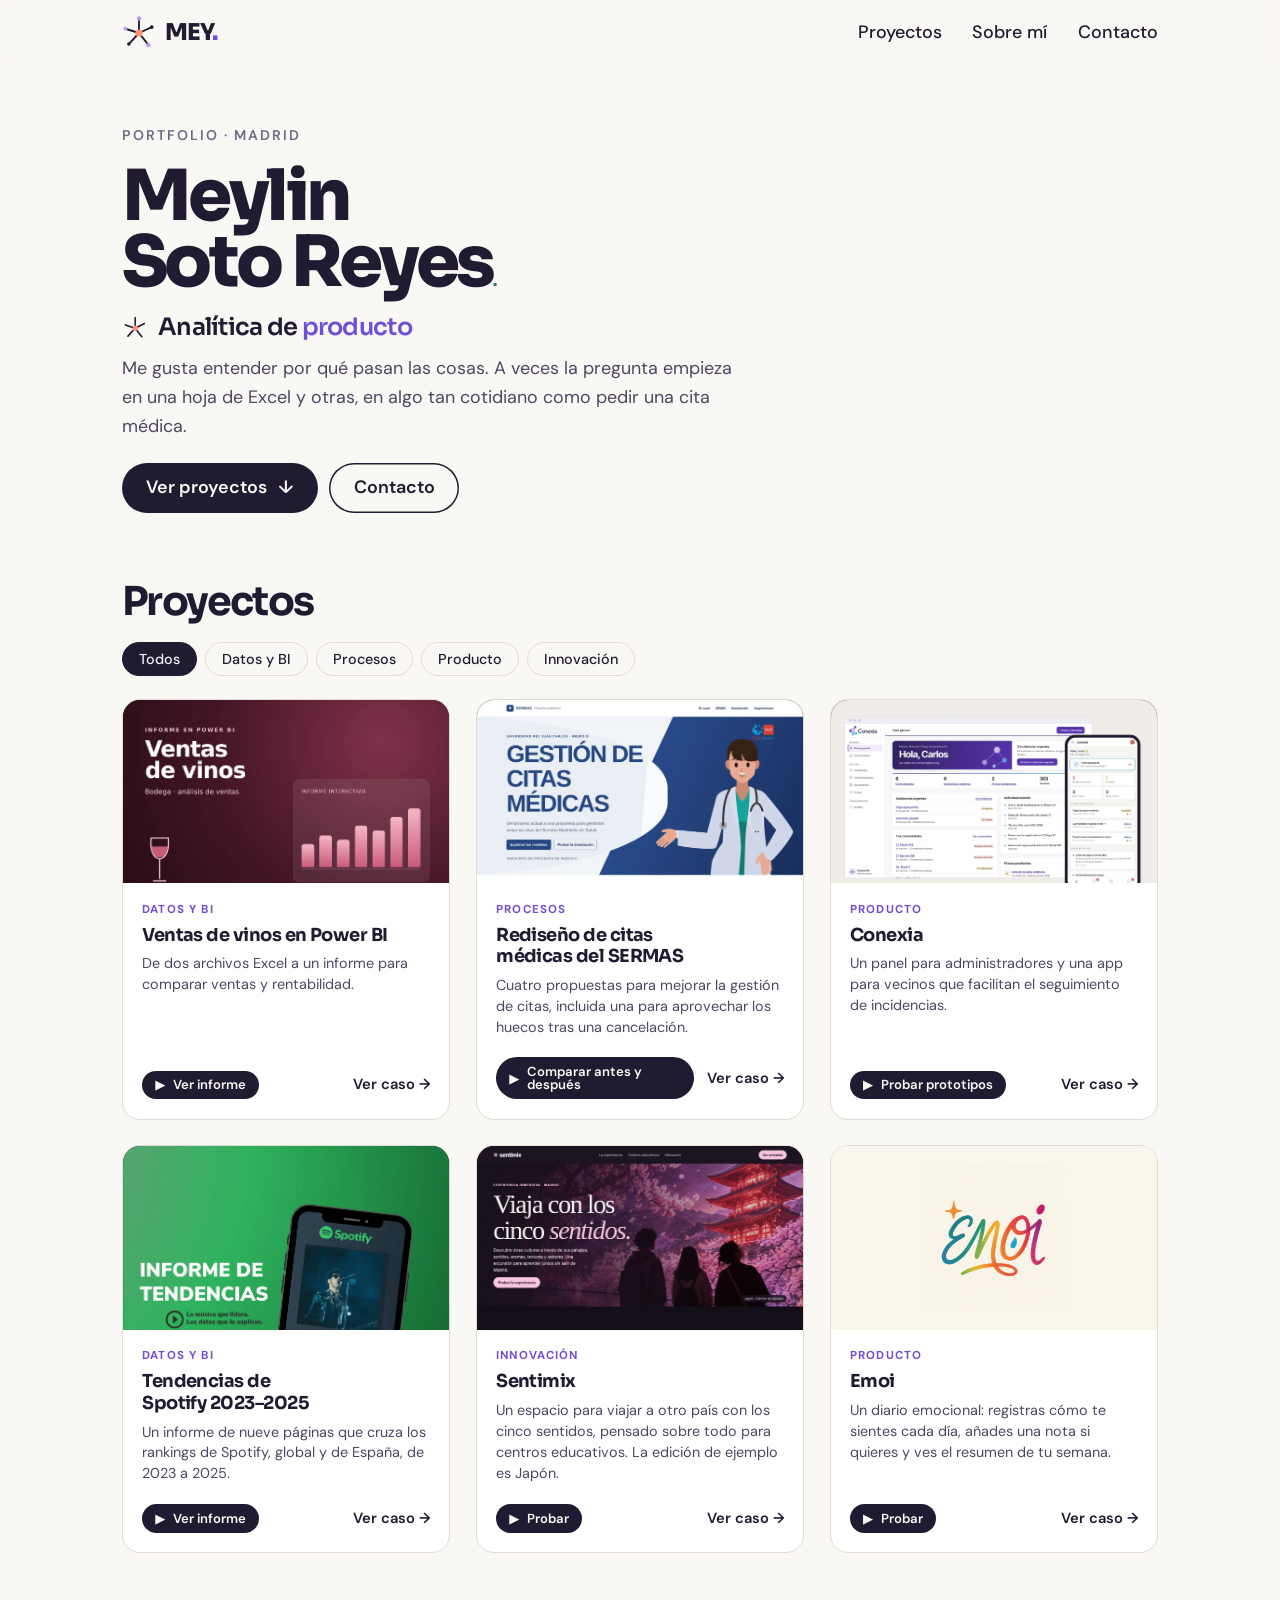
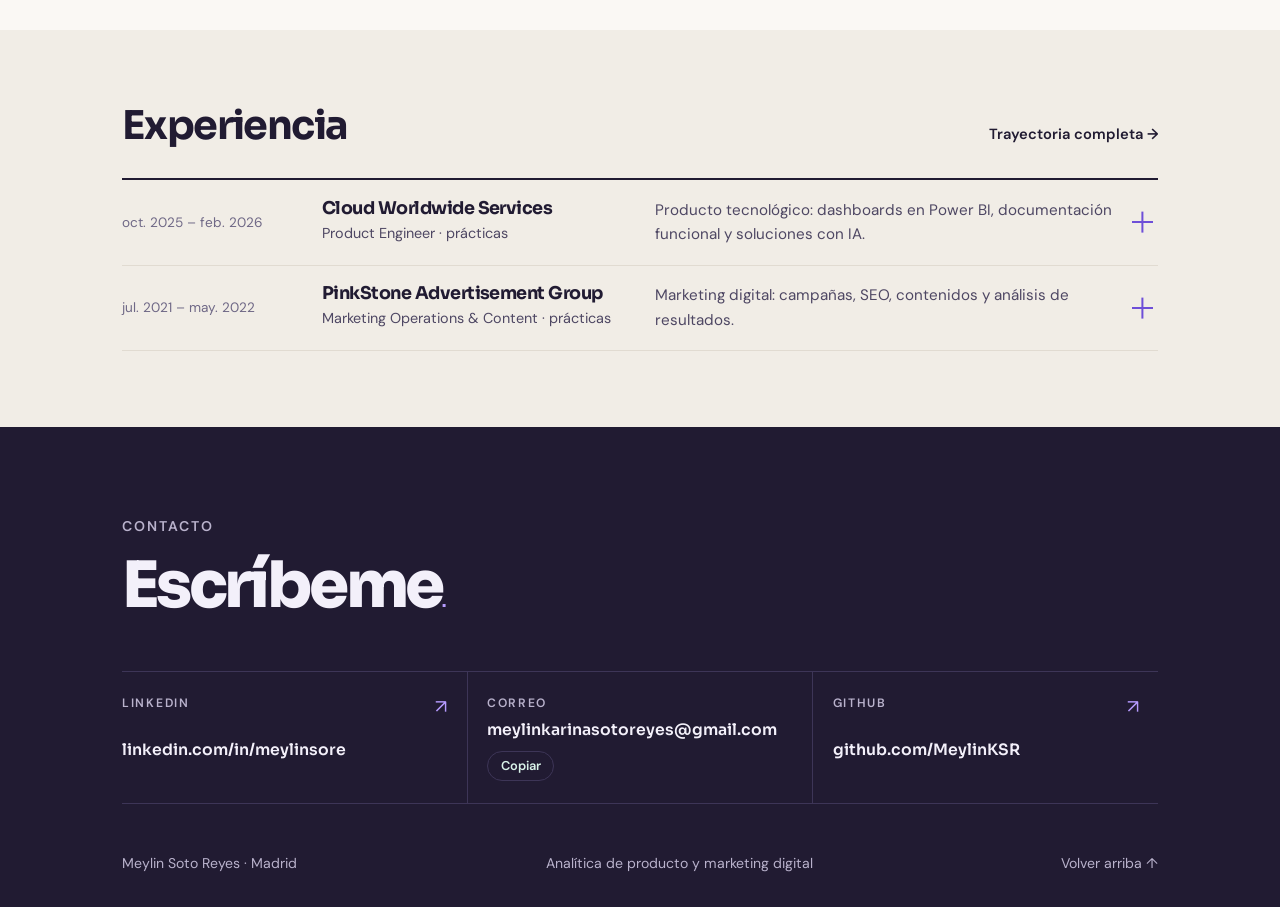
<file: index.html>
<!doctype html>
<html lang="es">
<head>
<meta charset="utf-8">
<meta name="viewport" content="width=device-width, initial-scale=1, viewport-fit=cover">
<title>Meylin Soto Reyes · MEY.</title>
<meta name="claude:viewport-fit-sides" content="cover">
<meta name="description" content="Meylin Soto Reyes. Analítica de producto y marketing digital en Madrid. Selección de trabajo en Power BI, producto y procesos.">
<meta property="og:title" content="Meylin Soto Reyes · Analítica de producto y marketing digital">
<meta property="og:description" content="Selección de trabajo: informes en Power BI, producto, procesos y marketing digital.">
<meta name="theme-color" content="#FAF8F4">
<link rel="icon" href="assets/img/favicon.svg" type="image/svg+xml">
<link rel="preconnect" href="https://fonts.googleapis.com">
<link rel="preconnect" href="https://fonts.gstatic.com" crossorigin>
<link rel="stylesheet" href="https://fonts.googleapis.com/css2?family=DM+Sans:ital,opsz,wght@0,9..40,400;0,9..40,500;0,9..40,600;1,9..40,400&family=Caveat:wght@400&family=Sora:wght@300;400;600;700;800&display=swap">
<link rel="stylesheet" href="assets/css/styles.css?v=21">
<!-- Umami (analítica de visitas) -->
<script defer src="https://cloud.umami.is/script.js" data-website-id="6c71785f-b3b7-48df-aa21-91d204837db0"></script>
</head>
<body>
<a class="skip" href="#main">Saltar al contenido</a>

<header class="nav" id="top">
  <div class="nav__in">
    <a class="logo" href="#inicio" aria-label="MEY, ir al inicio">
      <svg class="logo__mark" viewBox="0 0 40 40" aria-hidden="true">
        <g class="logo__rays">
          <line x1="20" y1="20" x2="20" y2="3"/>
          <line x1="20" y1="20" x2="35" y2="13"/>
          <line x1="20" y1="20" x2="31" y2="34"/>
          <line x1="20" y1="20" x2="8" y2="33"/>
          <line x1="20" y1="20" x2="4" y2="15"/>
        </g>
        <circle class="logo__core" cx="20" cy="20" r="4.2"/>
        <circle class="logo__dot d1" cx="20" cy="3" r="2.6"/>
        <circle class="logo__dot d2" cx="35" cy="13" r="2.2"/>
        <circle class="logo__dot d3" cx="31" cy="34" r="2.6"/>
        <circle class="logo__dot d4" cx="8" cy="33" r="2"/>
        <circle class="logo__dot d5" cx="4" cy="15" r="2.4"/>
      </svg>
      <span class="logo__word">MEY<span class="logo__stop">.</span></span>
    </a>
    <button class="nav__toggle" id="navToggle" aria-expanded="false" aria-controls="navMenu">
      <span class="sr">Abrir menú</span><span class="nav__bars" aria-hidden="true"></span>
    </button>
    <nav class="nav__menu" id="navMenu" aria-label="Principal">
      <a href="#proyectos" data-route="proyectos">Proyectos</a>
      <a href="#sobre-mi" data-route="sobre-mi">Sobre mí</a>
      <a href="#contacto" data-route="contacto">Contacto</a>
    </nav>
  </div>
</header>

<main id="main" tabindex="-1"></main>

<footer class="close" id="contacto">
  <div class="close__in">
    <p class="eyebrow eyebrow--light">Contacto</p>
    <h2 class="close__title">Escríbeme<span class="dot">.</span></h2>
    <div class="close__grid">
      <a class="close__link" href="https://www.linkedin.com/in/meylinsore" target="_blank" rel="noopener">
        <span class="close__label">LinkedIn</span>
        <span class="close__value">linkedin.com/in/meylinsore</span>
        <span class="close__arrow" aria-hidden="true">↗</span>
      </a>
      <div class="close__link close__link--mail">
        <span class="close__label">Correo</span>
        <a class="close__value" href="mailto:meylinkarinasotoreyes@gmail.com">meylinkarinasotoreyes@gmail.com</a>
        <button class="copy" type="button" id="copyMail" data-copy="meylinkarinasotoreyes@gmail.com">Copiar</button>
      </div>
      <a class="close__link" href="https://github.com/MeylinKSR" target="_blank" rel="noopener">
        <span class="close__label">GitHub</span>
        <span class="close__value">github.com/MeylinKSR</span>
        <span class="close__arrow" aria-hidden="true">↗</span>
      </a>
    </div>
    <div class="close__foot">
      <span>Meylin Soto Reyes · Madrid</span>
      <span>Analítica de producto y marketing digital</span>
      <a href="#inicio">Volver arriba ↑</a>
    </div>
  </div>
</footer>

<script src="assets/js/projects.js?v=21"></script>
<script src="assets/js/mesa-data.js?v=21"></script>
<script src="assets/js/mesa.js?v=21"></script>
<script src="assets/js/bi-vinos.js?v=21"></script>
<script src="assets/js/bi-case.js?v=21"></script>
<script src="assets/js/bpm-sermas.js?v=21"></script>
<script src="assets/js/bpm-case.js?v=21"></script>
<script src="assets/js/cx-case.js?v=21"></script>
<script src="assets/js/app.js?v=21"></script>
</body>
</html>
</file>
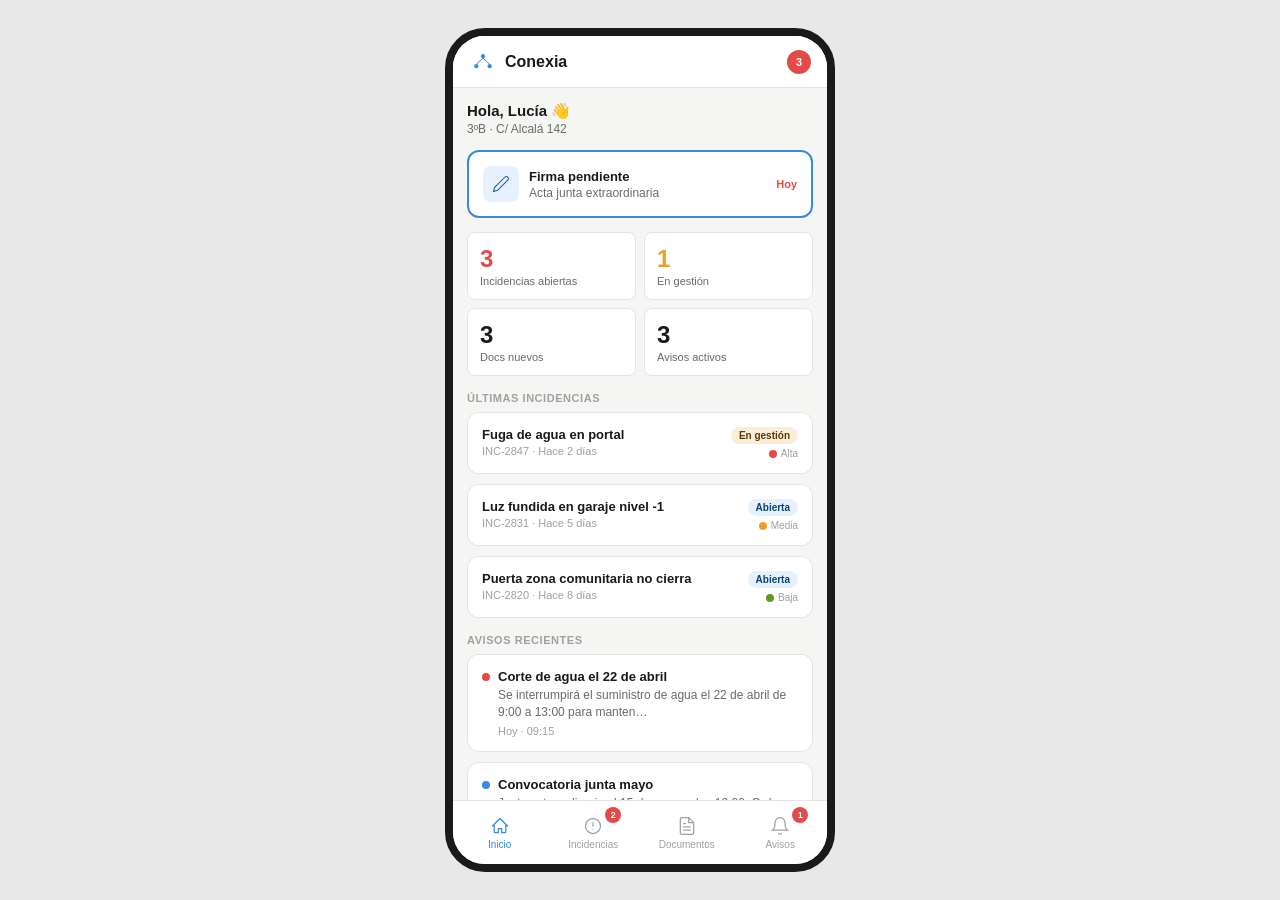
<file: demos/conexia-app/index.html>
<!DOCTYPE html>
<html lang="es">
<head>
  <meta charset="UTF-8"/>
  <meta name="viewport" content="width=device-width, initial-scale=1.0, maximum-scale=1.0"/>
  <title>Conexia — App vecino</title>
  <link rel="stylesheet" href="styles.css"/>
</head>
<body>
  <div id="app">
    <div class="screen" id="screen-inicio">
      <div class="screen-header">
        <div class="header-left">
          <div class="logo-small">
            <svg width="20" height="20" fill="none" viewBox="0 0 24 24"><circle cx="12" cy="5" r="2.5" fill="#378ADD"/><circle cx="4" cy="17" r="2.5" fill="#378ADD"/><circle cx="20" cy="17" r="2.5" fill="#378ADD"/><path d="M12 7.5L4 14.5M12 7.5L20 14.5" stroke="#378ADD" stroke-width="1.2"/></svg>
          </div>
          <span class="header-title">Conexia</span>
        </div>
        <div class="notif-badge">3</div>
      </div>
      <div class="screen-content" id="content-inicio"></div>
    </div>

    <div class="screen hidden" id="screen-incidencias">
      <div class="screen-header">
        <span class="header-title">Mis incidencias</span>
        <button class="btn-icon" onclick="showView('nueva-incidencia')">+</button>
      </div>
      <div class="screen-content" id="content-incidencias"></div>
    </div>

    <div class="screen hidden" id="screen-documentos">
      <div class="screen-header">
        <span class="header-title">Documentos</span>
      </div>
      <div class="screen-content" id="content-documentos"></div>
    </div>

    <div class="screen hidden" id="screen-avisos">
      <div class="screen-header">
        <span class="header-title">Avisos</span>
      </div>
      <div class="screen-content" id="content-avisos"></div>
    </div>

    <!-- Subvistas -->
    <div class="screen hidden" id="screen-nueva-incidencia">
      <div class="screen-header">
        <button class="btn-back" onclick="goBack()">← Atrás</button>
        <span class="header-title">Nueva incidencia</span>
        <span></span>
      </div>
      <div class="screen-content" id="content-nueva-incidencia"></div>
    </div>

    <div class="screen hidden" id="screen-firma">
      <div class="screen-header">
        <button class="btn-back" onclick="goBack()">← Atrás</button>
        <span class="header-title">Firma requerida</span>
        <span></span>
      </div>
      <div class="screen-content" id="content-firma"></div>
    </div>

    <nav class="navbar" id="main-nav">
      <div class="nav-item active" onclick="switchTab('inicio', this)">
        <svg width="20" height="20" fill="none" viewBox="0 0 24 24"><path d="M3 12L12 3l9 9M5 10v9a1 1 0 001 1h4v-5h4v5h4a1 1 0 001-1v-9" stroke="currentColor" stroke-width="1.5" stroke-linecap="round"/></svg>
        <span>Inicio</span>
      </div>
      <div class="nav-item" onclick="switchTab('incidencias', this)">
        <svg width="20" height="20" fill="none" viewBox="0 0 24 24"><circle cx="12" cy="12" r="9" stroke="currentColor" stroke-width="1.5"/><path d="M12 8v4M12 16h.01" stroke="currentColor" stroke-width="1.5" stroke-linecap="round"/></svg>
        <span>Incidencias</span>
        <div class="nav-badge">2</div>
      </div>
      <div class="nav-item" onclick="switchTab('documentos', this)">
        <svg width="20" height="20" fill="none" viewBox="0 0 24 24"><path d="M14 2H6a2 2 0 00-2 2v16a2 2 0 002 2h12a2 2 0 002-2V8z" stroke="currentColor" stroke-width="1.5"/><path d="M14 2v6h6M16 13H8M16 17H8M10 9H8" stroke="currentColor" stroke-width="1.5" stroke-linecap="round"/></svg>
        <span>Documentos</span>
      </div>
      <div class="nav-item" onclick="switchTab('avisos', this)">
        <svg width="20" height="20" fill="none" viewBox="0 0 24 24"><path d="M18 8A6 6 0 006 8c0 7-3 9-3 9h18s-3-2-3-9M13.73 21a2 2 0 01-3.46 0" stroke="currentColor" stroke-width="1.5" stroke-linecap="round"/></svg>
        <span>Avisos</span>
        <div class="nav-badge">1</div>
      </div>
    </nav>
  </div>

  <script src="data.js"></script>
  <script src="views/inicio.js"></script>
  <script src="views/incidencias.js"></script>
  <script src="views/documentos.js"></script>
  <script src="views/avisos.js"></script>
  <script src="views/nueva-incidencia.js"></script>
  <script src="views/firma.js"></script>
  <script src="views/views.js"></script>
  <script src="app.js"></script>
</body>
</html>
</file>
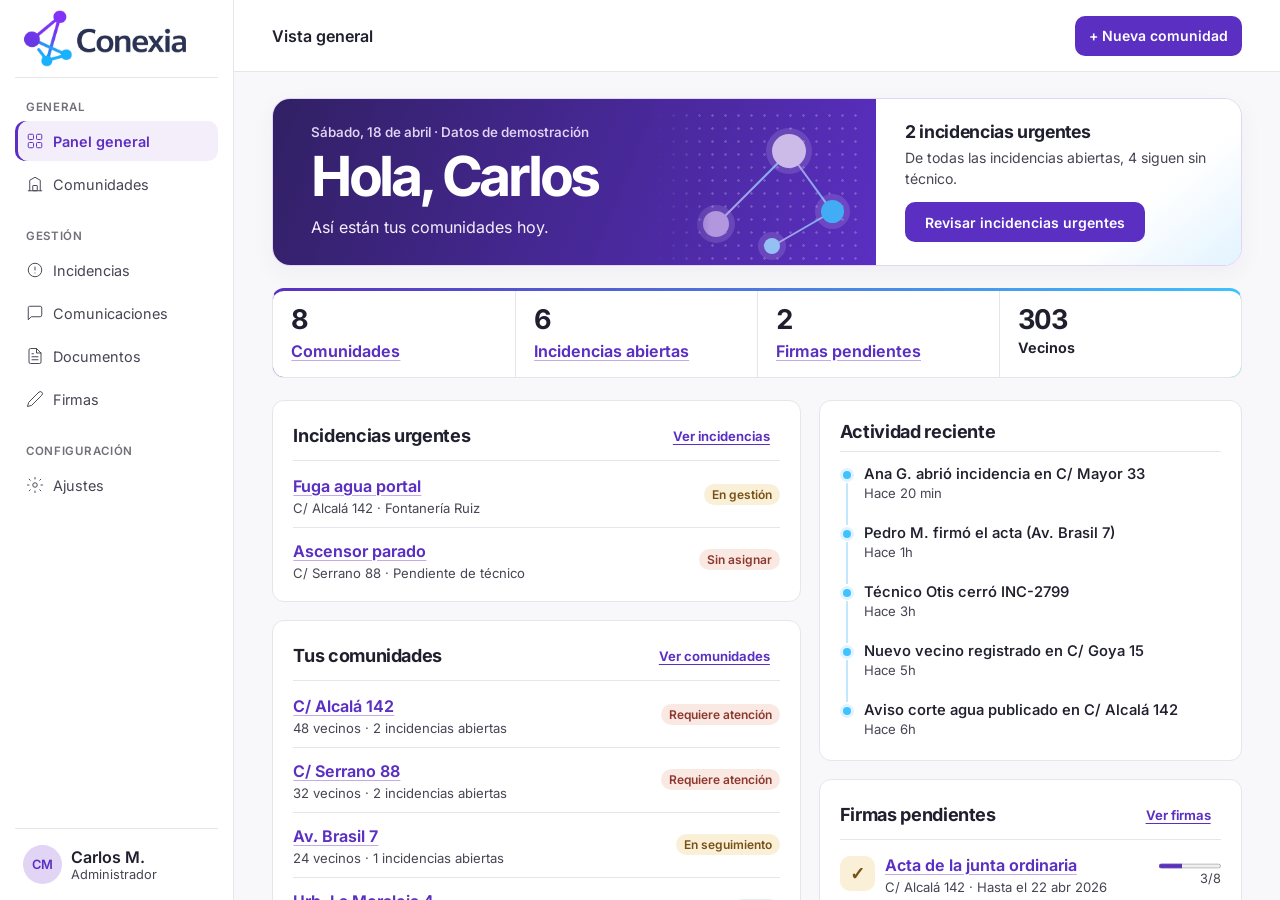
<file: demos/conexia/index.html>
<!DOCTYPE html>
<html lang="es">
<head>
  <meta charset="UTF-8"/>
  <meta name="viewport" content="width=device-width, initial-scale=1.0"/>
  <title>Conexia — Panel administrador</title>
  <link rel="stylesheet" href="styles.css"/>
<script defer src="https://cloud.umami.is/script.js" data-website-id="6c71785f-b3b7-48df-aa21-91d204837db0"></script>
</head>
<body><a class="skip-link" href="#main-content">Saltar al contenido</a>
  <div class="shell">
    <!-- Sidebar -->
    <aside class="sidebar">
      <div class="logo"><span class="brand-crop"><img src="assets/logo-conexia.png" alt="Conexia" width="1536" height="1024"></span></div>

      <nav class="nav-menu" aria-label="Navegación principal"><div class="nav-section">General</div>
      <button type="button" class="nav-item active" data-view="dashboard" onclick="switchView('dashboard',this)">
        <svg width="16" height="16" fill="none" viewBox="0 0 24 24"><rect x="3" y="3" width="7" height="7" rx="1.5" stroke="currentColor" stroke-width="1.3"/><rect x="14" y="3" width="7" height="7" rx="1.5" stroke="currentColor" stroke-width="1.3"/><rect x="3" y="14" width="7" height="7" rx="1.5" stroke="currentColor" stroke-width="1.3"/><rect x="14" y="14" width="7" height="7" rx="1.5" stroke="currentColor" stroke-width="1.3"/></svg>
        Panel general
      </button>
      <button type="button" class="nav-item" data-view="comunidades" onclick="switchView('comunidades',this)">
        <svg width="16" height="16" fill="none" viewBox="0 0 24 24"><path d="M3 21h18M5 21V7l7-4 7 4v14" stroke="currentColor" stroke-width="1.3" stroke-linecap="round"/><rect x="9" y="14" width="6" height="7" rx="0.5" stroke="currentColor" stroke-width="1.3"/></svg>
        Comunidades
      </button>

      <div class="nav-section">Gestión</div>
      <button type="button" class="nav-item" data-view="incidencias" onclick="switchView('incidencias',this)">
        <svg width="16" height="16" fill="none" viewBox="0 0 24 24"><circle cx="12" cy="12" r="9" stroke="currentColor" stroke-width="1.3"/><path d="M12 8v4M12 16h.01" stroke="currentColor" stroke-width="1.3" stroke-linecap="round"/></svg>
        Incidencias
        
      </button>
      <button type="button" class="nav-item" data-view="comunicaciones" onclick="switchView('comunicaciones',this)">
        <svg width="16" height="16" fill="none" viewBox="0 0 24 24"><path d="M21 15a2 2 0 01-2 2H7l-4 4V5a2 2 0 012-2h14a2 2 0 012 2z" stroke="currentColor" stroke-width="1.3" stroke-linecap="round"/></svg>
        Comunicaciones
        
      </button>
      <button type="button" class="nav-item" data-view="documentos" onclick="switchView('documentos',this)">
        <svg width="16" height="16" fill="none" viewBox="0 0 24 24"><path d="M14 2H6a2 2 0 00-2 2v16a2 2 0 002 2h12a2 2 0 002-2V8z" stroke="currentColor" stroke-width="1.3"/><path d="M14 2v6h6M16 13H8M16 17H8M10 9H8" stroke="currentColor" stroke-width="1.3" stroke-linecap="round"/></svg>
        Documentos
      </button>
      <button type="button" class="nav-item" data-view="firmas" onclick="switchView('firmas',this)">
        <svg width="16" height="16" fill="none" viewBox="0 0 24 24"><path d="M17 3a2.83 2.83 0 114 4L7.5 20.5 2 22l1.5-5.5L17 3z" stroke="currentColor" stroke-width="1.3" stroke-linecap="round"/></svg>
        Firmas
        
      </button>

      <div class="nav-section">Configuración</div>
      <button type="button" class="nav-item" data-view="ajustes" onclick="switchView('ajustes',this)">
        <svg width="16" height="16" fill="none" viewBox="0 0 24 24"><circle cx="12" cy="12" r="3" stroke="currentColor" stroke-width="1.3"/><path d="M12 2v2M12 20v2M4.22 4.22l1.42 1.42M18.36 18.36l1.42 1.42M2 12h2M20 12h2M4.22 19.78l1.42-1.42M18.36 5.64l1.42-1.42" stroke="currentColor" stroke-width="1.3" stroke-linecap="round"/></svg>
        Ajustes
      </button>

      </nav><div class="sidebar-footer">
        <div class="avatar-row">
          <div class="avatar">CM</div>
          <div>
            <div class="avatar-name-main">Carlos M.</div>
            <div class="avatar-role">Administrador</div>
          </div>
        </div>
      </div>
    </aside>

    <!-- Main -->
    <main class="main">
      <header class="topbar">
        <div id="topbar-title" class="topbar-title">Vista general</div>
        <div class="topbar-right">
          <button class="btn-primary-sm" onclick="switchView('nueva-comunidad',null)">+ Nueva comunidad</button>
        </div>
      </header>

      <div class="content" id="main-content" tabindex="-1"></div>
    </main>
  </div>

  <dialog id="record-dialog" aria-labelledby="record-title"></dialog><script src="data.js"></script>
  <script src="views/dashboard.js"></script>
  <script src="views/comunidades.js"></script>
  <script src="views/incidencias.js"></script>
  <script src="views/nueva-comunidad.js"></script>
  <script src="views/placeholder.js"></script>
  <script src="app.js"></script>
</body>
</html>
</file>
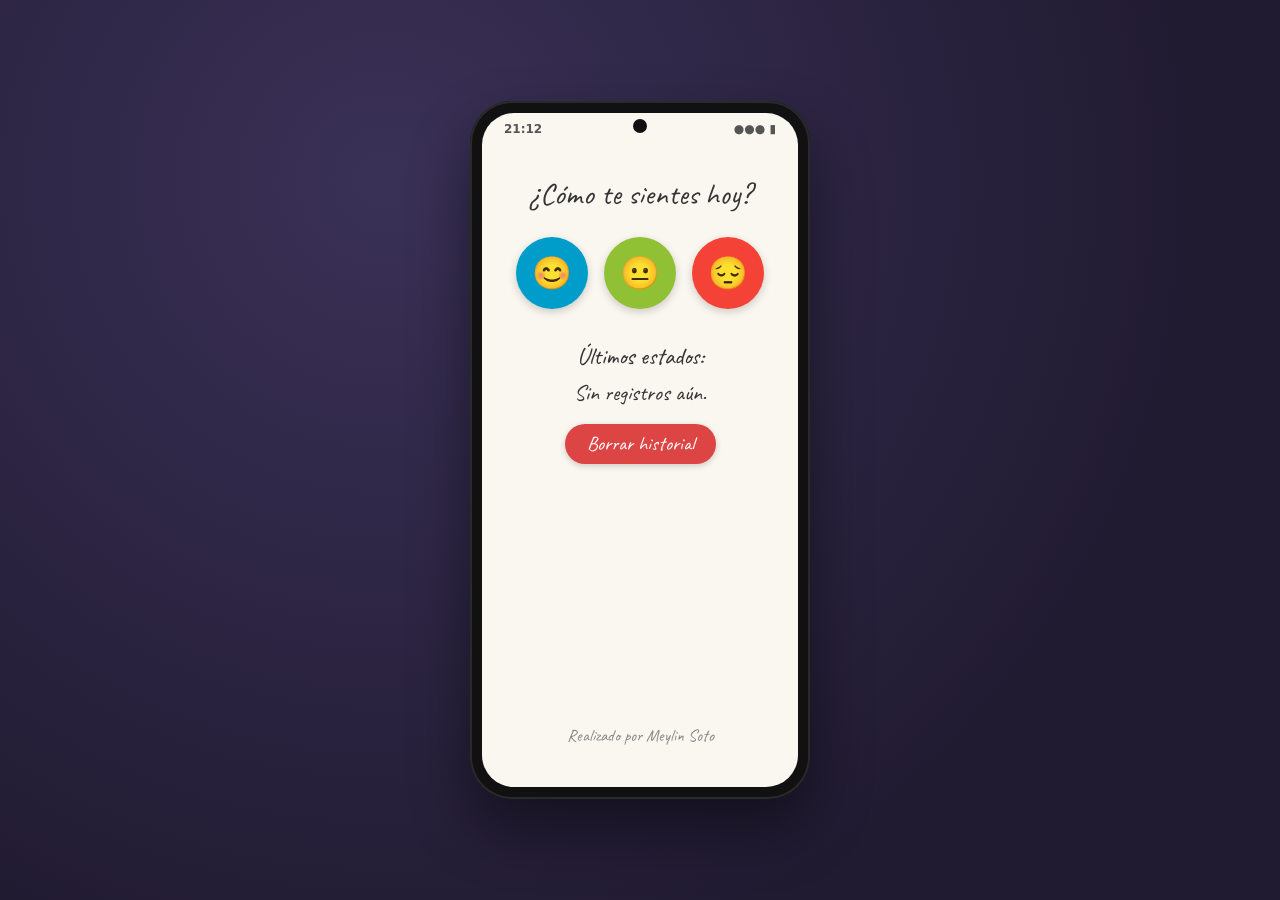
<file: demos/emoi/index.html>
<!doctype html>
<html lang="es">
<head>
<meta charset="utf-8">
<meta name="viewport" content="width=device-width, initial-scale=1">
<title>Emoi · demo web</title>
<link rel="preconnect" href="https://fonts.googleapis.com">
<link rel="preconnect" href="https://fonts.gstatic.com" crossorigin>
<link rel="stylesheet" href="https://fonts.googleapis.com/css2?family=Caveat:wght@400;700&display=swap">
<style>
  :root { --bg: #FAF7F1; --happy: #009DCB; --neutral: #90C134; --sad: #F44336; --text: #333333; }
  * { box-sizing: border-box; }
  html, body { margin: 0; height: 100%; }
  body {
    display: grid; place-items: center; min-height: 100%; padding: 24px 12px;
    background: radial-gradient(circle at 30% 20%, #3a3157, #211B32 70%);
    font-family: "Caveat", cursive; color: var(--text);
  }
  .phone {
    width: min(340px, 100%); aspect-ratio: 9 / 18.5; max-height: calc(100vh - 48px);
    background: #111; border-radius: 42px; padding: 12px; position: relative;
    box-shadow: 0 30px 60px rgba(0,0,0,.45), inset 0 0 0 2px #2a2a2a;
  }
  .screen { width: 100%; height: 100%; background: var(--bg); border-radius: 32px; overflow: hidden; display: flex; flex-direction: column; }
  .status { display: flex; justify-content: space-between; padding: 10px 22px 4px; font: 600 12px/1 system-ui, sans-serif; color: #555; }
  .notch { position: absolute; top: 18px; left: 50%; width: 14px; height: 14px; margin-left: -7px; border-radius: 50%; background: #111; }
  .app { flex: 1; overflow-y: auto; padding: 24px; display: flex; flex-direction: column; align-items: center; text-align: center; }
  h1 { font-weight: 400; font-size: 30px; margin: 12px 0 24px; }
  .emojis { display: flex; gap: 16px; }
  .emo {
    width: 72px; height: 72px; border-radius: 50%; border: 0; cursor: pointer; font-size: 32px; line-height: 1;
    display: grid; place-items: center; box-shadow: 0 3px 8px rgba(0,0,0,.18);
    transition: transform .15s ease, box-shadow .15s ease;
  }
  .emo:hover { transform: translateY(-2px); box-shadow: 0 6px 14px rgba(0,0,0,.22); }
  .emo:active { transform: scale(.92); }
  .emo:focus-visible { outline: 3px solid #333; outline-offset: 3px; }
  .happy { background: var(--happy); } .neutral { background: var(--neutral); } .sad { background: var(--sad); }
  h2 { font-weight: 400; font-size: 24px; margin: 32px 0 0; }
  .hist { list-style: none; padding: 0; margin: 8px 0 0; font-size: 22px; line-height: 1.35; min-height: 1.35em; }
  .hist li { animation: pop .3s ease; }
  @keyframes pop { from { opacity: 0; transform: translateY(-6px); } }
  .clear {
    margin-top: 16px; border: 0; border-radius: 999px; padding: 10px 22px; cursor: pointer;
    background: #DD4444; color: #fff; font: 400 20px/1 "Caveat", cursive; box-shadow: 0 2px 6px rgba(0,0,0,.18);
  }
  .clear:active { transform: scale(.96); }
  .author { margin-top: auto; padding-top: 40px; font-size: 17px; color: #888; }
  .toast {
    position: absolute; left: 50%; bottom: 48px; transform: translate(-50%, 10px); opacity: 0;
    background: #333; color: #fff; padding: 8px 16px; border-radius: 999px; font: 500 13px/1.2 system-ui, sans-serif;
    transition: opacity .2s, transform .2s; pointer-events: none; white-space: nowrap;
  }
  .toast.on { opacity: 1; transform: translate(-50%, 0); }
  @media (prefers-reduced-motion: reduce) { * { transition: none !important; animation: none !important; } }
</style>
</head>
<body>
<div class="phone" role="application" aria-label="Recreación web de la app Emoi">
  <span class="notch" aria-hidden="true"></span>
  <div class="screen">
    <div class="status" aria-hidden="true"><span id="clock">9:41</span><span>●●● ▮</span></div>
    <main class="app">
      <h1>¿Cómo te sientes hoy?</h1>
      <div class="emojis">
        <button class="emo happy" type="button" data-mood="😊" aria-label="Contenta">😊</button>
        <button class="emo neutral" type="button" data-mood="😐" aria-label="Normal">😐</button>
        <button class="emo sad" type="button" data-mood="😔" aria-label="Triste">😔</button>
      </div>
      <h2>Últimos estados:</h2>
      <ul class="hist" id="hist" aria-live="polite"></ul>
      <button class="clear" type="button" id="clear">Borrar historial</button>
      <p class="author">Realizado por Meylin Soto</p>
    </main>
  </div>
  <div class="toast" id="toast" role="status"></div>
</div>
<script>
(function () {
  "use strict";
  var KEY = "emoi-demo-moods";
  var hist = document.getElementById("hist"), toast = document.getElementById("toast"), t;
  function load() { try { return JSON.parse(localStorage.getItem(KEY)) || []; } catch (e) { return []; } }
  function save(l) { try { localStorage.setItem(KEY, JSON.stringify(l)); } catch (e) {} }
  var moods = load();
  function fmt(d) { function z(n) { return (n < 10 ? "0" : "") + n; } return z(d.getDate()) + "/" + z(d.getMonth() + 1) + "/" + d.getFullYear(); }
  function render() {
    hist.innerHTML = "";
    if (!moods.length) { var li = document.createElement("li"); li.textContent = "Sin registros aún."; hist.appendChild(li); return; }
    moods.forEach(function (m) { var li = document.createElement("li"); li.textContent = m; hist.appendChild(li); });
  }
  function say(msg) { toast.textContent = msg; toast.classList.add("on"); clearTimeout(t); t = setTimeout(function () { toast.classList.remove("on"); }, 1400); }
  document.querySelectorAll("[data-mood]").forEach(function (b) {
    b.addEventListener("click", function () {
      moods.unshift(b.getAttribute("data-mood") + " - " + fmt(new Date()));
      moods = moods.slice(0, 5); save(moods); render(); say("Estado guardado");
    });
  });
  document.getElementById("clear").addEventListener("click", function () { moods = []; save(moods); render(); say("Historial borrado"); });
  var c = document.getElementById("clock"), now = new Date();
  c.textContent = now.getHours() + ":" + (now.getMinutes() < 10 ? "0" : "") + now.getMinutes();
  render();
})();
</script>
<script defer src="https://cloud.umami.is/script.js" data-website-id="6c71785f-b3b7-48df-aa21-91d204837db0"></script>
</body>
</html>
</file>
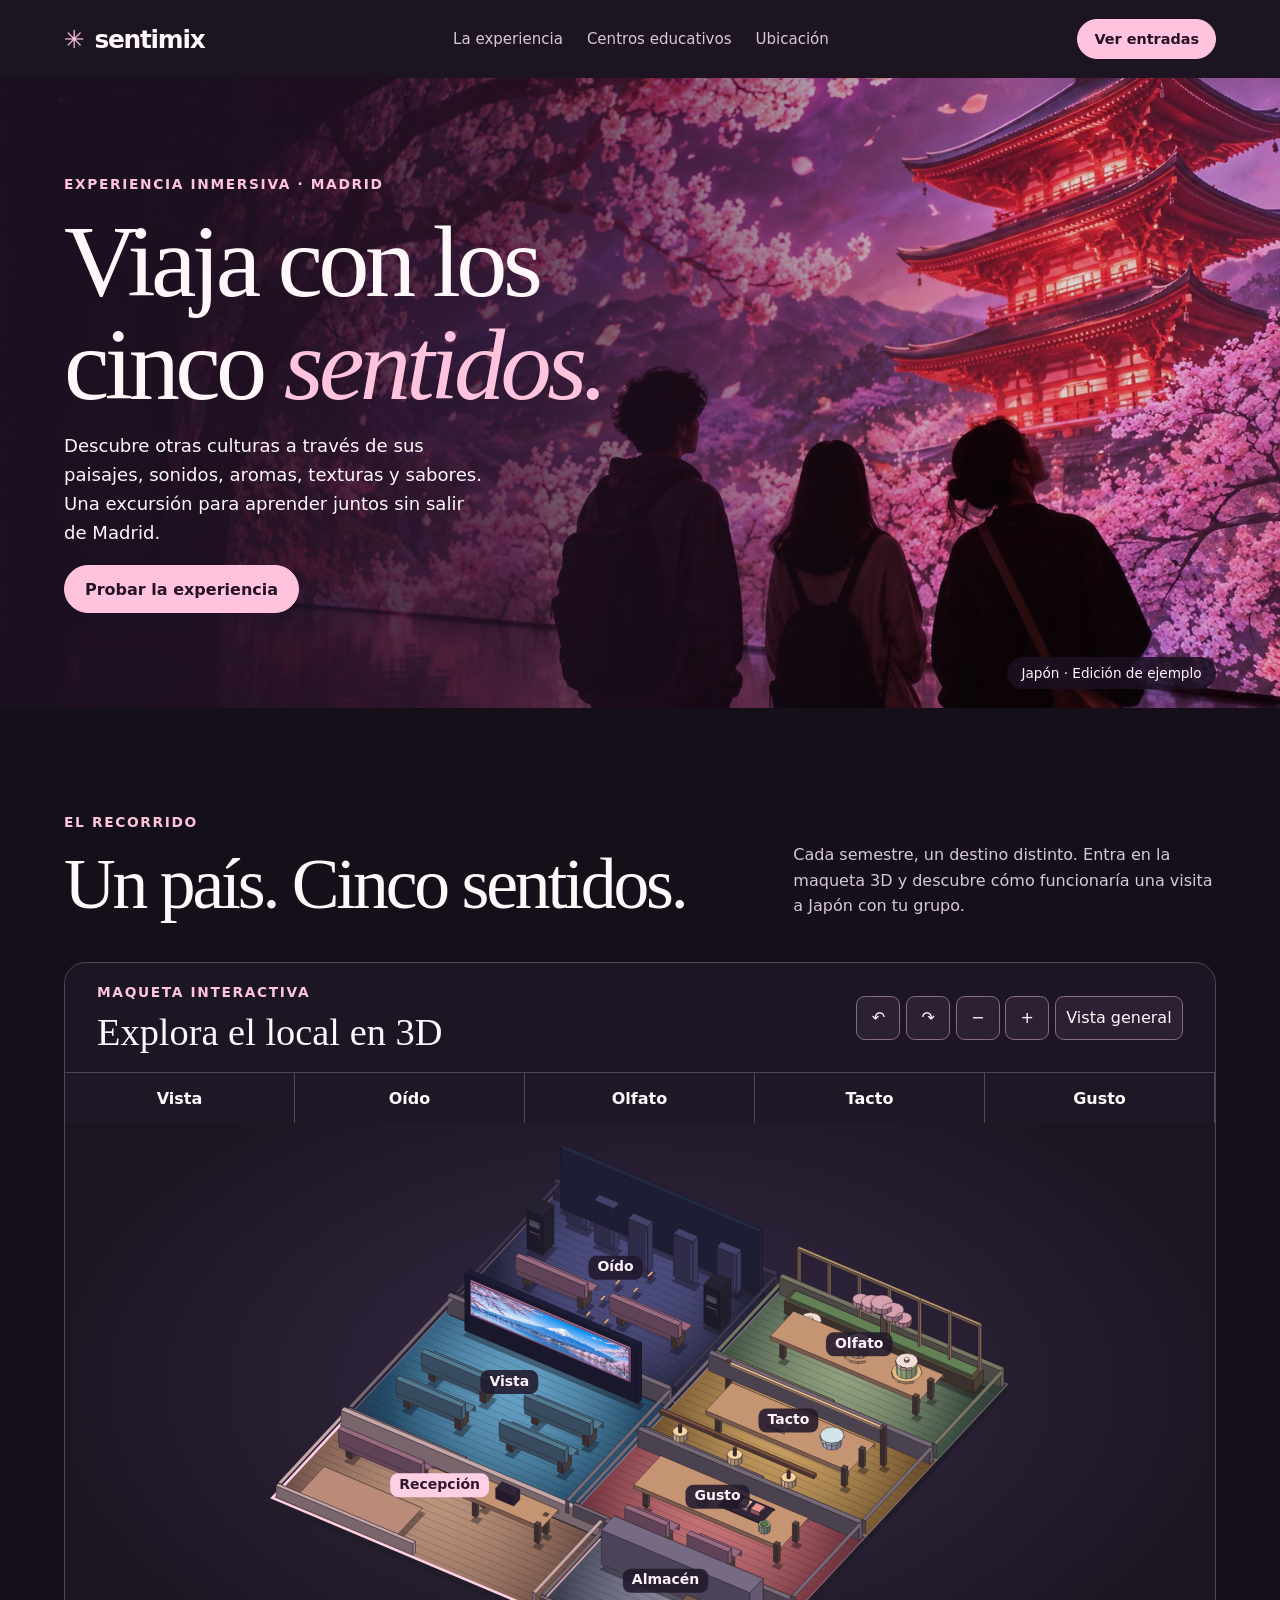
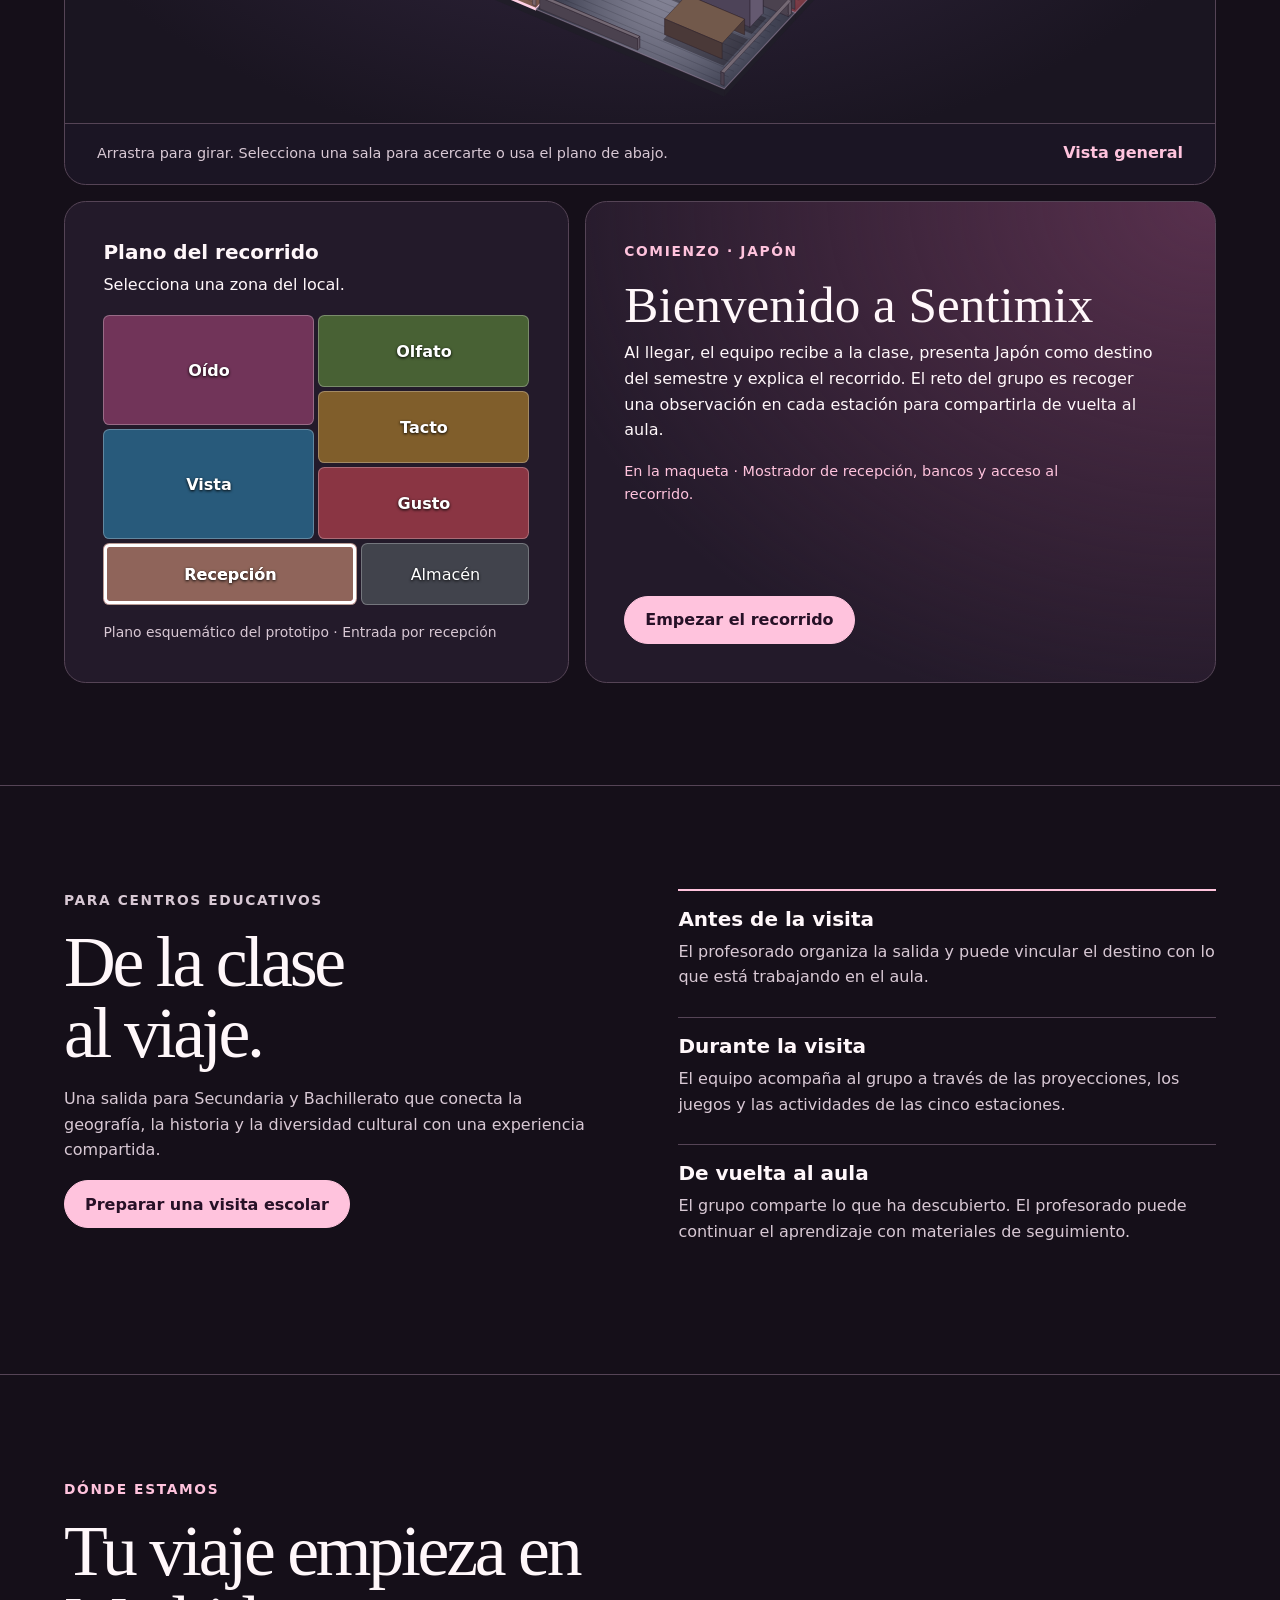
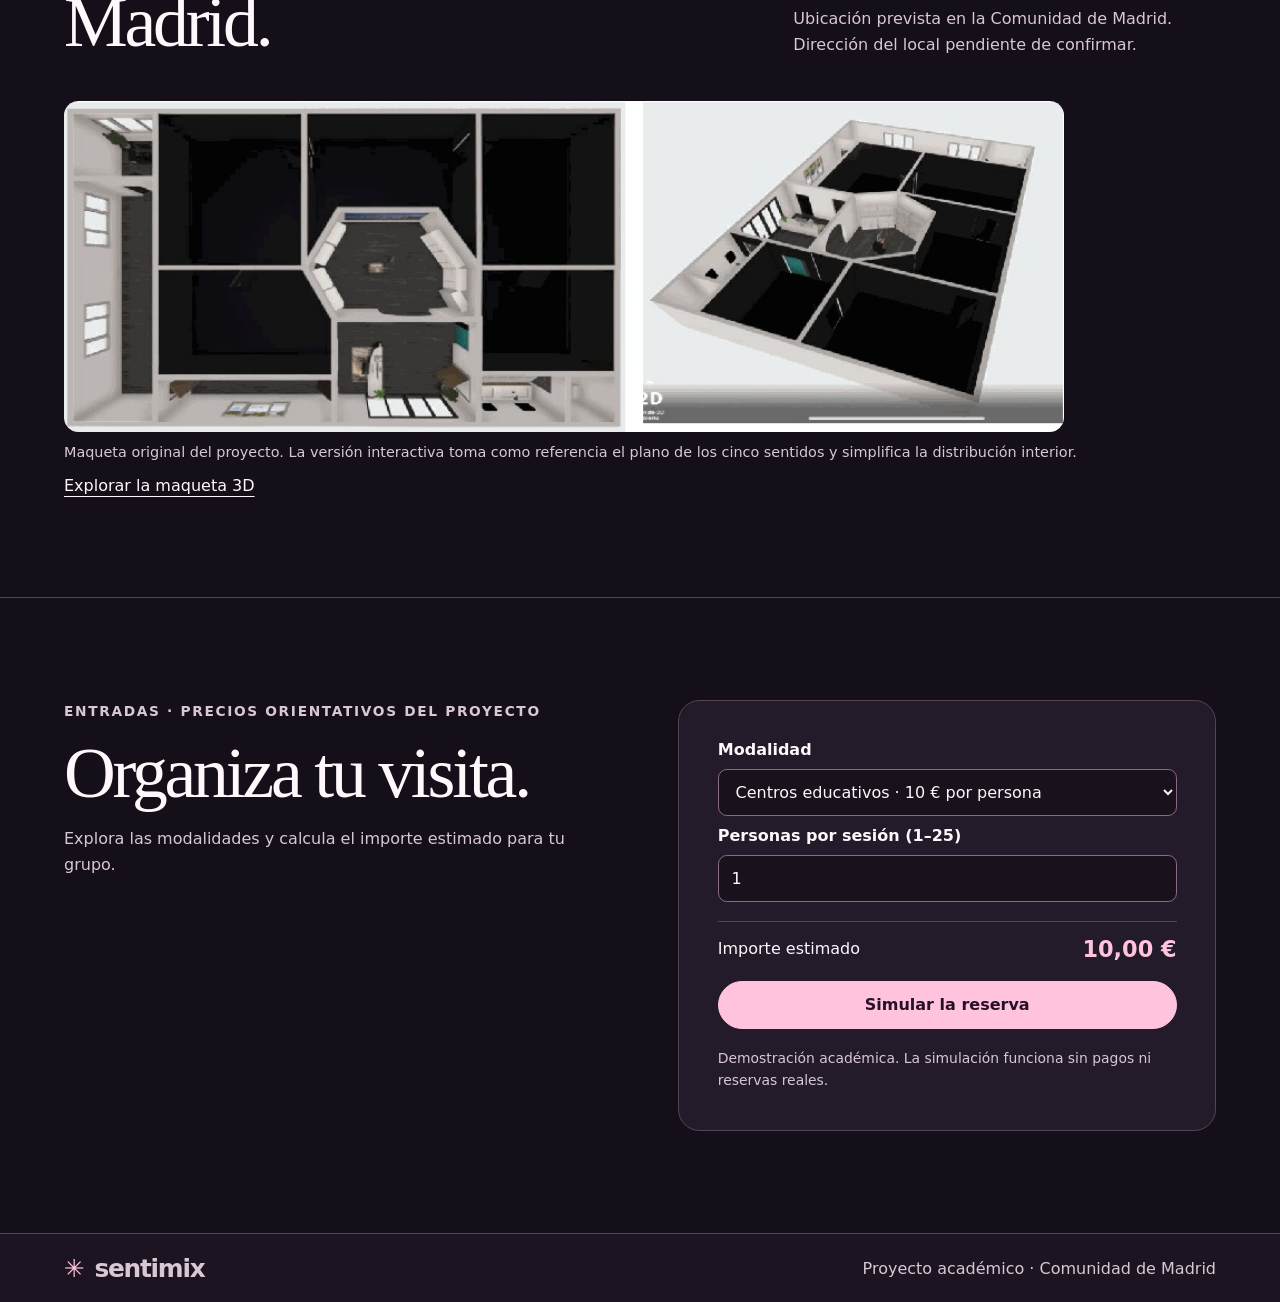
<file: demos/sentimix/index.html>
<!doctype html>
<html lang="es">
<head>
  <meta charset="utf-8">
  <meta name="viewport" content="width=device-width, initial-scale=1">
  <meta name="description" content="Sentimix, una experiencia educativa que acerca otras culturas a través de los cinco sentidos en la Comunidad de Madrid.">
  <title>Sentimix · Viaja con los cinco sentidos</title>
  <link rel="stylesheet" href="styles.css">
  <script src="model.js" defer></script>
  <script src="sensory.js" defer></script>
  <script src="app.js" defer></script>
<script defer src="https://cloud.umami.is/script.js" data-website-id="6c71785f-b3b7-48df-aa21-91d204837db0"></script>
</head>
<body>
  <header class="top">
    <a href="#" class="brand"><span aria-hidden="true">✳</span> sentimix</a>
    <nav aria-label="Navegación principal">
      <a href="#experiencia">La experiencia</a><a href="#centros">Centros educativos</a><a href="#local">Ubicación</a>
    </nav>
    <a class="button small" href="#entradas">Ver entradas</a>
  </header>
  <main>
    <section class="hero" aria-labelledby="hero-title">
      <div class="hero-content">
        <p class="label">Experiencia inmersiva · Madrid</p>
        <h1 id="hero-title">Viaja con los<br>cinco <em>sentidos.</em></h1>
        <p>Descubre otras culturas a través de sus paisajes, sonidos, aromas, texturas y sabores. Una excursión para aprender juntos sin salir de Madrid.</p>
        <a class="button" href="#experiencia">Probar la experiencia</a>
      </div>
      <div class="hero-caption">Japón · Edición de ejemplo</div>
    </section>
    <section class="section" id="experiencia">
      <div class="section-head">
        <div><p class="label">El recorrido</p><h2>Un país. Cinco sentidos.</h2></div>
        <p>Cada semestre, un destino distinto. Entra en la maqueta 3D y descubre cómo funcionaría una visita a Japón con tu grupo.</p>
      </div>
      <div class="model" id="model">
        <div class="model-heading">
          <div><p class="label">Maqueta interactiva</p><h3>Explora el local en 3D</h3></div>
          <div class="model-controls" aria-label="Controles de la maqueta">
            <button type="button" id="model-left" aria-label="Girar a la izquierda">↶</button>
            <button type="button" id="model-right" aria-label="Girar a la derecha">↷</button>
            <button type="button" id="model-out" aria-label="Alejar">−</button>
            <button type="button" id="model-in" aria-label="Acercar">+</button>
            <button type="button" id="model-reset">Vista general</button>
          </div>
        </div>
        <div class="station-strip" aria-label="Estaciones sensoriales">
          <button type="button" data-room="1"><strong>Vista</strong></button>
          <button type="button" data-room="2"><strong>Oído</strong></button>
          <button type="button" data-room="3"><strong>Olfato</strong></button>
          <button type="button" data-room="4"><strong>Tacto</strong></button>
          <button type="button" data-room="5"><strong>Gusto</strong></button>
        </div>
        <div class="model-stage">
        <canvas id="model-canvas" aria-label="Maqueta 3D interactiva del local de Sentimix" aria-describedby="model-help">Puedes explorar las mismas estaciones en el plano de abajo.</canvas>
        <section class="immersion" id="immersion" aria-labelledby="immersion-title" hidden>
          <img id="immersion-image" alt="">
          <div class="immersion-copy">
            <p class="label" id="immersion-sense"></p>
            <h4 id="immersion-title"></h4>
            <p id="immersion-prompt"></p>
            <div class="sensory-options" id="sensory-options"></div>
            <p class="sensory-result" id="sensory-result" role="status" hidden></p>
            <p class="immersion-credit">Recreación visual de la sala</p>
          </div>
        </section>
        </div>
        <div class="model-footer"><p id="model-help">Arrastra para girar. Selecciona una sala para acercarte o usa el plano de abajo.</p><output id="model-view">Vista general</output></div>
      </div>
      <div class="tour">
        <div class="floor-card">
          <h3>Plano del recorrido</h3>
          <p>Selecciona una zona del local.</p>
          <div class="floor" aria-label="Plano interactivo del local">
            <button type="button" class="reception" data-room="0">Recepción</button>
            <button type="button" class="sight" data-room="1">Vista</button>
            <button type="button" class="sound" data-room="2">Oído</button>
            <button type="button" class="smell" data-room="3">Olfato</button>
            <button type="button" class="touch" data-room="4">Tacto</button>
            <button type="button" class="taste" data-room="5">Gusto</button>
            <div class="storage">Almacén</div>
          </div>
          <p class="muted note">Plano esquemático del prototipo · Entrada por recepción</p>
        </div>
        <div class="scene" data-scene="0">
          <div class="scene-content" id="scene" aria-live="polite">
            <p class="label" id="stage">Comienzo · Japón</p>
            <h3 id="room-title">Bienvenido a Sentimix</h3>
            <p id="room-description">Tu grupo llega a recepción. El equipo os presenta Japón y os explica cómo recorrer las cinco estaciones.</p>
            <p class="scene-equipment" id="room-equipment"></p>
            <button type="button" class="button outline" id="activity" hidden></button>
            <p class="detail" id="detail" hidden></p>
          </div>
          <div class="tour-actions">
            <button type="button" class="button outline" id="previous" hidden>Anterior</button>
            <button type="button" class="button" id="next">Empezar el recorrido</button>
          </div>
        </div>
      </div>
    </section>
    <section class="section education" id="centros">
      <div><p class="label">Para centros educativos</p><h2>De la clase<br>al viaje.</h2><p>Una salida para Secundaria y Bachillerato que conecta la geografía, la historia y la diversidad cultural con una experiencia compartida.</p><a class="button" href="#entradas">Preparar una visita escolar</a></div>
      <div class="education-steps">
        <article><h3>Antes de la visita</h3><p>El profesorado organiza la salida y puede vincular el destino con lo que está trabajando en el aula.</p></article>
        <article><h3>Durante la visita</h3><p>El equipo acompaña al grupo a través de las proyecciones, los juegos y las actividades de las cinco estaciones.</p></article>
        <article><h3>De vuelta al aula</h3><p>El grupo comparte lo que ha descubierto. El profesorado puede continuar el aprendizaje con materiales de seguimiento.</p></article>
      </div>
    </section>
    <section class="section location" id="local">
      <div class="section-head"><div><p class="label">Dónde estamos</p><h2>Tu viaje empieza en Madrid.</h2></div><p>Ubicación prevista en la Comunidad de Madrid. Dirección del local pendiente de confirmar.</p></div>
      <figure><img src="maqueta.jpg" width="898" height="298" loading="lazy" alt="Dos vistas de la maqueta académica con la recepción central y las salas a su alrededor"><figcaption>Maqueta original del proyecto. La versión interactiva toma como referencia el plano de los cinco sentidos y simplifica la distribución interior.</figcaption></figure>
      <a class="text-link" href="#model">Explorar la maqueta 3D</a>
    </section>
    <section class="section booking" id="entradas">
      <div><p class="label">Entradas · Precios orientativos del proyecto</p><h2>Organiza tu visita.</h2><p>Explora las modalidades y calcula el importe estimado para tu grupo.</p></div>
      <form class="booking-card" id="booking-form">
        <label for="ticket">Modalidad</label>
        <select id="ticket"><option value="10">Centros educativos · 10 € por persona</option><option value="15">Público general · 15 € por persona</option><option value="private">Evento privado · 15 € por persona</option></select>
        <label for="people">Personas por sesión (1–25)</label>
        <input type="number" id="people" min="1" max="25" step="1" value="1" required>
        <div class="total"><span>Importe estimado</span><output id="total" for="ticket people">10,00 €</output></div>
        <button type="submit" class="button">Simular la reserva</button>
        <p class="muted note">Demostración académica. La simulación funciona sin pagos ni reservas reales.</p>
        <p class="confirmation" id="confirmation" role="status" hidden></p>
      </form>
    </section>
  </main>
  <footer><a href="#" class="brand"><span aria-hidden="true">✳</span> sentimix</a><span>Proyecto académico · Comunidad de Madrid</span></footer>
</body>
</html>
</file>
<file: assets/css/styles.css>
/* ==========================================================
   MEY. · Creative Editorial Tech
   Rejilla editorial de 12 columnas; secciones que alternan marfil,
   papel y azul noche; la tipografía grande hace de imagen principal.
   Menta y coral solo como acentos puntuales.
   ========================================================== */
:root {
  --night: #211B32;
  --night-2: #2C2542;
  --night-line: #3D3557;
  --lilac: #B69BFF;
  --lilac-deep: #6E4FD8;
  --mint: #D9F3E9;
  --mint-deep: #2E7D62;
  --coral: #FF917B;
  --coral-deep: #C24A33;
  --ivory: #FAF8F4;
  --paper: #F1EDE6;
  --ink: #211B32;
  --ink-2: #4E4763;
  --ink-3: #6F6886;
  --line: #E1DBD1;
  --on-night: #F3F0FA;
  --on-night-2: #B9B2CC;

  --f-display: "Sora", "Segoe UI", system-ui, sans-serif;
  --f-text: "DM Sans", "Segoe UI", system-ui, sans-serif;

  --step--1: clamp(.82rem, .8rem + .1vw, .9rem);
  --step-0: clamp(1rem, .96rem + .2vw, 1.12rem);
  --step-1: clamp(1.2rem, 1.1rem + .5vw, 1.5rem);
  --step-2: clamp(1.5rem, 1.3rem + 1vw, 2.2rem);
  --step-3: clamp(1.9rem, 1.4rem + 2.4vw, 3.4rem);
  --step-4: clamp(2.4rem, 1.5rem + 4.4vw, 5.6rem);
  --step-5: clamp(3rem, 1.2rem + 8.4vw, 10rem);

  --gutter: max(16px, env(safe-area-inset-left, 0px));
  --gutter-r: max(16px, env(safe-area-inset-right, 0px));
  --wrap: 1360px;
  --r: 18px;
  --ease: cubic-bezier(.2, .7, .1, 1);
  color-scheme: light;
}

*, *::before, *::after { box-sizing: border-box; }
html { scroll-behavior: smooth; -webkit-text-size-adjust: 100%; }
body {
  margin: 0; background: var(--ivory); color: var(--ink);
  font-family: var(--f-text); font-size: var(--step-0); line-height: 1.6;
  -webkit-font-smoothing: antialiased; overflow-x: hidden;
}
body::before { content: ""; position: fixed; inset: 0 0 auto; height: env(safe-area-inset-top, 0px); z-index: 60; background: var(--ivory); }
img { max-width: 100%; display: block; }
a { color: inherit; }
h1, h2, h3, h4 { font-family: var(--f-display); margin: 0; line-height: 1.02; letter-spacing: -.035em; text-wrap: balance; font-weight: 700; }
p { margin: 0; }
ul, ol { margin: 0; padding: 0; }
:focus-visible { outline: 3px solid var(--lilac-deep); outline-offset: 3px; border-radius: 6px; }
.sr { position: absolute; width: 1px; height: 1px; overflow: hidden; clip: rect(0 0 0 0); white-space: nowrap; }
.skip { position: fixed; left: 12px; top: -60px; z-index: 100; background: var(--night); color: var(--on-night); padding: .6rem 1rem; border-radius: 10px; }
.skip:focus { top: calc(12px + env(safe-area-inset-top, 0px)); }

.wrap { max-width: var(--wrap); margin-inline: auto; padding-left: var(--gutter); padding-right: var(--gutter-r); }
@media (min-width: 700px) {
  .wrap { padding-left: max(40px, env(safe-area-inset-left, 0px)); padding-right: max(40px, env(safe-area-inset-right, 0px)); }
}

.eyebrow {
  display: block; font-size: var(--step--1); font-weight: 600;
  letter-spacing: .14em; text-transform: uppercase; color: var(--ink-3);
}
.eyebrow--light { color: var(--on-night-2); }

/* ---------- Botones ---------- */
.btn {
  --bg: var(--night); --fg: var(--ivory);
  display: inline-flex; align-items: center; gap: .6em;
  padding: .9em 1.35em; border-radius: 999px; border: 0;
  background: var(--bg); color: var(--fg); text-decoration: none;
  font: 600 var(--step-0)/1 var(--f-text); cursor: pointer;
  transition: transform .3s var(--ease), background .25s, color .25s, box-shadow .25s;
}
.btn:hover { transform: translateY(-2px); background: var(--lilac-deep); color: var(--ivory); }
.btn:active { transform: none; }
.btn .arr { transition: transform .3s var(--ease); }
.btn:hover .arr { transform: translateX(3px); }
.btn--lilac { --bg: var(--lilac); --fg: var(--night); }
.btn--lilac:hover { background: var(--ivory); color: var(--night); }
.btn--ghost { --bg: transparent; --fg: var(--ink); box-shadow: inset 0 0 0 1.5px var(--ink); }
.btn--ghost:hover { background: var(--night); color: var(--ivory); }
.btn--ghost-light { --bg: transparent; --fg: var(--on-night); box-shadow: inset 0 0 0 1.5px var(--night-line); }
.btn--ghost-light:hover { background: var(--on-night); color: var(--night); }
.btn--small { padding: .7em 1.1em; font-size: .92rem; }
.actions { display: flex; flex-wrap: wrap; gap: .7rem; }

/* ---------- Navegación ---------- */
.nav {
  position: sticky; top: env(safe-area-inset-top, 0px); z-index: 50;
  background: color-mix(in srgb, var(--ivory) 88%, transparent);
  backdrop-filter: blur(14px); -webkit-backdrop-filter: blur(14px);
  border-bottom: 1px solid transparent; transition: border-color .3s;
}
.nav.is-scrolled { border-bottom-color: var(--line); }
.nav__in {
  max-width: var(--wrap); margin-inline: auto;
  padding: .85rem var(--gutter-r) .85rem var(--gutter);
  display: flex; align-items: center; justify-content: space-between; gap: 1rem;
}
@media (min-width: 700px) { .nav__in { padding-left: max(40px, env(safe-area-inset-left, 0px)); padding-right: max(40px, env(safe-area-inset-right, 0px)); } }
.logo { display: inline-flex; align-items: center; gap: .55rem; text-decoration: none; }
.logo__mark { width: 34px; height: 34px; overflow: visible; transition: transform .6s var(--ease); }
.logo__rays line { stroke: var(--night); stroke-width: 2.2; stroke-linecap: round; }
.logo__core { fill: var(--coral); }
.logo__dot { fill: var(--lilac); }
.logo__dot.d2, .logo__dot.d4 { fill: var(--night); }
.logo__word { font: 800 1.45rem/1 var(--f-display); letter-spacing: -.04em; }
.logo__stop { color: var(--lilac-deep); }
.logo:hover .logo__mark { transform: rotate(-18deg); }

.nav__menu { display: flex; align-items: center; gap: clamp(1rem, 2.4vw, 2.2rem); }
.nav__menu a:not(.btn) { text-decoration: none; font-weight: 500; position: relative; padding-block: .3rem; }
.nav__menu a:not(.btn)::after {
  content: ""; position: absolute; left: 0; right: 0; bottom: 0; height: 2px; background: var(--lilac-deep);
  transform: scaleX(0); transform-origin: right; transition: transform .3s var(--ease);
}
.nav__menu a:not(.btn):hover::after, .nav__menu a[aria-current="page"]::after { transform: scaleX(1); transform-origin: left; }
.nav__toggle { display: none; }
@media (max-width: 760px) {
  .nav__toggle { display: grid; place-items: center; width: 46px; height: 46px; border-radius: 50%; border: 0; background: var(--night); cursor: pointer; position: relative; z-index: 52; }
  .nav__bars, .nav__bars::before { display: block; width: 18px; height: 2px; background: var(--ivory); border-radius: 2px; transition: transform .3s var(--ease); }
  .nav__bars::before { content: ""; transform: translateY(6px); }
  .nav__bars { transform: translateY(-3px); }
  .nav__toggle[aria-expanded="true"] .nav__bars { transform: rotate(45deg); }
  .nav__toggle[aria-expanded="true"] .nav__bars::before { transform: rotate(-90deg); }
  .nav__menu {
    position: fixed; inset: 0; z-index: 51; background: var(--night);
    flex-direction: column; align-items: flex-start; justify-content: center; gap: 1.2rem;
    padding: 6rem var(--gutter-r) 3rem var(--gutter);
    clip-path: circle(0% at calc(100% - 40px) 40px); transition: clip-path .5s var(--ease); visibility: hidden;
  }
  .nav__menu.is-open { clip-path: circle(150% at calc(100% - 40px) 40px); visibility: visible; }
  .nav__menu a:not(.btn) { color: var(--on-night); font: 700 clamp(2.4rem, 12vw, 3.6rem)/1.05 var(--f-display); letter-spacing: -.04em; }
  .nav__menu .btn { --bg: var(--lilac); --fg: var(--night); margin-top: 1rem; }
}

main { outline: none; }
.view { animation: viewIn .45s var(--ease) both; }
@keyframes viewIn { from { opacity: .001; transform: translateY(10px); } to { opacity: 1; transform: none; } }

/* ---------- Secciones genéricas ---------- */
.section { padding-block: clamp(4rem, 8vw, 7rem); }
.section--top { padding-block: clamp(2.5rem, 6vw, 5rem); }
.section--paper { background: var(--paper); }
.section__head { display: grid; gap: 1rem; margin-bottom: clamp(2rem, 4vw, 3.5rem); }
@media (min-width: 900px) { .section__head { grid-template-columns: 7fr 5fr; align-items: end; } }
.section__title { font-size: var(--step-4); letter-spacing: -.05em; }
.page-title { font-size: var(--step-5); font-weight: 800; letter-spacing: -.06em; line-height: .9; }
.section__intro { color: var(--ink-2); max-width: 44ch; }
.sub-title { font-size: var(--step-2); margin-bottom: 2rem; }
.more { margin-top: 3rem; }

/* ---------- Presentación (portada) ---------- */
.intro { padding-block: clamp(2.5rem, 6vw, 5.5rem) clamp(3.5rem, 7vw, 6rem); }
.intro__grid { display: grid; gap: clamp(2.5rem, 5vw, 4rem); }
@media (min-width: 1000px) { .intro__grid { grid-template-columns: minmax(0, 8fr) minmax(0, 4fr); align-items: end; } }
.intro__name {
  font-size: var(--step-5); font-weight: 800; letter-spacing: -.065em; line-height: .88;
  margin-top: 1.4rem;
}
.intro__role {
  display: flex; align-items: center; gap: .7rem; margin-top: clamp(1.4rem, 3vw, 2.2rem);
  font: 600 var(--step-2)/1.15 var(--f-display); letter-spacing: -.03em; color: var(--lilac-deep);
}
.mark { width: 1.1em; height: 1.1em; flex: none; color: var(--night); }
.intro__bio { display: grid; gap: .9rem; margin-top: 1.6rem; max-width: 52ch; color: var(--ink-2); font-size: var(--step-1); line-height: 1.5; }
.intro__index { border-top: 2px solid var(--night); padding-top: 1rem; }
.intro__index-t { font-size: var(--step--1); font-weight: 600; letter-spacing: .14em; text-transform: uppercase; color: var(--ink-3); margin-bottom: .4rem; }
.intro__index ul { list-style: none; }
.intro__index a {
  display: flex; justify-content: space-between; align-items: baseline; gap: 1rem;
  padding: .75rem 0; border-bottom: 1px solid var(--line); text-decoration: none;
  font: 600 1.05rem/1.25 var(--f-display); letter-spacing: -.02em; transition: color .2s, padding .3s var(--ease);
}
.intro__index a small { font: 500 .8rem/1 var(--f-text); letter-spacing: 0; color: var(--ink-3); white-space: nowrap; }
.intro__index a:hover { color: var(--lilac-deep); padding-left: .4rem; }
.intro__facts { margin-top: 1.2rem; font-size: .88rem; color: var(--ink-3); line-height: 1.7; }

/* ---------- Proyectos destacados ---------- */
.feat { padding-block: clamp(4rem, 8vw, 7rem); }
.feat--spotify { background: var(--paper); }
.feat--conexia { background: var(--night); color: var(--on-night); }
.feat__grid { display: grid; gap: clamp(2rem, 4vw, 4rem); }
@media (min-width: 1000px) { .feat__grid { grid-template-columns: minmax(0, 5fr) minmax(0, 7fr); align-items: center; } }
.feat__copy { display: grid; gap: 1.2rem; align-content: start; min-width: 0; }
.q-label { font: 600 .8rem/1 var(--f-text); letter-spacing: .14em; text-transform: uppercase; color: var(--coral-deep); margin-top: .8rem; }
.q-label--light { color: var(--coral); }
.q { font: 700 var(--step-3)/1.04 var(--f-display); letter-spacing: -.045em; text-wrap: balance; }
.q--light { color: var(--on-night); }
.feat__sum { color: var(--ink-2); max-width: 46ch; }
.feat__sum--light { color: var(--on-night-2); }
.feat__visual { position: relative; display: block; border-radius: var(--r); overflow: hidden; background: #0f7a35; aspect-ratio: 1334 / 1080; max-width: 100%; }
.feat__visual img { width: 100%; height: 100%; object-fit: cover; transition: transform .8s var(--ease); }
.feat__visual:hover img { transform: scale(1.03); }
.feat__tag { position: absolute; left: 1rem; bottom: 1rem; background: var(--night); color: var(--on-night); padding: .5rem .9rem; border-radius: 999px; font-size: .85rem; font-weight: 600; }
.feat__top { display: grid; gap: 1rem; margin-bottom: clamp(2rem, 4vw, 3rem); }
@media (min-width: 1000px) { .feat__top { grid-template-columns: 7fr 5fr; align-items: end; } }
.feat--conexia .actions { margin-top: 2.5rem; }

/* Cifras como lista con regla, sin barras */
.facts { margin: .4rem 0 .6rem; border-top: 1px solid var(--line); }
.facts__row { display: grid; grid-template-columns: 4.5rem 1fr; gap: 1rem; align-items: baseline; padding: .8rem 0; border-bottom: 1px solid var(--line); }
.facts dt { font: 700 var(--step-3)/1 var(--f-display); letter-spacing: -.05em; font-variant-numeric: tabular-nums; }
.facts dd { margin: 0; color: var(--ink-2); }

/* ---------- Captura anotada ---------- */
.anno { margin: 0; display: grid; gap: 1.6rem; }
.anno__shot { position: relative; border-radius: var(--r); overflow: hidden; border: 1px solid var(--night-line); }
.anno__shot img { width: 100%; }
.anno__pin {
  position: absolute; transform: translate(-50%, -50%); width: 2rem; height: 2rem; border-radius: 50%;
  display: grid; place-items: center; background: var(--coral); color: var(--night);
  font: 700 .95rem/1 var(--f-display); box-shadow: 0 0 0 4px rgba(255, 145, 123, .3);
}
@media (max-width: 699px) { .anno__pin { width: 1.4rem; height: 1.4rem; font-size: .75rem; box-shadow: 0 0 0 3px rgba(255, 145, 123, .3); } }
.anno__list { list-style: none; counter-reset: n; display: grid; gap: 1.2rem 2rem; }
@media (min-width: 760px) { .anno__list { grid-template-columns: repeat(2, minmax(0, 1fr)); } }
@media (min-width: 1100px) { .anno__list { grid-template-columns: repeat(4, minmax(0, 1fr)); } }
.anno__list li { counter-increment: n; display: grid; gap: .3rem; padding-left: 2.4rem; position: relative; }
.anno__list li::before {
  content: counter(n); position: absolute; left: 0; top: .05rem; width: 1.6rem; height: 1.6rem; border-radius: 50%;
  display: grid; place-items: center; background: var(--coral); color: var(--night); font: 700 .8rem/1 var(--f-display);
}
.anno__list b { font-family: var(--f-display); letter-spacing: -.02em; }
.anno__list span { color: var(--on-night-2); font-size: .95rem; }
.case-visual .anno__list span { color: var(--ink-2); }
.case-visual .anno__shot { border-color: var(--line); }

/* ---------- Filas de proyecto ---------- */
.prows { border-top: 2px solid var(--night); }
.prow {
  display: grid; grid-template-columns: 1fr; gap: .8rem; padding: 1.6rem 0; border-bottom: 1px solid var(--line);
  text-decoration: none; position: relative; transition: background .3s;
}
@media (min-width: 900px) {
  .prow { grid-template-columns: minmax(0, 4fr) minmax(0, 5fr) 13rem 2.5rem; gap: 2rem; align-items: center; padding: 1.8rem 1rem; margin-inline: -1rem; border-radius: 12px; }
  .prow:hover { background: var(--paper); }
}
.prow__title { font: 700 var(--step-2)/1.05 var(--f-display); letter-spacing: -.04em; text-wrap: balance; }
.prow__txt { display: grid; gap: .3rem; min-width: 0; }
.prow__kicker { font-size: .78rem; font-weight: 600; letter-spacing: .12em; text-transform: uppercase; color: var(--ink-3); }
.prow__sum { color: var(--ink-2); }
.prow__thumb { display: block; border-radius: 10px; overflow: hidden; aspect-ratio: 16 / 10; background: var(--night); max-width: 100%; }
.prow__thumb img { width: 100%; height: 100%; object-fit: cover; object-position: top; transition: transform .7s var(--ease); }
.prow__thumb--contain { background: #FBF6EC; }
.prow__thumb--contain img { object-fit: contain; }
.prow:hover .prow__thumb img { transform: scale(1.05); }
.prow__go { font-size: 1.4rem; color: var(--lilac-deep); transition: transform .3s var(--ease); justify-self: end; }
.prow:hover .prow__go { transform: translateX(4px); }
@media (max-width: 899px) { .prow__thumb { order: -1; } .prow__go { display: none; } }
.prow.is-hidden { display: none; }

.filters { display: flex; flex-wrap: wrap; gap: .5rem; margin-bottom: 2rem; }
.filter {
  font: 500 .95rem/1 var(--f-text); padding: .7rem 1.1rem; border-radius: 999px; cursor: pointer;
  border: 1.5px solid var(--line); background: transparent; color: var(--ink); transition: background .2s, border-color .2s, color .2s;
}
.filter:hover { border-color: var(--ink); }
.filter[aria-pressed="true"] { background: var(--night); border-color: var(--night); color: var(--on-night); }

/* ---------- Experiencia ---------- */
.jobs { display: grid; gap: clamp(2.5rem, 5vw, 3.5rem); }
.job { display: grid; gap: 1rem; padding-top: 1.4rem; border-top: 2px solid var(--night); }
@media (min-width: 900px) { .job { grid-template-columns: minmax(0, 4fr) minmax(0, 8fr); gap: 3rem; } }
.job h3 { font-size: var(--step-2); }
.job__role { font-weight: 600; margin-top: .6rem; }
.job__when { color: var(--ink-3); font-size: .92rem; font-variant-numeric: tabular-nums; }
.job__txt { display: grid; gap: 1rem; color: var(--ink-2); max-width: 66ch; }

/* ---------- Trayectoria (gráfico con escala real) ---------- */
.timeline { overflow-x: auto; padding-bottom: .5rem; }
.tl { min-width: 680px; display: grid; grid-template-columns: minmax(200px, 1.3fr) 5fr; row-gap: .9rem; }
.tl__axis { display: grid; grid-template-columns: repeat(8, 1fr); font: 600 .78rem/1 var(--f-display); color: var(--ink-3); border-bottom: 1px solid var(--line); padding-bottom: .5rem; font-variant-numeric: tabular-nums; }
.tl__label { font-size: .92rem; line-height: 1.3; padding-right: 1rem; align-self: center; }
.tl__label b { display: block; font-weight: 600; }
.tl__label span { color: var(--ink-3); font-size: .82rem; }
.tl__lane { position: relative; height: 2.6rem; background: repeating-linear-gradient(90deg, transparent 0 calc(12.5% - 1px), var(--line) calc(12.5% - 1px) 12.5%); }
.tl__bar { position: absolute; top: .7rem; bottom: .7rem; left: var(--s); width: var(--w); border-radius: 999px; background: var(--c); }
.tl__bar--open { background: linear-gradient(90deg, var(--c) 75%, color-mix(in srgb, var(--c) 35%, transparent)); }
.tl__note { font-size: .85rem; color: var(--ink-3); margin-top: 1rem; max-width: 70ch; }

/* ---------- Caso de estudio ---------- */
.case-hero { padding-block: clamp(2rem, 5vw, 4rem) 0; }
.back { display: flex; width: fit-content; align-items: center; gap: .5rem; text-decoration: none; font-weight: 500; color: var(--ink-2); margin-bottom: 2rem; }
.back:hover { color: var(--lilac-deep); }
.case-title { font-size: var(--step-5); font-weight: 800; letter-spacing: -.06em; line-height: .9; max-width: 13ch; margin-top: 1rem; }
.case-meta { display: grid; grid-template-columns: repeat(auto-fit, minmax(min(100%, 14rem), 1fr)); gap: 1.2rem 2rem; margin: clamp(2rem, 4vw, 3rem) 0 0; padding-top: 1.2rem; border-top: 1px solid var(--line); }
.case-meta dt { font-size: .76rem; font-weight: 600; letter-spacing: .12em; text-transform: uppercase; color: var(--ink-3); margin-bottom: .3rem; }
.case-meta dd { margin: 0; font-weight: 500; }
.section--case { padding-top: clamp(2.5rem, 5vw, 4rem); }
.case-body { display: grid; gap: clamp(2.5rem, 5vw, 4rem); }
.case-lead { display: grid; gap: 1.1rem; max-width: 900px; }
.case-lead .q-label { margin-top: 0; }
.case-sum { color: var(--ink-2); font-size: var(--step-1); line-height: 1.45; max-width: 52ch; }
.case-sum--big { font: 400 var(--step-2)/1.3 var(--f-display); letter-spacing: -.02em; color: var(--ink); max-width: 32ch; }
.case-cover { border-radius: var(--r); overflow: hidden; aspect-ratio: 16 / 9; max-width: 100%; background: var(--night); }
.case-cover img { width: 100%; height: 100%; object-fit: cover; object-position: top; }
.case-cover--contain { background: #FBF6EC; aspect-ratio: 16 / 7; }
.case-cover--contain img { object-fit: contain; }
.case-body > .facts { max-width: 640px; }
.block { display: grid; gap: 1rem; }
@media (min-width: 900px) { .block { grid-template-columns: 4fr 8fr; gap: 3rem; } .block h2 { position: sticky; top: 6rem; align-self: start; } }
.block h2 { font-size: var(--step-2); }
.block__txt { display: grid; gap: 1rem; max-width: 66ch; min-width: 0; }
.block__txt p, .block__txt li { color: var(--ink-2); }
.block__txt ul { display: grid; gap: .6rem; list-style: none; }
.block__txt li { padding-left: 1.6rem; position: relative; }
.block__txt li::before { content: ""; position: absolute; left: 0; top: .66em; width: .8rem; height: 2px; background: var(--lilac-deep); }
.shots { display: grid; gap: 1.2rem; }
@media (min-width: 760px) { .shots { grid-template-columns: repeat(2, minmax(0, 1fr)); } .shots figure:first-child { grid-column: 1 / -1; } }
.shots figure { margin: 0; display: grid; gap: .6rem; }
.shots img { border-radius: 12px; width: 100%; border: 1px solid var(--line); }
.shots figcaption { font-size: .88rem; color: var(--ink-3); }

.pending { border: 2px dashed var(--coral); border-radius: var(--r); padding: 1.3rem 1.5rem; background: #FFF4F1; display: grid; gap: .6rem; }
.pending b { font-family: var(--f-display); color: var(--coral-deep); }
.pending ul { display: grid; gap: .3rem; padding-left: 1.2rem; color: var(--ink-2); font-size: .95rem; }

/* ---------- Versión interactiva ---------- */
.demo { background: var(--night); color: var(--on-night); padding-block: clamp(3.5rem, 7vw, 6rem); }
.demo__head { display: grid; gap: 1rem; margin-bottom: 2rem; }
@media (min-width: 900px) { .demo__head { grid-template-columns: 7fr 5fr; align-items: end; } }
.demo__t { font-size: var(--step-4); letter-spacing: -.05em; scroll-margin-top: 90px; }
.demo__intro { color: var(--on-night-2); max-width: 44ch; }
.browser { border-radius: var(--r); overflow: hidden; background: var(--ivory); border: 1px solid var(--night-line); }
.browser__bar { display: flex; align-items: center; gap: 1rem; padding: .7rem 1rem; background: var(--night-2); color: var(--on-night-2); font-size: .85rem; }
.browser__dots { display: flex; gap: .4rem; }
.browser__dots i { width: .7rem; height: .7rem; border-radius: 50%; background: var(--night-line); }
.browser__url { flex: 1; min-width: 0; text-align: center; padding: .3rem .8rem; border-radius: 8px; background: var(--night); white-space: nowrap; overflow: hidden; text-overflow: ellipsis; }
.browser__open { color: var(--lilac); text-decoration: none; font-weight: 600; white-space: nowrap; }
.browser__open:hover { color: var(--ivory); }
.browser__frame { display: block; width: 100%; height: min(78vh, 820px); border: 0; background: #fff; }
.browser__frame--bi { height: auto; aspect-ratio: 16 / 9.6; max-height: 85vh; }
.facade { position: relative; aspect-ratio: 16 / 9.6; max-width: 100%; background: #0f7a35; display: grid; place-items: center; overflow: hidden; }
.facade img { position: absolute; inset: 0; width: 100%; height: 100%; object-fit: cover; opacity: .35; }
.facade { background: var(--night); }
.facade__btn { position: relative; }
.demo__mobile { display: none; margin-top: 1.5rem; }
@media (max-width: 699px) {
  .browser__url { display: none; }
  .browser__frame { height: 70vh; }
  .demo__mobile { display: block; }
}

.next { display: block; text-decoration: none; padding-block: clamp(3rem, 7vw, 6rem); background: var(--lilac); color: var(--night); }
.next__l { display: block; font-size: var(--step--1); font-weight: 600; letter-spacing: .14em; text-transform: uppercase; margin-bottom: .8rem; }
.next__t { font: 800 var(--step-4)/.95 var(--f-display); letter-spacing: -.055em; }
.next__t .arr { display: inline-block; transition: transform .4s var(--ease); }
.next:hover .next__t .arr { transform: translateX(.25em); }

/* ---------- Sobre mí ---------- */
.about-hero { display: grid; gap: 2.5rem; }
@media (min-width: 900px) { .about-hero { grid-template-columns: 7fr 4fr; align-items: end; } }
.about-lead { display: grid; gap: 1rem; font-size: var(--step-1); line-height: 1.5; color: var(--ink-2); max-width: 46ch; margin-top: 2rem; }
.portrait { position: relative; aspect-ratio: 4 / 5; max-width: 100%; border-radius: 220px 220px var(--r) var(--r); background: var(--mint); display: grid; place-items: center; }
.portrait .mark { width: 46%; height: auto; }
.portrait__note { position: absolute; bottom: 1rem; left: 1rem; right: 1rem; text-align: center; font-size: .85rem; color: var(--mint-deep); font-weight: 600; }
.cols { display: grid; gap: 2rem; }
@media (min-width: 760px) { .cols { grid-template-columns: repeat(2, 1fr); } }
@media (min-width: 1100px) { .cols { grid-template-columns: repeat(4, 1fr); } }
.toolset { border-top: 2px solid var(--night); padding-top: 1rem; display: grid; gap: .6rem; align-content: start; }
.toolset h3 { font-size: var(--step-1); letter-spacing: -.02em; }
.toolset p { color: var(--ink-2); }

/* ---------- Cierre / contacto ---------- */
.close { background: var(--night); color: var(--on-night); padding-block: clamp(4rem, 9vw, 7rem) calc(2rem + env(safe-area-inset-bottom, 0px)); scroll-margin-top: 70px; }
.close__in { max-width: var(--wrap); margin-inline: auto; padding-left: var(--gutter); padding-right: var(--gutter-r); }
@media (min-width: 700px) { .close__in { padding-left: max(40px, env(safe-area-inset-left, 0px)); padding-right: max(40px, env(safe-area-inset-right, 0px)); } }
.close__title { font-size: var(--step-5); font-weight: 800; letter-spacing: -.065em; line-height: .9; margin-top: 1.2rem; }
.close__title .dot { color: var(--lilac); }
.close__lead { color: var(--on-night-2); margin-top: 1.4rem; max-width: 48ch; }
.close__grid { display: grid; gap: 1px; background: var(--night-line); margin-top: clamp(2.5rem, 5vw, 3.5rem); border-block: 1px solid var(--night-line); }
@media (min-width: 900px) { .close__grid { grid-template-columns: repeat(3, 1fr); } }
.close__link { background: var(--night); padding: 1.4rem 1.2rem 1.4rem 0; display: grid; gap: .4rem; text-decoration: none; position: relative; min-width: 0; transition: background .25s; }
@media (min-width: 900px) { .close__link { padding-left: 1.2rem; } .close__link:first-child { padding-left: 0; } }
a.close__link:hover { background: var(--night-2); }
.close__label { font-size: .76rem; letter-spacing: .14em; text-transform: uppercase; color: var(--on-night-2); font-weight: 600; }
.close__value { font: 600 1.05rem/1.3 var(--f-display); overflow-wrap: anywhere; text-decoration: none; }
.close__arrow { position: absolute; right: 1.2rem; top: 1.3rem; color: var(--lilac); font-size: 1.2rem; transition: transform .3s var(--ease); }
a.close__link:hover .close__arrow { transform: translate(3px, -3px); }
.close__link--pending .close__value { color: var(--on-night-2); font-weight: 400; font-style: italic; }
.copy { justify-self: start; margin-top: .3rem; font: 600 .8rem/1 var(--f-text); padding: .45rem .8rem; border-radius: 999px; border: 1px solid var(--night-line); background: transparent; color: var(--mint); cursor: pointer; }
.copy:hover { background: var(--mint); color: var(--night); }
.close__foot { display: flex; flex-wrap: wrap; justify-content: space-between; gap: 1rem; margin-top: 3rem; font-size: .88rem; color: var(--on-night-2); }
.close__foot a { text-decoration: none; }
.close__foot a:hover { color: var(--lilac); }

/* ---------- Aparición al hacer scroll ---------- */
.js-reveal .reveal { transition: opacity .7s var(--ease), transform .7s var(--ease); }
.js-reveal .reveal.is-pending { opacity: 0; transform: translateY(20px); }

@media (prefers-reduced-motion: reduce) {
  *, *::before, *::after { animation-duration: .001ms !important; animation-iteration-count: 1 !important; transition-duration: .001ms !important; scroll-behavior: auto !important; }
}

/* ==========================================================
   Versión compacta e interactiva
   ========================================================== */
.section--tight { padding-block: clamp(2.8rem, 5vw, 4.5rem); }
.section__title { font-size: var(--step-3); }
.page-title { font-size: var(--step-4); }
.shead { display: flex; flex-wrap: wrap; align-items: baseline; justify-content: space-between; gap: .6rem 1.5rem; margin-bottom: 1.6rem; }
.shead__note { color: var(--ink-3); font-size: .95rem; }
.dot { color: var(--lilac-deep); }

/* Chips */
.chips { list-style: none; display: flex; flex-wrap: wrap; gap: .45rem; }
.chips li { font-size: .85rem; font-weight: 500; padding: .38rem .8rem; border-radius: 999px; background: var(--paper); color: var(--ink-2); border: 1px solid var(--line); transition: background .2s, color .2s, transform .2s var(--ease); }
.chips li:hover { background: var(--night); color: var(--on-night); transform: translateY(-2px); }
.section--paper .chips li { background: var(--ivory); }

/* Portada */
.hero { padding-block: clamp(2rem, 5vw, 4rem) clamp(2rem, 4vw, 3rem); }
.hero__grid { display: grid; gap: 2.5rem; align-items: end; }
@media (min-width: 1000px) { .hero__grid { grid-template-columns: minmax(0, 7fr) minmax(0, 5fr); } }
.hero__name { font-size: clamp(2.8rem, 1.2rem + 6.5vw, 7.5rem); font-weight: 800; letter-spacing: -.06em; line-height: .9; margin-top: 1rem; }
.hero__role { display: flex; align-items: center; gap: .6rem; margin-top: 1.3rem; font: 600 var(--step-2)/1.15 var(--f-display); letter-spacing: -.03em; }
.rotator { color: var(--lilac-deep); display: inline-block; transition: opacity .28s, transform .28s var(--ease); }
.rotator.is-out { opacity: 0; transform: translateY(.35em); }
.hero__bio { margin: .9rem 0 1.6rem; color: var(--ink-2); font-size: var(--step-1); max-width: 40ch; }
.hero__side { display: grid; grid-template-columns: repeat(3, 1fr); gap: 1rem; border-top: 2px solid var(--night); padding-top: 1.2rem; }
.hstat b { display: block; font: 800 var(--step-4)/1 var(--f-display); letter-spacing: -.05em; font-variant-numeric: tabular-nums; }
.hstat span { font-size: .85rem; color: var(--ink-3); }
.chips--hero { grid-column: 1 / -1; margin-top: .4rem; }

/* Tarjetas de proyecto */
.pgrid { display: grid; gap: 1.2rem; grid-template-columns: repeat(auto-fill, minmax(min(100%, 340px), 1fr)); }
.pcard { position: relative; display: flex; flex-direction: column; border-radius: var(--r); background: #fff; border: 1px solid var(--line); overflow: hidden; transition: transform .35s var(--ease), box-shadow .35s var(--ease), border-color .35s; }
.pcard:hover { transform: translateY(-5px); box-shadow: 0 18px 40px -18px rgba(33, 27, 50, .35); border-color: var(--lilac); }
.pcard.is-hidden { display: none; }
.pcard__media { position: relative; display: block; aspect-ratio: 16 / 10; background: var(--night); overflow: hidden; }
.pcard__media img { width: 100%; height: 100%; object-fit: cover; object-position: top; transition: transform .7s var(--ease); }
.pcard__media--contain { background: #FBF6EC; }
.pcard__media--contain img { object-fit: contain; padding: 1.2rem; }
.pcard:hover .pcard__media img { transform: scale(1.06); }
.pcard__over { position: absolute; inset: 0; display: flex; align-items: flex-end; padding: 1rem 1.1rem; color: var(--on-night); font-size: .95rem; line-height: 1.4;
  background: linear-gradient(to top, rgba(33, 27, 50, .95) 10%, rgba(33, 27, 50, .4) 70%, transparent); opacity: 0; transform: translateY(8px); transition: opacity .35s, transform .35s var(--ease); }
.pcard:hover .pcard__over, .pcard:focus-within .pcard__over { opacity: 1; transform: none; }
@media (hover: none) { .pcard__over { display: none; } }
.pcard__body { display: flex; flex-direction: column; gap: .35rem; padding: 1rem 1.1rem 1.1rem; flex: 1; }
.pcard__tag { align-self: flex-start; font-size: .72rem; font-weight: 700; letter-spacing: .1em; text-transform: uppercase; color: var(--lilac-deep); }
.pcard__t { font-size: var(--step-1); letter-spacing: -.03em; }
.pcard__t a { text-decoration: none; }
.pcard__t a:hover { color: var(--lilac-deep); }
.pcard__k { color: var(--ink-3); font-size: .92rem; }
.pcard__acts { display: flex; align-items: center; justify-content: space-between; gap: .8rem; margin-top: auto; padding-top: .9rem; }
.pcard__more { font-weight: 600; font-size: .92rem; text-decoration: none; color: var(--ink); white-space: nowrap; }
.pcard__more:hover { color: var(--lilac-deep); }
.pcard__more .arr { display: inline-block; transition: transform .3s var(--ease); }
.pcard__more:hover .arr { transform: translateX(3px); }
.pcard__soon { font-size: .85rem; color: var(--ink-3); font-style: italic; }
.filters { margin-bottom: 1.4rem; }
.filter { padding: .55rem 1rem; font-size: .9rem; }

/* Experiencia desplegable */
.xjobs { display: grid; border-top: 2px solid var(--night); }
.xjob { border-bottom: 1px solid var(--line); }
.xjob summary { list-style: none; cursor: pointer; display: grid; gap: .3rem 1.5rem; padding: 1.1rem 2.5rem 1.1rem 0; position: relative; }
.xjob summary::-webkit-details-marker { display: none; }
@media (min-width: 900px) { .xjob summary { grid-template-columns: 11rem minmax(0, 4fr) minmax(0, 6fr); align-items: center; } }
.xjob__when { font-size: .85rem; color: var(--ink-3); font-variant-numeric: tabular-nums; }
.xjob__main b { display: block; font: 700 var(--step-1)/1.15 var(--f-display); letter-spacing: -.03em; }
.xjob__main span { font-size: .9rem; color: var(--ink-2); }
.xjob__short { color: var(--ink-2); }
.xjob__plus { position: absolute; right: .3rem; top: 50%; width: 1.3rem; height: 1.3rem; margin-top: -.65rem; }
.xjob__plus::before, .xjob__plus::after { content: ""; position: absolute; left: 0; right: 0; top: 50%; height: 2px; margin-top: -1px; background: var(--lilac-deep); transition: transform .3s var(--ease); }
.xjob__plus::after { transform: rotate(90deg); }
.xjob[open] .xjob__plus::after { transform: rotate(0); }
.xjob summary:hover .xjob__main b { color: var(--lilac-deep); }
.xjob__body { display: grid; gap: 1rem; padding: 0 0 1.4rem; animation: drop .35s var(--ease); }
@media (min-width: 900px) { .xjob__body { padding-left: calc(11rem + 1.5rem); } }
.xjob__body ul { list-style: none; display: grid; gap: .4rem; color: var(--ink-2); }
.xjob__body li { padding-left: 1.4rem; position: relative; }
.xjob__body li::before { content: ""; position: absolute; left: 0; top: .7em; width: .7rem; height: 2px; background: var(--coral); }
@keyframes drop { from { opacity: 0; transform: translateY(-6px); } }

/* Caso compacto */
.case-hero--compact { padding-block: clamp(1.5rem, 4vw, 3rem) clamp(1.5rem, 3vw, 2.5rem); }
.case-title--compact { font-size: var(--step-4); max-width: none; margin: .6rem 0 1rem; }
.case-hero--compact .case-sum { max-width: 60ch; }
.case-chips { margin-top: 1.2rem; }
.chips--case li:first-child { background: var(--night); color: var(--on-night); border-color: var(--night); }
.demo--compact { padding-block: 0; background: linear-gradient(var(--ivory) 0 50%, var(--night) 50%); }
.demo--compact .browser { box-shadow: 0 30px 60px -30px rgba(33, 27, 50, .5); }
.demo--compact + .section--case { background: var(--night); color: var(--on-night); }
.demo--compact + .section--case .q { color: var(--on-night); }
.demo--compact + .section--case .q-label, .demo--compact + .section--case .block__txt p, .demo--compact + .section--case .block__txt li, .demo--compact + .section--case .stat span { color: var(--on-night-2); }
.demo--compact + .section--case .tabs__list { border-color: var(--night-line); }
.demo--compact + .section--case .tabs__tab { color: var(--on-night-2); }
.demo--compact + .section--case .tabs__tab[aria-selected="true"] { color: var(--on-night); }
.demo--compact + .section--case .strip__item span { color: var(--on-night-2); }
.demo--compact + .section--case .case-visual .anno__shot { border-color: var(--night-line); }
.demo--compact + .section--case .anno__hint { color: var(--on-night-2); }
.facade__hint { position: absolute; bottom: 1.2rem; left: 1rem; right: 1rem; text-align: center; color: var(--on-night); font-size: .95rem; }
.facade { aspect-ratio: 16 / 8; }
@media (max-width: 699px) { .facade { aspect-ratio: 4 / 5; } }
.case-body { gap: clamp(2rem, 4vw, 3rem); }
.case-q .q { font-size: var(--step-2); max-width: 30ch; }

.stats { display: grid; grid-template-columns: repeat(auto-fit, minmax(10rem, 1fr)); gap: 1rem; }
.stat { border-top: 2px solid var(--lilac); padding-top: .8rem; }
.stat b { display: block; font: 800 var(--step-4)/1 var(--f-display); letter-spacing: -.05em; color: var(--lilac); }
.stat span { font-size: .92rem; color: var(--ink-2); }

/* Pestañas */
.tabs__list { display: flex; flex-wrap: wrap; gap: .3rem 1.6rem; border-bottom: 1px solid var(--line); margin-bottom: 1.4rem; }
.tabs__tab { position: relative; padding: .7rem 0; border: 0; background: none; cursor: pointer; font: 600 var(--step-0)/1.2 var(--f-display); color: var(--ink-3); letter-spacing: -.01em; }
.tabs__tab::after { content: ""; position: absolute; left: 0; right: 0; bottom: -1px; height: 3px; border-radius: 3px; background: var(--coral); transform: scaleX(0); transition: transform .3s var(--ease); }
.tabs__tab[aria-selected="true"] { color: var(--ink); }
.tabs__tab[aria-selected="true"]::after { transform: scaleX(1); }
.tabs__tab:hover { color: var(--lilac-deep); }
.tabs__panel { animation: drop .35s var(--ease); max-width: 70ch; }

/* Galería en tira con zoom */
.strip { display: grid; grid-auto-flow: column; grid-auto-columns: minmax(240px, 32%); gap: 1rem; overflow-x: auto; padding-bottom: .6rem; scroll-snap-type: x mandatory; }
.strip__item { scroll-snap-align: start; display: grid; gap: .5rem; padding: 0; border: 0; background: none; cursor: zoom-in; text-align: left; color: inherit; font: inherit; }
.strip__item img { border-radius: 12px; aspect-ratio: 16 / 10; width: 100%; object-fit: cover; object-position: top; transition: transform .4s var(--ease); }
.strip__item:hover img { transform: scale(1.03); }
.strip__item span { font-size: .85rem; color: var(--ink-3); }

/* Captura anotada con puntos interactivos */
.anno--live .anno__pin { border: 0; cursor: pointer; z-index: 1; animation: pulse 2.4s infinite; }
.anno--live .anno__pin:hover, .anno--live .anno__pin:focus { z-index: 3; animation: none; }
.anno__tip { position: absolute; left: 50%; top: calc(100% + .6rem); width: 15rem; transform: translateX(-50%) translateY(4px); padding: .8rem .9rem; border-radius: 12px; background: var(--night); color: var(--on-night-2); font: 400 .85rem/1.4 var(--f-text); text-align: left; opacity: 0; pointer-events: none; transition: opacity .2s, transform .2s var(--ease); box-shadow: 0 12px 30px rgba(0,0,0,.35); }
.anno__tip b { display: block; color: var(--on-night); font-family: var(--f-display); margin-bottom: .2rem; }
.anno__pin--left .anno__tip { left: auto; right: -1rem; transform: translateY(4px); }
.anno__pin:hover .anno__tip, .anno__pin:focus .anno__tip { opacity: 1; transform: translateX(-50%); }
.anno__pin--left:hover .anno__tip, .anno__pin--left:focus .anno__tip { transform: none; }
.anno__hint { font-size: .85rem; color: var(--ink-3); }
.anno__shot { overflow: visible; }
.anno__shot img { border-radius: var(--r); }
@keyframes pulse { 0%, 100% { box-shadow: 0 0 0 4px rgba(255, 145, 123, .35); } 50% { box-shadow: 0 0 0 10px rgba(255, 145, 123, 0); } }

/* Ventana para probar demos */
.modal { width: min(1200px, 96vw); height: min(860px, 92vh); max-width: none; max-height: none; padding: 0; border: 0; border-radius: var(--r); background: var(--night); overflow: hidden; }
.modal[open] { display: flex; flex-direction: column; animation: drop .3s var(--ease); }
.modal::backdrop { background: rgba(20, 16, 32, .7); backdrop-filter: blur(4px); }
.modal__bar { display: flex; align-items: center; gap: 1.2rem; padding: .8rem 1rem .8rem 1.3rem; color: var(--on-night); font-size: .9rem; }
.modal__t { flex: 1; min-width: 0; font: 700 1.05rem/1.2 var(--f-display); white-space: nowrap; overflow: hidden; text-overflow: ellipsis; }
.modal__x { width: 2.3rem; height: 2.3rem; border-radius: 50%; border: 1px solid var(--night-line); background: transparent; color: var(--on-night); font-size: 1rem; cursor: pointer; }
.modal__x:hover { background: var(--coral); color: var(--night); border-color: var(--coral); }
.modal__body { flex: 1; min-height: 0; background: #fff; display: grid; place-items: center; }
.modal__frame { width: 100%; height: 100%; border: 0; display: block; }
.modal__img { max-width: 100%; max-height: 100%; object-fit: contain; }
@media (max-width: 699px) { .modal { width: 100vw; height: 100dvh; border-radius: 0; } .modal__bar #modalOpen { display: none; } }

/* Sobre mí */
.toolgrid { display: grid; gap: 1.6rem; grid-template-columns: repeat(auto-fit, minmax(min(100%, 240px), 1fr)); }
.toolset .chips { margin-top: .3rem; }
.tabs__panel[hidden] { display: none; }
.facade__hint { left: 50%; right: auto; transform: translateX(-50%); width: max-content; max-width: calc(100% - 2rem); background: rgba(33, 27, 50, .85); padding: .5rem 1rem; border-radius: 999px; font-size: .88rem; }
.facade img { opacity: .45; }
.case-q { display: grid; gap: .6rem; }

/* ==========================================================
   Ajuste de escala: tipografía más contenida y más aire
   ========================================================== */
:root { --wrap: 1180px; }
@media (min-width: 700px) {
  .wrap, .close__in { padding-left: max(56px, env(safe-area-inset-left, 0px)); padding-right: max(56px, env(safe-area-inset-right, 0px)); }
}
@media (min-width: 1100px) {
  .wrap, .close__in { padding-left: max(72px, env(safe-area-inset-left, 0px)); padding-right: max(72px, env(safe-area-inset-right, 0px)); }
}
.nav__in { max-width: var(--wrap); }

.section--tight { padding-block: clamp(3.5rem, 6vw, 5.5rem); }
.section__title, .page-title { font-size: clamp(1.7rem, 1.2rem + 1.6vw, 2.6rem); font-weight: 700; letter-spacing: -.04em; line-height: 1; }
.shead { margin-bottom: 2rem; }

.hero { padding-block: clamp(3rem, 7vw, 6rem) clamp(2.5rem, 5vw, 4rem); }
.hero__grid { gap: clamp(2.5rem, 5vw, 5rem); }
.hero__name { font-size: clamp(2.4rem, 1.2rem + 4vw, 4.6rem); letter-spacing: -.05em; line-height: .95; }
.hero__role { font-size: var(--step-1); margin-top: 1.1rem; }
.hero__bio { font-size: var(--step-0); margin: .7rem 0 1.6rem; }
.hstat b { font-size: clamp(1.8rem, 1.3rem + 1.5vw, 2.6rem); }
.hstat span { font-size: .8rem; }
.chips li { font-size: .8rem; padding: .32rem .75rem; }

.pgrid { gap: 1.6rem; grid-template-columns: repeat(auto-fill, minmax(min(100%, 300px), 1fr)); }
.pcard__media { aspect-ratio: 16 / 9; }
.pcard__media img { filter: saturate(.85); transition: transform .7s var(--ease), filter .4s; }
.pcard:hover .pcard__media img { filter: none; }
.pcard__body { padding: 1.1rem 1.2rem 1.2rem; }
.pcard__t { font-size: 1.12rem; line-height: 1.2; }
.pcard__k { font-size: .86rem; }
.pcard .btn--small { font-size: .82rem; padding: .6em 1em; }

.xjob__main b { font-size: 1.1rem; }
.xjob__short { font-size: .95rem; }

.case-title--compact { font-size: clamp(2rem, 1.3rem + 2.6vw, 3.4rem); }
.case-hero--compact .case-sum { font-size: var(--step-0); }
.case-q .q { font-size: clamp(1.3rem, 1rem + 1vw, 1.8rem); }
.stat b { font-size: clamp(1.8rem, 1.3rem + 1.5vw, 2.6rem); }

.close { padding-block: clamp(3.5rem, 7vw, 5.5rem) calc(2rem + env(safe-area-inset-bottom, 0px)); }
.close__title { font-size: clamp(2.2rem, 1.3rem + 3.4vw, 4rem); letter-spacing: -.05em; }
.close__value { font-size: .98rem; }
.next { padding-block: clamp(2.5rem, 5vw, 4rem); }
.next__t { font-size: clamp(1.6rem, 1.2rem + 1.8vw, 2.6rem); }
@media (min-width: 700px) { .nav__in { padding-left: max(56px, env(safe-area-inset-left, 0px)); padding-right: max(56px, env(safe-area-inset-right, 0px)); } }
@media (min-width: 1100px) { .nav__in { padding-left: max(72px, env(safe-area-inset-left, 0px)); padding-right: max(72px, env(safe-area-inset-right, 0px)); } }

/* ==========================================================
   Sobre mí · "Mi mapa de experiencia"
   Creative portfolio + soft minimalism + toques de scrapbook:
   cinta adhesiva, notas a mano (Caveat, la letra de Emoi) y el punto MEY
   como hilo conductor entre etapas, pilares y pasos.
   ========================================================== */
:root { --f-hand: "Caveat", "Segoe Print", cursive; }
.hand { font-family: var(--f-hand); font-weight: 400; font-size: 1.3rem; line-height: 1.1; color: var(--coral-deep); }
.mey-dot { display: inline-block; width: .55rem; height: .55rem; border-radius: 50%; background: var(--coral); flex: none; }
.mx-sec { padding-block: clamp(3.5rem, 7vw, 6rem); scroll-margin-top: 70px; }
.mx-head { display: flex; flex-wrap: wrap; align-items: baseline; gap: .3rem 1rem; margin-bottom: 2rem; }
.mx-head h2 { font-size: clamp(1.5rem, 1.1rem + 1.4vw, 2.3rem); letter-spacing: -.04em; line-height: 1.05; }
.tape { position: absolute; z-index: 2; width: 5.5rem; height: 1.5rem; background: color-mix(in srgb, var(--lilac) 70%, transparent); transform: rotate(-6deg); top: -.7rem; left: 1.2rem; }

/* Presentación */
.mx-intro { display: grid; gap: 2.5rem; align-items: center; padding-block: clamp(2rem, 5vw, 4.5rem) clamp(2rem, 4vw, 3rem); }
@media (min-width: 900px) { .mx-intro { grid-template-columns: minmax(0, 5fr) minmax(0, 7fr); gap: clamp(3rem, 6vw, 5rem); } }
.mx-me { position: relative; margin: 0; max-width: 380px; width: 100%; justify-self: center; padding: .8rem .8rem 3rem; background: #fff; transform: rotate(-2deg); transition: transform .5s var(--ease); }
.mx-me:hover { transform: rotate(0); }
.mx-me img { width: 100%; height: auto; aspect-ratio: 4 / 5; object-fit: cover; }
.mx-me figcaption { position: absolute; left: 0; right: 0; bottom: .7rem; text-align: center; font-size: 1.45rem; color: var(--ink-2); }
.mx-kick { display: flex; align-items: center; gap: .55rem; font: 600 .95rem/1 var(--f-display); color: var(--coral-deep); margin-bottom: 1.1rem; }
.mx-intro h1 { font-size: clamp(1.9rem, 1.1rem + 2.6vw, 3.2rem); letter-spacing: -.045em; line-height: 1.05; max-width: 19ch; }
.mx-intro h1 span { color: var(--lilac-deep); }
.mx-lead { margin-top: 1.2rem; color: var(--ink-2); font-size: var(--step-1); line-height: 1.5; max-width: 46ch; }
.mx-facts { margin: 1.6rem 0; display: grid; gap: .6rem; max-width: 52ch; }
.mx-facts div { display: grid; grid-template-columns: 6.5rem 1fr; gap: 1rem; padding-top: .6rem; border-top: 1px solid var(--line); }
.mx-facts dt { font: 600 .9rem/1.4 var(--f-display); color: var(--ink); }
.mx-facts dd { margin: 0; color: var(--ink-2); font-size: .95rem; }
.mx-jump { display: flex; flex-wrap: wrap; gap: .4rem 1.2rem; margin-top: 1.6rem; font-size: .9rem; }
.mx-jump a { color: var(--ink-3); text-decoration: none; border-bottom: 1px dashed var(--line); }
.mx-jump a:hover { color: var(--lilac-deep); border-color: var(--lilac-deep); }

/* Customer journey */
.mx-journey { background: var(--paper); }
.jm__stages { position: relative; display: grid; grid-template-columns: repeat(4, minmax(0, 1fr)); gap: .4rem; margin-left: 0; }
@media (min-width: 760px) { .jm__stages { margin-left: 8rem; } }
.jm__stages::before { content: ""; position: absolute; left: .6rem; right: 1rem; top: .6rem; border-top: 2px dotted var(--ink-3); }
.jm__stage { position: relative; display: grid; justify-items: start; gap: .25rem; padding: 0 0 .9rem; border: 0; background: none; cursor: pointer; text-align: left; color: var(--ink-3); font: inherit; }
.jm__dot { width: 1.2rem; height: 1.2rem; border-radius: 50%; background: var(--paper); box-shadow: inset 0 0 0 2px var(--ink-3); margin-bottom: .4rem; transition: background .3s, box-shadow .3s, transform .3s var(--ease); }
.jm__stage b { font: 700 clamp(.95rem, .85rem + .5vw, 1.25rem)/1 var(--f-display); letter-spacing: -.03em; transition: color .2s; }
.jm__stage small { font-size: .78rem; font-variant-numeric: tabular-nums; }
.jm__stage:hover b { color: var(--lilac-deep); }
.jm__stage:hover .jm__dot { transform: scale(1.15); }
.jm__stage[aria-selected="true"] { color: var(--ink); }
.jm__stage[aria-selected="true"] .jm__dot { background: var(--coral); box-shadow: inset 0 0 0 2px var(--coral); transform: scale(1.2); }
.jm__grid { display: grid; gap: 0; border-top: 2px solid var(--night); }
.jm__lane { display: grid; gap: .4rem; padding: .9rem 0; border-bottom: 1px solid var(--line); align-items: start; }
@media (min-width: 760px) {
  .jm__lane { grid-template-columns: 8rem repeat(4, minmax(0, 1fr)); gap: .4rem; transition: grid-template-columns .45s var(--ease); }
  .jm__grid[data-sel="0"] .jm__lane { grid-template-columns: 8rem 2.2fr 1fr 1fr 1fr; }
  .jm__grid[data-sel="1"] .jm__lane { grid-template-columns: 8rem 1fr 2.2fr 1fr 1fr; }
  .jm__grid[data-sel="2"] .jm__lane { grid-template-columns: 8rem 1fr 1fr 2.2fr 1fr; }
  .jm__grid[data-sel="3"] .jm__lane { grid-template-columns: 8rem 1fr 1fr 1fr 2.2fr; }
}
.jm__lab { font: 600 .85rem/1.3 var(--f-display); color: var(--ink); }
.jm__cell { font-size: .84rem; line-height: 1.45; color: var(--ink-3); padding-right: .8rem; display: -webkit-box; -webkit-line-clamp: 3; -webkit-box-orient: vertical; overflow: hidden; transition: color .3s; }
.jm__cell.is-on { color: var(--ink); font-size: .95rem; -webkit-line-clamp: unset; overflow: visible; }
.jm__lane:nth-child(3) .jm__cell.is-on { background: color-mix(in srgb, var(--mint) 70%, transparent); padding: .4rem .6rem; border-radius: 6px; }
@media (max-width: 759px) {
  .jm__cell { display: none; }
  .jm__cell.is-on { display: block; }
}
.jm__hint { margin-top: 1rem; font-size: .85rem; color: var(--ink-3); }

/* Triángulo de pilares */
.mx-tri { display: grid; gap: 2.5rem; align-items: center; }
@media (min-width: 900px) { .mx-tri { grid-template-columns: minmax(0, 5fr) minmax(0, 6fr); } }
.mx-tri__txt h2 { font-size: clamp(1.5rem, 1.1rem + 1.4vw, 2.3rem); letter-spacing: -.04em; line-height: 1.05; }
.mx-tri__txt > p { color: var(--ink-2); margin-top: 1rem; max-width: 44ch; }
.tri { position: relative; width: 100%; max-width: 460px; aspect-ratio: 100 / 96; justify-self: center; touch-action: none; cursor: crosshair; margin-top: 1rem; }
.tri__svg { position: absolute; inset: 0; width: 100%; height: 100%; overflow: visible; }
.tri__svg polygon { fill: color-mix(in srgb, var(--lilac) 14%, transparent); stroke: var(--night); stroke-width: .5; stroke-linejoin: round; }
.tri__svg line { stroke: var(--line); stroke-width: .4; stroke-dasharray: 1.2 1.2; }
.tri__c { position: absolute; font: 700 .95rem/1 var(--f-display); letter-spacing: -.02em; pointer-events: none; }
.tri__c--p { left: 50%; top: 0; transform: translate(-50%, -140%); }
.tri__c--t { left: 0; bottom: 0; transform: translate(0, 160%); }
.tri__c--n { right: 0; bottom: 0; transform: translate(0, 160%); }
.tri__dot { position: absolute; width: 2.2rem; height: 2.2rem; margin: -1.1rem 0 0 -1.1rem; border-radius: 50%; border: 0; padding: 0; background: var(--coral); cursor: grab; transition: left .35s var(--ease), top .35s var(--ease), transform .2s; }
.tri__dot::after { content: ""; position: absolute; inset: .7rem; border-radius: 50%; background: var(--night); }
.tri__dot:hover { transform: scale(1.1); }
.tri:active .tri__dot { transition: transform .2s; cursor: grabbing; }
.tri__presets { display: flex; flex-wrap: wrap; gap: .3rem 1rem; justify-content: center; grid-column: 1 / -1; font-size: .88rem; }
@media (min-width: 900px) { .tri__presets { grid-column: 2; margin-top: 1.2rem; } }
.tri__presets button { border: 0; background: none; padding: .2rem 0; color: var(--ink-3); cursor: pointer; font: inherit; border-bottom: 1px dashed var(--line); }
.tri__presets button:hover { color: var(--lilac-deep); border-color: var(--lilac-deep); }
.tri-out { margin-top: 1.6rem; padding-top: 1rem; border-top: 2px solid var(--night); max-width: 44ch; }
.tri-out__t { font: 700 1.3rem/1.1 var(--f-display); letter-spacing: -.03em; }
.tri-out__mix { display: flex; height: .45rem; margin: .8rem 0 1rem; border-radius: 3px; overflow: hidden; }
.tri-out__mix span { width: var(--v); transition: width .4s var(--ease); }
.tri-out__mix span:nth-child(1) { background: var(--lilac); } .tri-out__mix span:nth-child(2) { background: var(--night); } .tri-out__mix span:nth-child(3) { background: var(--coral); }
.tri-out__mix b { display: none; }
.tri-out__l { font-size: .78rem; font-weight: 600; color: var(--ink-3); margin-top: .7rem; }
.tri-out__p { display: flex; flex-wrap: wrap; gap: .2rem 1.2rem; }
.tri-out__p a { font-weight: 600; color: var(--lilac-deep); text-decoration: none; }
.tri-out__p a:hover { text-decoration: underline; }
.tri-out__tools { color: var(--ink-2); font-size: .93rem; }

/* Cómo trabajo */
.mx-way { background: var(--night); color: var(--on-night); }
.mx-way .hand { color: var(--coral); }
.way__track { position: relative; display: grid; grid-template-columns: repeat(4, minmax(0, 1fr)); padding-top: 2.4rem; }
.way__line { position: absolute; left: 0; right: 0; top: .95rem; height: 2px; background: var(--night-line); }
.way__mey { position: absolute; top: .95rem; left: calc((var(--step, 0) + .5) * 25%); width: 1.5rem; height: 1.5rem; margin: -.7rem 0 0 -.75rem; border-radius: 50%; background: var(--coral); transition: left .5s var(--ease); }
.way__mey::after { content: ""; position: absolute; inset: .45rem; border-radius: 50%; background: var(--night); }
.way__stop { border: 0; background: none; color: var(--on-night-2); cursor: pointer; font: 700 clamp(1rem, .8rem + 1.2vw, 1.9rem)/1 var(--f-display); letter-spacing: -.04em; text-align: center; padding: .4rem 0; transition: color .25s; }
.way__stop span { display: block; font: 600 .8rem/1 var(--f-display); letter-spacing: 0; color: var(--coral); margin-bottom: .4rem; }
.way__stop:hover, .way__stop[aria-selected="true"] { color: var(--on-night); }
.way__panel { margin: 2rem auto 0; max-width: 56ch; text-align: center; display: grid; gap: 1rem; min-height: 9rem; }
.way__d { font-size: var(--step-1); line-height: 1.4; }
.way__ex { color: var(--on-night-2); }
.way__ex .hand { display: block; margin-bottom: .2rem; }
.way__ex a { color: var(--lilac); font-weight: 600; text-decoration: none; white-space: nowrap; }
.way__ex a:hover { text-decoration: underline; }

/* Herramientas */
.tl2 { margin: 0; display: grid; }
.tl2 > div { display: grid; gap: .2rem 2rem; padding: .85rem 0; border-top: 1px solid var(--line); }
@media (min-width: 700px) { .tl2 > div { grid-template-columns: 13rem 1fr; } }
.tl2 dt { font: 600 .95rem/1.4 var(--f-display); }
.tl2 dd { margin: 0; color: var(--ink-3); }
.tl2 dd em { font-style: normal; color: var(--ink); font-weight: 600; }
.tl2 dd em::before { content: ""; display: inline-block; width: .4rem; height: .4rem; margin-right: .3rem; border-radius: 50%; background: var(--coral); vertical-align: .15em; }

.mx-life__txt { margin-top: 2.4rem; max-width: 52ch; color: var(--ink-2); font-size: var(--step-1); line-height: 1.5; }
.mx-close { margin-top: 2rem; padding-top: 1.4rem; border-top: 1px solid color-mix(in srgb, var(--mint-deep) 35%, transparent); display: flex; flex-wrap: wrap; align-items: center; gap: .8rem; }
.mx-close p { flex-basis: 100%; font: 600 clamp(1.05rem, .95rem + .5vw, 1.3rem)/1.35 var(--f-display); letter-spacing: -.03em; max-width: 34ch; margin-bottom: .4rem; }
@media (min-width: 900px) {
  .mx-tri { grid-template-areas: "txt tri" "out tri" "out pre"; align-items: start; }
  .mx-tri__txt { grid-area: txt; } .tri { grid-area: tri; } .tri__presets { grid-area: pre; grid-column: auto; } .tri-out { grid-area: out; }
}
.tri-out { margin-top: 0; }

/* ==========================================================
   Mi mesa (Fuera del trabajo)
   Objetos sobre el fondo menta, cada uno con su forma.
   Sin sombras ni degradados: bordes de 1.5px en noche, cinta y letra a mano.
   ========================================================== */
.mx-life { background: var(--mint); }
.mx-life__intro { color: var(--ink-2); max-width: 52ch; margin: 0 0 2.4rem; }
.hob { display: grid; grid-template-columns: repeat(2, minmax(0, 1fr)); gap: .6rem; }
.hob__c:last-child:nth-child(odd) { grid-column: span 2; }
@media (min-width: 720px) { .hob__c:last-child:nth-child(odd) { grid-column: auto; } }
@media (min-width: 720px) { .hob { grid-template-columns: none; grid-auto-flow: column; grid-auto-columns: minmax(0, 1fr); gap: .7rem; } }
.hob__c { display: grid; grid-template-columns: auto 1fr; grid-template-rows: auto auto; column-gap: .7rem; align-items: center; text-align: left; padding: .75rem .85rem; background: var(--ivory); border: 1.5px solid var(--night); border-radius: 14px; color: var(--ink); cursor: pointer; font: inherit; transition: transform .2s var(--ease), background .2s; }
.hob__c:hover { transform: translateY(-2px); }
.hob__c[aria-expanded="true"] { background: var(--lilac); }
.hob__e { grid-row: 1 / span 2; display: grid; place-items: center; width: 2.4rem; height: 2.4rem; border-radius: 50%; background: var(--paper); font-size: 1.25rem; line-height: 1; }
.hob__c[aria-expanded="true"] .hob__e { background: var(--ivory); }
.hob__t { font: 700 .95rem/1.15 var(--f-display); letter-spacing: -.02em; }
.hob__n { font-size: .78rem; color: var(--ink-2); }
.hob__panel { margin-top: .9rem; padding: clamp(1rem, 2.5vw, 1.5rem); background: var(--ivory); border: 1.5px solid var(--night); border-radius: 16px; }
.hob__panel .desk { display: block; }
.hob__panel .desk > .obj { display: none; }
.hob__panel .desk > .obj.is-on { display: block; }
.hob__panel .obj__tag { display: none; }
.hob__panel .tbox, .hob__panel .rcard { transform: none; }
.hob__panel .tv { max-width: 30rem; }
.hob__panel .pile { max-width: 38rem; }
.hob__panel .rcard { max-width: 28rem; }
@media (min-width: 720px) {
  .hob__panel .desk > .obj--tickets.is-on { display: grid; grid-template-columns: minmax(0, 23rem) minmax(0, 1fr); gap: 1.6rem; align-items: start; }
  .hob__panel .obj--tickets .memo { margin-top: 0; }
  .hob__panel .desk > .obj--shelf.is-on { display: grid; grid-template-columns: minmax(0, 1fr) minmax(14rem, 18rem); gap: 1.6rem; align-items: end; }
  .hob__panel .obj--shelf .book { margin-top: 0; }
  .hob__panel .desk > .obj--tv.is-on { display: flex; gap: 1rem; align-items: flex-end; flex-wrap: wrap; }
  .hob__panel .obj--tv .tv { flex: 1 1 22rem; }
  .hob__panel .obj--tv .remote { margin-top: 0; flex-direction: column; align-items: stretch; }
}
.desk { display: grid; gap: clamp(2.2rem, 4vw, 3.2rem) clamp(1.5rem, 3vw, 2.8rem); grid-template-columns: minmax(0, 1fr);
  grid-template-areas: "tick" "shelf" "tv" "trip" "rec" "also"; }
@media (min-width: 720px) { .desk { grid-template-columns: repeat(2, minmax(0, 1fr)); grid-template-areas: "tick tick" "shelf shelf" "tv trip" "rec also"; } }
@media (min-width: 1060px) { .desk { grid-template-columns: repeat(12, minmax(0, 1fr));
  grid-template-areas:
    "tick tick tick tick tick shelf shelf shelf shelf shelf shelf shelf"
    "tv tv tv tv tv tv tv trip trip trip trip trip"
    "rec rec rec rec rec also also also also also also also"; } }
.obj { position: relative; min-width: 0; }
.obj__tag { font-size: 1.35rem; color: var(--mint-deep); margin-bottom: .6rem; }
.mini-btn { border: 0; background: none; padding: .2rem 0; font: 500 .88rem/1.2 var(--f-text); color: var(--ink-2); cursor: pointer; border-bottom: 1px dashed currentColor; }
.mini-btn:hover { color: var(--lilac-deep); }
.memo__hint { color: var(--ink-3); font-size: .9rem; }
.desk__also { align-self: end; color: var(--ink-2); font-size: .95rem; max-width: 34ch; }

/* Caja de entradas */
.tbox { position: relative; padding-bottom: 4.2rem; transform: rotate(-1deg); }
.tbox__slots { display: flex; align-items: flex-end; gap: .3rem; padding: 0 .8rem; height: 13.2rem; overflow: hidden; }
.tk { flex: none; width: 2.55rem; height: var(--h); transform: translateY(1.2rem); border: 1.5px solid var(--night); border-radius: 3px 3px 0 0; background: var(--c); color: var(--night); cursor: pointer; padding: .55rem 0 0; position: relative; transition: transform .35s var(--ease); }
.tk::before { content: ""; position: absolute; left: 3px; right: 3px; top: 1.1rem; border-top: 1.5px dashed var(--night); opacity: .45; }
.tk span { display: block; writing-mode: vertical-rl; font: 700 .78rem/1 var(--f-display); letter-spacing: -.02em; white-space: nowrap; margin: 1.1rem auto 0; font-size: .72rem; }
.tk--fav { width: 3rem; } .tk--fav span { font-size: .88rem; }
.tk:hover { transform: translateY(.6rem); }
.tk[aria-selected="true"] { transform: translateY(-.8rem); }
.tbox__front { position: absolute; left: 0; right: 0; bottom: 0; height: 4.4rem; background: var(--night); border-radius: 0 0 6px 6px; display: flex; align-items: center; justify-content: center; z-index: 2; }
.tbox__front span { font: 600 .8rem/1 var(--f-display); color: var(--on-night-2); letter-spacing: .02em; }
.memo { margin-top: 1.2rem; min-height: 8.5rem; }
.memo__t { font: 700 1.25rem/1.1 var(--f-display); letter-spacing: -.03em; display: inline-block; border-bottom: 4px solid var(--c); margin-bottom: .7rem; }
.memo__media { display: flex; gap: .6rem; overflow-x: auto; padding-bottom: .3rem; }
.memo__pic { flex: none; padding: .25rem .25rem .9rem; background: #fff; border: 0; cursor: zoom-in; transition: transform .3s var(--ease); }
.memo__pic:nth-child(odd) { transform: rotate(-2deg); } .memo__pic:nth-child(even) { transform: rotate(2deg); }
.memo__pic:hover { transform: rotate(0) translateY(-3px); }
.memo__pic img { height: 7.5rem; width: auto; display: block; }
.memo__vid { height: 8.5rem; width: auto; background: var(--night); }

/* Balda de libros */
.shelf { position: relative; overflow-x: auto; padding-top: 1.6rem; }
.shelf__row { display: flex; align-items: flex-end; gap: 2px; padding: 0 .6rem; min-width: max-content; }
.spine { flex: none; width: var(--w); height: var(--h); background: var(--c); border: 1.5px solid var(--night); color: var(--night); cursor: pointer; padding: .5rem 0; position: relative; transition: transform .3s var(--ease); }
.spine--dark { color: var(--on-night); }
.spine span { display: block; writing-mode: vertical-rl; transform: rotate(180deg); font: 600 .7rem/1.05 var(--f-display); margin: 0 auto; max-height: calc(var(--h) - 1rem); overflow: hidden; text-align: left; }
.spine:hover { transform: translateY(-.5rem); }
.spine.is-out { transform: translateY(-1.3rem); }
.spine--next { --c: var(--ivory); --w: 2.1rem; --h: 9.4rem; margin-left: 1.4rem; transform: rotate(9deg); transform-origin: bottom left; }
.spine--next:hover { transform: rotate(5deg); }
.spine--next.is-out { transform: rotate(0) translateY(-1rem); }
.spine--next i { position: absolute; top: -1.6rem; left: -1.2rem; font-style: normal; font-size: 1.1rem; color: var(--coral-deep); white-space: nowrap; transform: rotate(-9deg); }
.shelf__board { display: block; height: .7rem; background: var(--night); border-radius: 0 0 3px 3px; min-width: 100%; }
.book { display: flex; gap: 1.1rem; align-items: flex-start; margin-top: 1.2rem; min-height: 8.5rem; }
.book__cover { flex: none; width: 6rem; height: 8.5rem; object-fit: cover; border: 1.5px solid var(--night); background: var(--paper); }
.book__type { flex: none; width: 6rem; height: 8.5rem; background: var(--c); border: 1.5px solid var(--night); padding: .6rem; display: flex; flex-direction: column; justify-content: space-between; color: var(--night); }
.book__type--dark { color: var(--on-night); }
.book__type b { font: 700 .8rem/1.15 var(--f-display); }
.book__type span { font-size: .7rem; }
.book__t { font: 700 1.15rem/1.2 var(--f-display); letter-spacing: -.02em; }
.book__a { color: var(--ink-2); }
.book__s { margin-top: .5rem; font-size: .82rem; color: var(--mint-deep); font-weight: 600; }

/* Pantalla y mando */
.tv { border: 10px solid var(--night); border-radius: 14px; background: var(--night); max-width: 34rem; }
.tv__screen { aspect-ratio: 16 / 8.5; border-radius: 6px; background: var(--night-2); color: var(--on-night); display: grid; place-content: center; text-align: center; gap: .6rem; padding: 1rem; cursor: ew-resize; touch-action: pan-y; }
.tv__ch { font: 600 .78rem/1 var(--f-display); color: var(--coral); letter-spacing: .02em; }
.tv__t { font: 800 clamp(1.4rem, 1rem + 2vw, 2.4rem)/1.05 var(--f-display); letter-spacing: -.04em; max-width: 16ch; margin-inline: auto; }
.tv__dots { display: flex; gap: .3rem; justify-content: center; }
.tv__dots i { width: .4rem; height: .4rem; border-radius: 50%; background: var(--night-line); }
.tv__dots i.on { background: var(--lilac); }
.tv__off { color: var(--on-night-2); font-size: .9rem; }
.tv__screen.is-off { background: #15111f; }
.tv__txt { display: grid; gap: .6rem; }
.tv__screen.has-img { grid-template-columns: minmax(0, 34%) 1fr; grid-template-rows: minmax(0, 1fr); place-content: stretch; align-items: center; text-align: left; gap: 1rem; }
.tv__img { width: 100%; height: 100%; min-height: 0; object-fit: contain; object-position: center; border-radius: 3px; }
.tv__screen.has-img .tv__t { margin-inline: 0; font-size: clamp(1.15rem, .9rem + 1.4vw, 2rem); }
.tv__screen.has-img .tv__dots { justify-content: flex-start; }
.tv__screen.is-zap { animation: zap .32s steps(3); }
@keyframes zap { 0% { filter: brightness(2.2) contrast(.6); transform: scaleY(.96); } 100% { filter: none; transform: none; } }
.remote { display: flex; flex-wrap: wrap; align-items: center; gap: .45rem; margin-top: .8rem; padding: .55rem; background: var(--night); border-radius: 10px; width: fit-content; }
.remote__b { min-width: 2.8rem; padding: .5rem .7rem; border: 1px solid var(--night-line); border-radius: 6px; background: var(--night-2); color: var(--on-night); font: 700 .8rem/1 var(--f-display); cursor: pointer; transition: background .2s, transform .1s; }
.remote__b:hover { background: var(--lilac-deep); }
.remote__b:active { transform: translateY(1px); }
.remote__b--pw { color: var(--coral); }
.remote__mode { display: flex; padding: 2px; border: 1px solid var(--night-line); border-radius: 6px; background: var(--night-2); cursor: pointer; }
.remote__mode span { padding: .42rem .6rem; border-radius: 4px; font: 600 .78rem/1 var(--f-display); color: var(--on-night-2); transition: background .25s, color .25s; }
.remote__mode[aria-pressed="false"] span:first-child, .remote__mode[aria-pressed="true"] span:last-child { background: var(--lilac); color: var(--night); }

/* Viajes */
.pile { position: relative; height: 17rem; }
.pic { position: absolute; left: var(--x); top: var(--y); width: 8.5rem; padding: .35rem .35rem 1.7rem; background: #fff; border: 0; cursor: grab; transform: rotate(var(--r)); transition: transform .3s var(--ease); touch-action: none; }
.pic img { width: 100%; aspect-ratio: 4 / 5; object-fit: cover; display: block; pointer-events: none; }
.pic span { position: absolute; left: 0; right: 0; bottom: .2rem; text-align: center; font-size: 1.15rem; color: var(--ink); }
.pic:hover { transform: rotate(0) scale(1.03); }
.pic.is-drag { cursor: grabbing; transform: rotate(0) scale(1.06); transition: none; }
@media (max-width: 719px) { .pic { width: 7.2rem; } .pile { height: 17.5rem; } }

/* Recetario */
.rcard { display: grid; grid-template-columns: minmax(0, 1fr) 7.5rem; gap: 1rem; align-items: center; background: var(--ivory); border: 1.5px solid var(--night); border-left: 4px solid var(--coral); padding: 1rem 1.1rem; transform: rotate(1deg); }
.rcard__list { display: grid; }
.rcard__it { text-align: left; border: 0; border-bottom: 1px solid var(--line); background: none; padding: .45rem 0; font: 500 .95rem/1.2 var(--f-text); color: var(--ink-2); cursor: pointer; transition: color .2s, padding .25s var(--ease); }
.rcard__it:hover { color: var(--lilac-deep); padding-left: .3rem; }
.rcard__it[aria-selected="true"] { color: var(--ink); font-weight: 600; padding-left: .3rem; }
.rcard__it[aria-selected="true"]::before { content: "· "; color: var(--coral); }
.rcard__draw { width: 100%; height: auto; fill: none; stroke: var(--night); stroke-width: 1.6; stroke-linecap: round; stroke-linejoin: round; }
.rcard__draw.is-draw * { stroke-dasharray: 220; stroke-dashoffset: 220; animation: draw .9s var(--ease) forwards; }
@keyframes draw { to { stroke-dashoffset: 0; } }

@media (max-width: 479px) { .tk { width: 2.2rem; } .tk--fav { width: 2.6rem; } .tbox__slots { gap: .25rem; padding: 0 .5rem; } }
.rcard__draw.is-draw ellipse[style] { animation: none; stroke-dasharray: none; stroke-dashoffset: 0; }

/* ==========================================================
   CASO DE ESTUDIO BI (bi-case.js)
   Cada fase con su propio recurso: hoja, flujo, diagrama, editor, datos.
   ========================================================== */
.bi { --biH: 7.2rem; }
.bi [id^="bi"], .bi #demo { scroll-margin-top: var(--biH); }
.bi-hero { padding-block: clamp(2rem, 5vw, 3.6rem) clamp(1.6rem, 3vw, 2.4rem); }
.bi-hero__t { font-size: clamp(2.1rem, 1.3rem + 3.6vw, 4.4rem); font-weight: 800; letter-spacing: -.055em; line-height: .98; max-width: 18ch; margin: .8rem 0 1rem; }
.bi-hero__sub { font: 600 var(--step-1)/1.3 var(--f-display); letter-spacing: -.02em; max-width: 40ch; }
.bi-hero__ctx { color: var(--ink-2); max-width: 62ch; margin-top: .8rem; font-size: .95rem; }
.bi-hero__go { display: flex; flex-wrap: wrap; gap: .6rem; margin-top: 1.6rem; }
.bi-ledger { display: flex; flex-wrap: wrap; margin-top: clamp(2rem, 4vw, 3rem); border-top: 1.5px solid var(--night); }
.bi-ledger div { flex: 1 1 9rem; padding: .9rem 1.2rem .2rem 0; margin-right: 1.2rem; }
.bi-ledger dt { font: 800 clamp(1.4rem, 1.1rem + 1.2vw, 2.1rem)/1 var(--f-display); letter-spacing: -.04em; }
.bi-ledger dd { font-size: .82rem; color: var(--ink-2); margin-top: .35rem; max-width: 16ch; }

.bi-nav { position: sticky; top: 3.7rem; z-index: 40; background: var(--ivory); border-block: 1px solid var(--line); }
.bi-nav ol { list-style: none; display: flex; gap: .2rem; overflow-x: auto; scrollbar-width: none; padding-block: .35rem; margin: 0; }
.bi-nav ol::-webkit-scrollbar { display: none; }
.bi-nav a { display: flex; gap: .4rem; align-items: baseline; white-space: nowrap; padding: .45rem .7rem; border-radius: 6px; text-decoration: none; color: var(--ink-2); font: 600 .85rem/1 var(--f-display); }
.bi-nav a span { font-size: .68rem; color: var(--ink-3); }
.bi-nav a:hover { color: var(--ink); background: var(--paper); }
.bi-nav a.is-on { background: var(--night); color: var(--ivory); }
.bi-nav a.is-on span { color: var(--lilac); }

.bi-sec { padding-block: clamp(3.2rem, 7vw, 5.5rem); }
.bi-h { margin-bottom: clamp(1.6rem, 3vw, 2.4rem); max-width: 60rem; }
.bi-h__n { font: 700 .8rem/1 var(--f-display); color: var(--lilac-deep); letter-spacing: .08em; }
.bi-h h2 { font-size: var(--step-3); font-weight: 800; letter-spacing: -.05em; line-height: 1; margin: .5rem 0 .7rem; }
.bi-h__lead { color: var(--ink-2); max-width: 62ch; }
.bi-k { font: 700 .72rem/1.2 var(--f-display); letter-spacing: .1em; text-transform: uppercase; color: var(--ink-3); margin-bottom: .5rem; }
.bi-small { font-size: .85rem; color: var(--ink-3); margin-top: 1.4rem; max-width: 70ch; }
.mini-link { border: 0; background: none; padding: 0; font: 600 .9rem/1.3 var(--f-text); color: var(--lilac-deep); text-decoration: underline; text-underline-offset: 3px; cursor: pointer; }

/* Reto */
.bi-reto { background: var(--paper); }
.bi-reto__g { display: grid; gap: 2.4rem; }
@media (min-width: 860px) { .bi-reto__g { grid-template-columns: 5fr 7fr; gap: 4rem; } }
.bi-given { list-style: none; padding: 0; margin: 0; }
.bi-given li { font: 700 var(--step-1)/1.25 var(--f-display); letter-spacing: -.02em; padding: .7rem 0; border-bottom: 1.5px solid var(--night); }
.bi-given li:first-child { border-top: 1.5px solid var(--night); }
.bi-reto__miss { margin-top: 1.2rem; color: var(--ink-2); }
.bi-did { padding: 0; margin: 0; list-style: none; counter-reset: d; }
.bi-did li { counter-increment: d; display: grid; grid-template-columns: 2rem 1fr; padding: .55rem 0; border-bottom: 1px solid var(--line); }
.bi-did li::before { content: counter(d, decimal-leading-zero); font: 700 .78rem/1.6 var(--f-display); color: var(--lilac-deep); }
.bi-reto__note { margin-top: 1.4rem; padding-left: 1rem; border-left: 3px solid var(--coral); color: var(--ink); }
.bi-reto__note .hand { display: block; font-size: 1.3rem; color: var(--coral-deep); line-height: 1; margin-bottom: .2rem; }

/* Explorador de datos (hoja) */
.sheet { border: 1.5px solid var(--night); border-radius: 10px; background: #fff; overflow: hidden; }
.sheet__files { display: flex; gap: 0; background: var(--night); padding: .45rem .45rem 0; overflow-x: auto; }
.sheet__file { border: 0; background: transparent; color: var(--on-night-2); font: 600 .85rem/1 var(--f-display); padding: .65rem 1rem; border-radius: 7px 7px 0 0; cursor: pointer; white-space: nowrap; }
.sheet__file[aria-selected="true"] { background: #fff; color: var(--ink); }
.sheet__bar { display: flex; flex-wrap: wrap; gap: .8rem 1.5rem; align-items: center; justify-content: space-between; padding: .9rem 1rem; border-bottom: 1px solid var(--line); }
.sheet__purpose { font-size: .92rem; color: var(--ink-2); max-width: 70ch; }
.kind { display: inline-block; font: 700 .7rem/1 var(--f-display); text-transform: uppercase; letter-spacing: .08em; padding: .3rem .45rem; border-radius: 4px; margin-right: .6rem; vertical-align: .1em; }
.kind--t { background: var(--coral); color: var(--night); }
.kind--d { background: var(--mint); color: var(--mint-deep); }
.sheet__view { display: flex; gap: 0; border: 1.5px solid var(--night); border-radius: 7px; overflow: hidden; }
.sheet__view:empty { display: none; }
.seg { border: 0; background: #fff; padding: .45rem .7rem; font: 600 .8rem/1 var(--f-display); color: var(--ink-2); cursor: pointer; }
.seg[aria-pressed="true"] { background: var(--night); color: var(--ivory); }
.sheet__grid { max-height: 22rem; overflow: auto; }
.grid { border-collapse: collapse; font-size: .82rem; font-variant-numeric: tabular-nums; min-width: 100%; }
.grid th, .grid td { border: 1px solid var(--line); padding: .38rem .6rem; text-align: left; white-space: nowrap; }
.grid thead th { position: sticky; top: 0; background: var(--paper); font: 600 .78rem/1.2 var(--f-display); color: var(--ink); z-index: 1; }
.grid__let th { text-align: center; color: var(--ink-3); font-weight: 500; }
.grid .grid__rn { background: var(--paper); color: var(--ink-3); font: 500 .72rem/1 var(--f-text); text-align: right; width: 2.4rem; position: sticky; left: 0; }
.grid td.n { text-align: right; }
.grid td.e { background: repeating-linear-gradient(135deg, transparent 0 5px, rgba(33, 27, 50, .04) 5px 6px); }
.ty { display: inline-block; font: 700 .62rem/1 var(--f-display); color: var(--lilac-deep); background: #EFE9FF; border-radius: 3px; padding: .18rem .28rem; margin-right: .35rem; vertical-align: .1em; }
.sheet__foot { display: flex; flex-wrap: wrap; justify-content: space-between; align-items: center; gap: .5rem 1rem; border-top: 1px solid var(--line); background: var(--paper); padding: 0 .6rem 0 0; }
.sheet__tabs { display: flex; overflow-x: auto; }
.sheet__tab { border: 0; border-right: 1px solid var(--line); background: transparent; padding: .6rem .9rem; font: 600 .8rem/1 var(--f-display); color: var(--ink-2); cursor: pointer; white-space: nowrap; }
.sheet__tab[aria-selected="true"] { background: #fff; color: var(--mint-deep); box-shadow: inset 0 -3px 0 var(--mint-deep); }
.sheet__count { font-size: .78rem; color: var(--ink-3); padding: .5rem .4rem; }
.bi-checks { margin-top: 1.8rem; max-width: 62rem; }
.bi-checks ul { list-style: none; padding: 0; margin: 0; display: grid; gap: .35rem; }
.bi-checks li { padding-left: 1.4rem; position: relative; color: var(--ink-2); font-size: .95rem; }
.bi-checks li::before { content: "✓"; position: absolute; left: 0; color: var(--mint-deep); font-weight: 700; }

/* ETL (estética de editor oscuro) */
.bi-etl { background: var(--night); color: var(--on-night); }
.bi-etl .bi-h__lead, .bi-etl .bi-k { color: var(--on-night-2); }
.bi-etl .bi-h__n { color: var(--lilac); }
.flow { list-style: none; padding: 0; margin: 0 0 1.8rem; display: flex; flex-wrap: wrap; gap: .5rem; align-items: stretch; }
.flow li { flex: 1 1 10rem; padding: .8rem 1rem; border: 1.5px solid var(--night-line); border-radius: 8px; position: relative; }
.flow li b { display: block; font: 700 1rem/1.2 var(--f-display); color: var(--on-night); }
.flow li span { font-size: .82rem; color: var(--on-night-2); }
.flow li:not(:last-child):not(.flow__add)::after { content: "→"; position: absolute; right: -.62rem; top: 50%; transform: translateY(-50%); color: var(--lilac); background: var(--night); font-weight: 700; z-index: 1; }
.flow__add { border-style: dashed !important; }
.flow li:nth-child(3) { border-color: var(--lilac); }
.pq { display: grid; border: 1px solid var(--night-line); border-radius: 10px; overflow: hidden; background: #1a1528; }
@media (min-width: 900px) { .pq { grid-template-columns: 11rem minmax(0, 1fr) 15rem; } }
.pq__lbl { font: 600 .78rem/1 var(--f-display); color: var(--on-night-2); padding: .9rem .9rem .5rem; }
.pq__q { border-bottom: 1px solid var(--night-line); }
.pq__q [role="tablist"] { display: flex; overflow-x: auto; padding: 0 .4rem .5rem; gap: .2rem; }
@media (min-width: 900px) { .pq__q { border-bottom: 0; border-right: 1px solid var(--night-line); } .pq__q [role="tablist"] { flex-direction: column; } }
.pq__qb { border: 0; background: transparent; color: var(--on-night); text-align: left; padding: .45rem .55rem; border-radius: 5px; cursor: pointer; display: grid; white-space: nowrap; }
.pq__qb span { font: 600 .85rem/1.2 var(--f-display); }
.pq__qb small { font-size: .68rem; color: var(--on-night-2); }
.pq__qb[aria-selected="true"] { background: var(--night-2); box-shadow: inset 3px 0 0 var(--mint); }
.pq__main { min-width: 0; padding: .9rem; display: grid; gap: .8rem; align-content: start; }
.pq__prev { overflow: auto; max-height: 17rem; border: 1px solid var(--night-line); border-radius: 6px; background: #fff; color: var(--ink); }
.pq__desc { font-size: .92rem; color: var(--on-night-2); min-height: 3em; }
.pq__desc b { color: var(--on-night); font-family: var(--f-display); font-weight: 600; margin-right: .3rem; }
.grid--nav { min-width: 0; width: 100%; }
.grid--nav tr.is-pick td { background: #EFE9FF; font-weight: 600; }
.pq__s { border-top: 1px solid var(--night-line); padding-bottom: .9rem; }
@media (min-width: 900px) { .pq__s { border-top: 0; border-left: 1px solid var(--night-line); } }
.pq__s ol { list-style: none; margin: 0; padding: 0 .5rem; display: grid; gap: .1rem; }
.pq__s ol button { width: 100%; text-align: left; border: 0; background: transparent; color: var(--on-night-2); font: 500 .84rem/1.25 var(--f-text); padding: .42rem .55rem; border-radius: 5px; cursor: pointer; }
.pq__s ol button.is-done { color: var(--on-night); }
.pq__s ol button[aria-current="step"] { background: var(--lilac); color: var(--night); font-weight: 600; }
.pq__s ol button:hover { background: var(--night-2); color: var(--on-night); }
.pq__s ol button[aria-current="step"]:hover { background: var(--lilac); color: var(--night); }
.pq__shot { margin: .9rem .9rem 0; border: 1px solid var(--night-line); background: transparent; color: var(--on-night); padding: .5rem .7rem; border-radius: 6px; font: 600 .82rem/1 var(--f-display); cursor: zoom-in; }
.pq__shot:hover { border-color: var(--lilac); }
.bi-etl__foot { display: grid; gap: 1rem; margin-top: 1.6rem; max-width: 64rem; color: var(--on-night-2); font-size: .95rem; }
@media (min-width: 860px) { .bi-etl__foot { grid-template-columns: 1fr 1fr; gap: 2.4rem; } }
.bi-pend { border-left: 3px solid var(--coral); padding-left: 1rem; }
.bi-pend b { color: var(--coral); font-weight: 600; }

/* Modelo */
.bi-modelo { background-color: var(--ivory); background-image: radial-gradient(var(--line) 1px, transparent 1px); background-size: 18px 18px; }
.er-wrap { display: grid; gap: 1rem; }
.er-pick { display: flex; flex-wrap: wrap; gap: .35rem; }
.er-pick__b { border: 1.5px solid var(--night); background: var(--ivory); border-radius: 6px; padding: .4rem .65rem; font: 600 .8rem/1 var(--f-display); color: var(--ink); cursor: pointer; }
.er-pick__b--hechos { background: #FFE4DD; }
.er-pick__b--med { border-style: dashed; }
.er-pick__b[aria-pressed="true"] { background: var(--night); color: var(--ivory); }
.er-canvas { overflow-x: auto; border: 1.5px solid var(--night); border-radius: 10px; background: var(--ivory); }
.er { display: block; width: 100%; min-width: 680px; height: auto; font-family: var(--f-text); }
.rel line { stroke: #B9B2CC; stroke-width: 1.6; }
.rel__arrow { fill: #B9B2CC; }
.rel__card { font: 700 13px var(--f-display); fill: var(--ink-3); }
.er.has-sel .rel:not(.is-on) { opacity: .25; }
.rel.is-on line { stroke: var(--lilac-deep); stroke-width: 2.6; }
.rel.is-on .rel__arrow { fill: var(--lilac-deep); }
.rel.is-on .rel__card { fill: var(--lilac-deep); }
.rel.is-flow line { stroke-dasharray: 8 6; animation: flow 1s linear infinite; }
@keyframes flow { to { stroke-dashoffset: -14; } }
.tb { cursor: pointer; outline: none; }
.tb__box { fill: #fff; stroke: var(--night); stroke-width: 1.5; }
.tb__head { fill: var(--paper); }
.tb--hechos .tb__head { fill: var(--coral); }
.tb--cal .tb__head { fill: var(--mint); }
.tb--med .tb__box { stroke-dasharray: 5 4; fill: var(--ivory); }
.tb--med .tb__head { fill: transparent; }
.tb__t { font: 700 15px var(--f-display); fill: var(--ink); }
.tb__f { font-size: 13px; fill: var(--ink-2); }
.tb__f.is-pk { fill: var(--ink); font-weight: 700; }
.tb__f.is-fk { fill: var(--lilac-deep); }
.tb__more { font-size: 12px; fill: var(--ink-3); font-style: italic; }
.er.has-sel .tb:not(.is-sel):not(.is-lit) { opacity: .45; }
.tb.is-sel .tb__box { stroke: var(--lilac-deep); stroke-width: 3; }
.tb:focus-visible .tb__box { stroke: var(--lilac-deep); stroke-width: 3; }
.tb:hover .tb__box { stroke-width: 2.4; }
.er-legend { display: flex; flex-wrap: wrap; gap: .4rem 1.1rem; font-size: .78rem; color: var(--ink-2); }
.lg::before { content: ""; display: inline-block; width: .8rem; height: .8rem; border: 1.5px solid var(--night); border-radius: 2px; margin-right: .35rem; vertical-align: -.1em; }
.lg--hechos::before { background: var(--coral); } .lg--dim::before { background: var(--paper); } .lg--cal::before { background: var(--mint); } .lg--med::before { border-style: dashed; }
.lg--arrow::before { border: 0; width: 1.1rem; height: 2px; background: var(--lilac-deep); vertical-align: .25em; }
.er-info { display: grid; gap: 1.4rem; padding: 1.2rem 1.3rem; background: #fff; border: 1.5px solid var(--night); border-radius: 10px; }
@media (min-width: 860px) { .er-info { grid-template-columns: 1.2fr 1fr 1.2fr; gap: 2rem; } }
.er-info h3 { font-size: var(--step-1); letter-spacing: -.03em; margin-bottom: .4rem; }
.er-info p { color: var(--ink-2); font-size: .93rem; }
.er-info .bi-k { margin-top: .9rem; } .er-info .bi-k:first-child { margin-top: 0; }
.fl, .rl { list-style: none; padding: 0; margin: 0; font-size: .88rem; }
.fl li { padding: .25rem 0; border-bottom: 1px solid var(--line); }
.fl li.is-pk { font-weight: 700; }
.fl__k { font-size: .72rem; color: var(--lilac-deep); font-weight: 600; }
.fl__n { display: block; font-size: .74rem; color: var(--ink-3); }
.rl li { padding: .25rem 0; color: var(--ink-2); }

/* DAX */
.bi-dax { background: var(--paper); }
.dx { display: grid; gap: 1rem; }
@media (min-width: 860px) { .dx { grid-template-columns: 14rem minmax(0, 1fr); gap: 1.6rem; align-items: start; } }
.dx__list { display: flex; flex-wrap: wrap; gap: .25rem; }
@media (min-width: 860px) { .dx__list { flex-direction: column; flex-wrap: nowrap; position: sticky; top: calc(var(--biH) + 1rem); } }
.dx__g { width: 100%; font: 700 .68rem/1 var(--f-display); letter-spacing: .1em; text-transform: uppercase; color: var(--ink-3); margin: .7rem 0 .2rem; }
.dx__g:first-child { margin-top: 0; }
.dx__m { border: 1.5px solid transparent; background: transparent; text-align: left; padding: .42rem .6rem; border-radius: 6px; font: 600 .88rem/1.2 var(--f-display); color: var(--ink-2); cursor: pointer; display: flex; justify-content: space-between; gap: .6rem; }
.dx__m i { font-style: normal; color: var(--coral-deep); font-size: .6rem; }
.dx__m:hover { color: var(--ink); background: var(--ivory); }
.dx__m[aria-selected="true"] { background: var(--night); color: var(--ivory); }
.dx__m[aria-selected="true"] i { color: var(--coral); }
@media (max-width: 859px) { .dx__m { border-color: var(--line); background: var(--ivory); } }
.dx__panel { background: var(--ivory); border: 1.5px solid var(--night); border-radius: 10px; padding: 1.2rem; min-width: 0; }
.dx__top { display: flex; justify-content: space-between; align-items: center; gap: 1rem; margin-bottom: .8rem; }
.dx__top h3 { font-size: var(--step-1); letter-spacing: -.03em; }
.dx__copy { border: 1.5px solid var(--night); background: #fff; border-radius: 6px; padding: .4rem .7rem; font: 600 .78rem/1 var(--f-display); cursor: pointer; white-space: nowrap; }
.dx__copy:hover { background: var(--night); color: var(--ivory); }
.code { display: flex; background: var(--night); color: var(--on-night); border-radius: 8px; overflow-x: auto; font: 500 .86rem/1.6 ui-monospace, "SFMono-Regular", Menlo, Consolas, monospace; }
.code__ln { list-style: none; margin: 0; padding: .8rem .2rem .8rem .7rem; counter-reset: l; color: #6E6787; text-align: right; user-select: none; border-right: 1px solid var(--night-line); }
.code__ln li { counter-increment: l; } .code__ln li::before { content: counter(l); font-size: .75rem; }
.code pre { margin: 0; padding: .8rem 1rem; white-space: pre; }
.dx-name { color: #FFD3C9; font-weight: 700; } .dx-fn { color: var(--lilac); font-weight: 700; } .dx-tbl { color: #9FE3C8; } .dx-col { color: #C9F0E1; } .dx-ref { color: #FFB4A3; } .dx-num { color: #F6E7A6; } .dx-op { color: var(--on-night-2); }
.dx__dl { display: grid; gap: .8rem; margin: 1.1rem 0 0; }
@media (min-width: 700px) { .dx__dl { grid-template-columns: 1fr 1fr; gap: 1rem 1.6rem; } }
.dx__dl dt { font: 700 .72rem/1.2 var(--f-display); letter-spacing: .1em; text-transform: uppercase; color: var(--ink-3); margin-bottom: .25rem; }
.dx__dl dd { margin: 0; font-size: .93rem; color: var(--ink-2); }
.dx__dl code { font-size: .8rem; background: var(--paper); padding: .1rem .3rem; border-radius: 3px; color: var(--lilac-deep); font-weight: 700; }
.dx__deps { margin-top: 1rem; display: grid; gap: .4rem; }
.dx__deps p { display: flex; flex-wrap: wrap; align-items: center; gap: .35rem; }
.dx__deps .bi-k { margin: 0 .3rem 0 0; }
.dep { border: 1.5px solid var(--lilac-deep); background: #fff; color: var(--lilac-deep); border-radius: 5px; padding: .25rem .5rem; font: 600 .8rem/1 var(--f-display); cursor: pointer; }
.dep:hover { background: var(--lilac-deep); color: #fff; }
.dep--t { cursor: default; border-color: var(--mint-deep); color: var(--mint-deep); }
.cal { display: grid; gap: 1.4rem; margin-top: 2.4rem; padding-top: 2rem; border-top: 1.5px solid var(--night); }
@media (min-width: 860px) { .cal { grid-template-columns: 1.2fr 1fr; gap: 3rem; } }
.cal h3 { font-size: var(--step-2); letter-spacing: -.04em; margin-bottom: .8rem; }
.cal p { color: var(--ink-2); margin-top: .8rem; font-size: .95rem; }
.cal dl { display: grid; gap: .8rem; }
.cal dl div { display: grid; grid-template-columns: 5.5rem 1fr; gap: .8rem; align-items: baseline; }
.cal dt { font: 800 1.5rem/1 var(--f-display); letter-spacing: -.03em; }
.cal dd { color: var(--ink-2); font-size: .9rem; }

/* Informe */
.bi-informe { padding-bottom: clamp(1.6rem, 3vw, 2.4rem); }
.pages { border: 1.5px solid var(--night); border-radius: 10px; overflow: hidden; background: #fff; }
.pages__d { padding: 1.2rem 1.3rem; min-height: 8.5rem; }
.pages__d h3 { font-size: var(--step-1); letter-spacing: -.03em; margin-bottom: .4rem; }
.pages__d p:last-child { color: var(--ink-2); max-width: 70ch; }
.pages__tabs { display: flex; overflow-x: auto; background: var(--paper); border-top: 1px solid var(--line); }
.pages__t { border: 0; border-right: 1px solid var(--line); background: transparent; padding: .7rem .95rem; font: 600 .8rem/1 var(--f-display); color: var(--ink-2); cursor: pointer; white-space: nowrap; }
.pages__t[aria-selected="true"] { background: #fff; color: var(--ink); box-shadow: inset 0 3px 0 var(--coral); }
.pages__t--tip { font-style: italic; }
.bi .demo--compact { background: linear-gradient(var(--ivory) 0 2.5rem, var(--night) 2.5rem); padding-bottom: clamp(2.5rem, 5vw, 4rem); }

/* Hallazgos */
.bi-tot { display: grid; grid-template-columns: repeat(2, minmax(0, 1fr)); gap: 1rem; margin-bottom: 2.4rem; }
@media (min-width: 760px) { .bi-tot { grid-template-columns: repeat(4, minmax(0, 1fr)); } }
.bi-tot div { border-top: 3px solid var(--night); padding-top: .6rem; }
.bi-tot dt { font: 800 clamp(1.5rem, 1.2rem + 1.4vw, 2.4rem)/1 var(--f-display); letter-spacing: -.05em; }
.bi-tot dd { font-size: .85rem; color: var(--ink-2); margin-top: .3rem; }
.finds { display: grid; gap: 0; }
.find { display: grid; gap: 1.4rem; padding: 2rem 0; border-top: 1px solid var(--line); }
@media (min-width: 900px) { .find { grid-template-columns: minmax(0, 1fr) minmax(0, 1fr); gap: 3.5rem; align-items: start; } .find:nth-child(even) .find__vis { order: -1; } }
.find__n { font: 700 .78rem/1 var(--f-display); color: var(--coral-deep); }
.find h3 { font-size: var(--step-2); letter-spacing: -.04em; line-height: 1.05; margin: .4rem 0 1rem; }
.find__dl { display: grid; gap: .7rem; margin: 0; }
.find__dl div { display: grid; grid-template-columns: 7.2rem 1fr; gap: .8rem; }
.find__dl dt { font: 700 .72rem/1.5 var(--f-display); letter-spacing: .08em; text-transform: uppercase; color: var(--ink-3); }
.find__dl dd { margin: 0; color: var(--ink-2); font-size: .94rem; }
@media (max-width: 520px) { .find__dl div { grid-template-columns: 1fr; gap: .1rem; } }
.yb { display: flex; align-items: flex-end; gap: .6rem; height: 14rem; padding-top: 1.4rem; border-bottom: 1.5px solid var(--night); }
.yb__c { flex: 1; height: 100%; display: flex; flex-direction: column; justify-content: flex-end; align-items: center; position: relative; }
.yb__c i { width: 100%; background: var(--paper); border: 1.5px solid var(--night); border-bottom: 0; border-radius: 4px 4px 0 0; }
.yb__c.is-hi i { background: var(--coral); }
.yb__c:last-child i { background: var(--lilac); }
.yb__v { font: 700 .82rem/1 var(--f-display); margin-bottom: .35rem; }
.yb__y { position: absolute; bottom: -1.5rem; font-size: .8rem; color: var(--ink-2); }
.find--y .find__vis { padding-bottom: 1.6rem; }
.hb { list-style: none; padding: 0; margin: 0; display: grid; gap: .45rem; }
.hb li { display: grid; grid-template-columns: 7.8rem minmax(0, 1fr) 4.6rem; gap: .6rem; align-items: center; font-size: .86rem; }
.hb__l { color: var(--ink-2); white-space: nowrap; overflow: hidden; text-overflow: ellipsis; }
.hb__b { height: 1.05rem; background: var(--paper); border-radius: 3px; overflow: hidden; }
.hb__b i { display: block; height: 100%; background: var(--night-line); border-radius: 3px; transition: width .45s var(--ease); }
.hb li.is-hi .hb__l { color: var(--ink); font-weight: 700; }
.hb li.is-hi .hb__b i { background: var(--lilac-deep); }
.hb__v { text-align: right; font: 600 .8rem/1 var(--f-display); font-variant-numeric: tabular-nums; }
.stack { display: flex; height: 7.5rem; border: 1.5px solid var(--night); border-radius: 8px; overflow: hidden; }
.stack__i { display: flex; flex-direction: column; justify-content: flex-end; padding: .5rem; min-width: 0; border-right: 1.5px solid var(--night); }
.stack__i:last-child { border-right: 0; }
.stack__i b { font: 800 1rem/1 var(--f-display); }
.stack__i small { font-size: .72rem; line-height: 1.15; margin-top: .2rem; overflow: hidden; text-overflow: ellipsis; }
.stack__i--0, .stack__i--1 { background: var(--coral); }
.stack__i--2 { background: var(--paper); } .stack__i--3 { background: var(--ivory); } .stack__i--4 { background: #fff; }
.cmp__sw { display: flex; flex-wrap: wrap; gap: 0; border: 1.5px solid var(--night); border-radius: 7px; overflow: hidden; width: fit-content; margin-bottom: 1rem; }
.cmp__o { border: 0; border-right: 1.5px solid var(--night); background: #fff; padding: .5rem .75rem; font: 600 .8rem/1 var(--f-display); cursor: pointer; }
.cmp__o:last-child { border-right: 0; }
.cmp__o[aria-checked="true"] { background: var(--night); color: var(--ivory); }

/* Mejoras */
.bi-mej { background: var(--paper); }
.imp { display: grid; gap: 2rem; }
.imp__i h3 { font-size: var(--step-1); letter-spacing: -.03em; margin-bottom: .8rem; }
.imp__i > p { color: var(--ink-2); max-width: 72ch; margin-top: .8rem; font-size: .95rem; }
.imp__ab { display: grid; gap: .8rem; }
@media (min-width: 760px) { .imp__ab { grid-template-columns: 1fr 1fr; } }
.imp__ab > div:last-child .code { background: #2A2240; box-shadow: inset 3px 0 0 var(--mint); }
.learn, .skills { margin-top: 2.6rem; padding-top: 1.8rem; border-top: 1.5px solid var(--night); }
.learn h3, .skills h3 { font-size: var(--step-1); letter-spacing: -.03em; margin-bottom: .9rem; }
.learn ul { padding-left: 1.1rem; margin: 0; display: grid; gap: .4rem; color: var(--ink-2); max-width: 72ch; }
.skills table { width: 100%; border-collapse: collapse; font-size: .92rem; }
.skills th, .skills td { text-align: left; padding: .6rem .5rem .6rem 0; border-bottom: 1px solid var(--line); vertical-align: top; }
.skills th { font: 700 .92rem/1.3 var(--f-display); width: 34%; }
.skills td { color: var(--ink-2); }
.skills td:last-child { text-align: right; white-space: nowrap; }
.skills a { color: var(--lilac-deep); font-weight: 600; }
@media (max-width: 560px) { .skills th { width: auto; display: block; padding-bottom: 0; border: 0; } .skills tr { display: block; border-bottom: 1px solid var(--line); padding: .4rem 0; } .skills td { display: inline-block; border: 0; padding: .2rem .6rem .2rem 0; } }

@media (prefers-reduced-motion: reduce) { .rel.is-flow line { animation: none; } .hb__b i { transition: none; } }
.pq, .dx, .er-wrap, .bi-reto__g, .cal, .find, .imp__ab, .er-info, .imp, .bi-etl__foot { grid-template-columns: minmax(0, 1fr); }
.pq > *, .dx > *, .er-wrap > * { min-width: 0; }
@media (min-width: 900px) { .pq { grid-template-columns: 11rem minmax(0, 1fr) 15rem; } .find { grid-template-columns: minmax(0, 1fr) minmax(0, 1fr); } }
@media (min-width: 860px) { .dx { grid-template-columns: 14rem minmax(0, 1fr); } .bi-reto__g { grid-template-columns: 5fr 7fr; } .cal { grid-template-columns: 1.2fr 1fr; } .er-info { grid-template-columns: 1.2fr 1fr 1.2fr; } .bi-etl__foot { grid-template-columns: 1fr 1fr; } }
@media (min-width: 760px) { .imp__ab { grid-template-columns: 1fr 1fr; } }
.bi-nav { top: var(--navH, 66px); }
.bi dd { margin-left: 0; }
@media (max-width: 699px) { .bi { --biH: 8.4rem; } }
.stack { height: 1.4rem; margin-bottom: .6rem; }
.stack__i { padding: 0; }
.stack__k { font-size: .9rem; color: var(--ink-2); margin-bottom: 1rem; }
.stack__k b { font: 800 1.3rem/1 var(--f-display); color: var(--ink); margin-right: .3rem; }

/* =========================================================
   Caso BPM (SERMAS) · .sm
   ========================================================= */
.sm { --navH: 64px; --as: var(--coral-deep); --to: var(--mint-deep); }
.sm [id^="sm"] { scroll-margin-top: calc(var(--navH) + 1rem); }
.sm-hero { background: var(--night); color: var(--on-night); padding-block: clamp(1.6rem, 4vw, 3rem) clamp(2rem, 4vw, 3.4rem); }
.sm-hero .back { color: var(--on-night-2); }
.sm-hero .eyebrow { color: var(--lilac); margin-top: 1.2rem; }
.sm-hero__t { font: 800 clamp(2rem, 1.2rem + 3.2vw, 4rem)/1 var(--f-display); letter-spacing: -.05em; max-width: 20ch; margin: .7rem 0 .9rem; }
.sm-hero__sub { color: var(--on-night-2); font-size: var(--step-0); max-width: 60ch; }
.sm-hero__go { display: flex; flex-wrap: wrap; gap: .6rem; margin-top: 1.4rem; }
.sm-hero .btn--ghost { color: var(--on-night); border-color: var(--night-line); }
.sm-hero__row { display: grid; grid-template-columns: minmax(0, 1fr); gap: 1.2rem; margin-top: 2rem; padding-top: 1.2rem; border-top: 1px solid var(--night-line); }
@media (min-width: 900px) { .sm-hero__row { grid-template-columns: minmax(0, 1.4fr) minmax(0, 1fr); align-items: start; } }
.sm-meta { display: flex; flex-wrap: wrap; gap: .9rem 1.8rem; margin: 0; }
.sm-meta dt { font-size: .72rem; text-transform: uppercase; letter-spacing: .1em; color: var(--on-night-2); }
.sm-meta dd { margin: .15rem 0 0; font-weight: 600; }
.sm-disc { margin: 0; font-size: .88rem; color: var(--on-night-2); border-left: 2px solid var(--lilac); padding-left: .9rem; }
.sm-disc .hand { display: block; color: var(--lilac); font-size: 1.3rem; line-height: 1; margin-bottom: .2rem; }

/* Ciclo */
.cyc { display: grid; grid-template-columns: minmax(0, 1fr); gap: 1.4rem 2.4rem; margin-top: 2.4rem; align-items: center; }
@media (min-width: 820px) { .cyc { grid-template-columns: minmax(0, 300px) minmax(0, 1fr); } }
.cyc__wheel { max-width: 300px; width: 70%; margin-inline: auto; }
@media (min-width: 820px) { .cyc__wheel { width: 100%; } }
.cy { width: 100%; height: auto; display: block; }
.cy__s { cursor: pointer; }
.cy__s path { fill: var(--night-2); stroke: var(--night-line); stroke-width: 1.5; transition: fill .25s var(--ease); }
.cy__s:hover path { fill: var(--night-line); }
.cy__s.is-on path { fill: var(--lilac); stroke: var(--lilac); }
.cy__n { fill: var(--on-night); font: 700 18px var(--f-display); text-anchor: middle; pointer-events: none; }
.cy__s.is-on .cy__n { fill: var(--night); }
.cy__arrow { fill: none; stroke: var(--night-line); stroke-width: 2; stroke-dasharray: 3 5; }
.cy__c { fill: var(--on-night-2); font: 600 16px var(--f-display); text-anchor: middle; }
.cyc__t { font: 700 var(--step-1)/1.1 var(--f-display); letter-spacing: -.02em; }
.cyc__intro { color: var(--on-night-2); font-size: .93rem; margin: .4rem 0 1rem; max-width: 56ch; }
.cyc__list { display: flex; flex-wrap: wrap; gap: .4rem; }
.cyc__b { font: 600 .85rem var(--f-text); color: var(--on-night); background: transparent; border: 1px solid var(--night-line); border-radius: 999px; padding: .38rem .8rem .38rem .38rem; display: inline-flex; gap: .45rem; align-items: center; cursor: pointer; }
.cyc__b span { display: grid; place-items: center; width: 1.45rem; height: 1.45rem; border-radius: 50%; background: var(--night-2); font-size: .75rem; }
.cyc__b[aria-selected="true"] { background: var(--lilac); border-color: var(--lilac); color: var(--night); }
.cyc__b[aria-selected="true"] span { background: var(--night); color: var(--lilac); }
.cyc__d { margin-top: 1rem; min-height: 5.5rem; font-size: .93rem; color: var(--on-night-2); max-width: 60ch; }
.cyc__d b { color: var(--on-night); }
.cyc__go { display: inline-block; margin-top: .5rem; color: var(--lilac); font-weight: 600; }

/* Layout con raíl */
.sm-lay { display: grid; grid-template-columns: minmax(0, 1fr); gap: 2.4rem; padding-block: 2rem 3rem; }
@media (min-width: 1060px) { .sm-lay { grid-template-columns: 168px minmax(0, 1fr); } }
.sm-rail { display: none; }
@media (min-width: 1060px) {
  .sm-rail { display: block; position: sticky; top: calc(var(--navH) + 1.4rem); align-self: start; }
  .sm-rail ol { list-style: none; margin: 0; padding: 0; border-left: 1px solid var(--line); counter-reset: r; }
  .sm-rail a { display: block; padding: .32rem 0 .32rem .9rem; margin-left: -1px; border-left: 2px solid transparent; font-size: .84rem; color: var(--ink-3); text-decoration: none; line-height: 1.25; }
  .sm-rail a:hover { color: var(--ink); }
  .sm-rail a.is-on { color: var(--ink); font-weight: 600; border-left-color: var(--lilac-deep); }
}
.sm-main { min-width: 0; }
.sm-sec { padding-block: clamp(2rem, 4vw, 3.2rem); border-top: 1px solid var(--line); }
.sm-sec:first-child { border-top: 0; padding-top: 0; }
.sm-h { margin-bottom: 1.4rem; max-width: 68ch; }
.sm-h__ph { display: flex; gap: .5rem; align-items: baseline; font: 700 .78rem var(--f-display); color: var(--lilac-deep); text-transform: uppercase; letter-spacing: .08em; margin: 0 0 .4rem; }
.sm-h__ph span { color: var(--ink-3); font-weight: 500; }
.sm-h h2 { font: 700 clamp(1.5rem, 1.1rem + 1.4vw, 2.2rem)/1.05 var(--f-display); letter-spacing: -.035em; margin: 0; }
.sm-h__lead { color: var(--ink-2); margin-top: .6rem; }
.sm-h3 { font: 700 var(--step-1)/1.15 var(--f-display); letter-spacing: -.02em; margin: 2rem 0 .3rem; }
.sm-p { color: var(--ink-2); margin: .2rem 0 1rem; font-size: .95rem; }
.sm-k { font: 700 .74rem var(--f-display); text-transform: uppercase; letter-spacing: .09em; color: var(--ink-3); margin: 0 0 .5rem; }
.sm-note { font-size: .85rem; color: var(--ink-3); margin-top: .8rem; max-width: 72ch; }
.sm-two { display: grid; grid-template-columns: minmax(0, 1fr); gap: 1.6rem 2.6rem; }
@media (min-width: 760px) { .sm-two { grid-template-columns: minmax(0, 1fr) minmax(0, 1fr); } }
.sm-cols { columns: 2 22rem; column-gap: 2.4rem; color: var(--ink-2); margin-bottom: 1.4rem; }
.sm-cols p { margin: 0 0 .8rem; break-inside: avoid; }
.sm-list { list-style: none; padding: 0; margin: 0; }
.sm-list li { position: relative; padding: .5rem 0 .5rem 1.2rem; border-bottom: 1px dashed var(--line); }
.sm-list li::before { content: ""; position: absolute; left: 0; top: 1rem; width: .5rem; height: .5rem; border-radius: 50%; background: var(--lilac); }
.sm-list--warn li::before { background: var(--coral); border-radius: 2px; transform: rotate(45deg); }

/* Organización */
.orgc { display: grid; grid-template-columns: minmax(0, 1fr); gap: .8rem; }
@media (min-width: 700px) { .orgc { grid-template-columns: minmax(0, 1fr) minmax(0, 1fr); } }
.orgc p { margin: 0; padding: 1rem 1.1rem; background: var(--paper); border-radius: 12px; font-size: .92rem; color: var(--ink-2); }
.orgc b { display: block; color: var(--ink); font-family: var(--f-display); margin-bottom: .25rem; }
.bmc { display: grid; gap: 4px; background: var(--ink); border: 4px solid var(--ink); border-radius: 12px; overflow: hidden;
  grid-template-columns: minmax(0, 1fr); }
@media (min-width: 760px) {
  .bmc { grid-template-columns: repeat(10, minmax(0, 1fr)); grid-template-areas: "kp kp ka ka vp vp cr cr cs cs" "kp kp kr kr vp vp ch ch cs cs" "co co co co co rs rs rs rs rs"; }
  .bmc__b--kp { grid-area: kp; } .bmc__b--ka { grid-area: ka; } .bmc__b--kr { grid-area: kr; } .bmc__b--vp { grid-area: vp; }
  .bmc__b--cr { grid-area: cr; } .bmc__b--ch { grid-area: ch; } .bmc__b--cs { grid-area: cs; } .bmc__b--co { grid-area: co; } .bmc__b--rs { grid-area: rs; }
}
.bmc__b { background: var(--ivory); border: 0; text-align: left; padding: .8rem .85rem 1rem; font: inherit; color: var(--ink); cursor: pointer; display: flex; flex-direction: column; gap: .45rem; min-height: 6rem; transition: background .2s var(--ease), opacity .2s var(--ease); }
.bmc__b:hover { background: #fff; }
.bmc__n { font: 700 .82rem var(--f-display); letter-spacing: -.01em; }
.bmc__i { font-size: .78rem; color: var(--ink-2); line-height: 1.4; }
.bmc__b--vp { background: var(--mint); }
.bmc.has-sel .bmc__b { background: var(--paper); }
.bmc.has-sel .bmc__b .bmc__i, .bmc.has-sel .bmc__b .bmc__n { opacity: .55; }
.bmc.has-sel .bmc__b[aria-pressed="true"] .bmc__i, .bmc.has-sel .bmc__b[aria-pressed="true"] .bmc__n { opacity: 1; }
.bmc.has-sel .bmc__b[aria-pressed="true"] { opacity: 1; background: #fff; box-shadow: inset 0 0 0 3px var(--lilac-deep); }
.bmc__d { min-height: 2.2rem; margin: .7rem 0 .5rem; font-size: .92rem; color: var(--ink-2); }
.e3w { display: grid; grid-template-columns: minmax(0, 1fr); gap: 1rem; align-items: start; }
@media (min-width: 900px) { .e3w { grid-template-columns: minmax(0, 1.7fr) minmax(0, 1fr); } }
.e3c { overflow-x: auto; background: var(--paper); border-radius: 12px; padding: .5rem; }
.e3 { width: 100%; min-width: 560px; height: auto; display: block; }
.e3__a { cursor: pointer; outline: none; }
.e3__a rect { fill: var(--ivory); stroke: var(--ink); stroke-width: 1.5; transition: fill .2s; }
.e3__a--pac rect { stroke-dasharray: 5 3; }
.e3__a:hover rect, .e3__a:focus-visible rect { fill: #fff; stroke: var(--lilac-deep); stroke-width: 2.5; }
.e3__a.is-sel rect { fill: var(--lilac); stroke: var(--lilac-deep); }
.e3__n { font: 700 14px var(--f-display); text-anchor: middle; fill: var(--ink); }
.e3__k { font: 500 11px var(--f-text); text-anchor: middle; fill: var(--ink-3); }
.e3__x line { stroke: var(--ink-3); stroke-width: 1.3; }
.e3__x text { font: 500 10.5px var(--f-text); fill: var(--ink-3); }
.e3 marker path { fill: var(--ink-3); }
.e3.has-sel .e3__x { opacity: .25; transition: opacity .2s; }
.e3.has-sel .e3__x.is-on { opacity: 1; }
.e3__x.is-on line { stroke: var(--lilac-deep); stroke-width: 2; }
.e3__x.is-on text { fill: var(--ink); font-weight: 700; }
.e3d { background: var(--ivory); border: 1px solid var(--line); border-radius: 12px; padding: 1rem 1.1rem; font-size: .9rem; }
.e3d h4 { font: 700 1.1rem var(--f-display); margin: 0 0 .4rem; }
.e3d ul { margin: 0 0 .8rem; padding-left: 1.1rem; color: var(--ink-2); }

/* Landscape */
.pl { display: grid; gap: .7rem; }
.pl__lv { display: grid; grid-template-columns: minmax(0, 1fr); gap: .6rem 1.2rem; padding: 1rem; border-radius: 12px; background: var(--paper); }
@media (min-width: 760px) { .pl__lv { grid-template-columns: 220px minmax(0, 1fr); } }
.pl__lv--1 { background: var(--night); color: var(--on-night); }
.pl__h b { display: block; font: 700 1rem var(--f-display); }
.pl__h span { font-size: .82rem; color: var(--ink-3); }
.pl__lv--1 .pl__h span { color: var(--on-night-2); }
.pl__p { list-style: none; margin: 0; padding: 0; display: flex; flex-wrap: wrap; gap: .4rem; align-content: start; }
.pl__p li { font-size: .84rem; padding: .35rem .7rem; border-radius: 8px; background: var(--ivory); border: 1px solid var(--line); }
.pl__lv--1 .pl__p li { background: var(--night-2); border-color: var(--night-line); }
.pl__p li.is-sel { background: var(--lilac); color: var(--night); border-color: var(--lilac); font-weight: 700; }
.pl__p li.is-sel .hand { font-size: 1.1rem; font-weight: 400; margin-left: .3rem; }
.chain { margin: 1.6rem 0; }
.chain__o { list-style: none; margin: 0; padding: 0; display: flex; flex-wrap: wrap; gap: .3rem; }
.chain__o li { font-size: .85rem; padding: .4rem .8rem; background: var(--ivory); border: 1px solid var(--ink); border-radius: 4px; position: relative; }
.chain__o li:not(:last-child)::after { content: "→"; margin-left: .55rem; color: var(--ink-3); }
.chain__o li:last-child { background: var(--lilac); border-color: var(--lilac-deep); font-weight: 700; }
.chain__to { font-size: .85rem; color: var(--ink-2); margin: .6rem 0 0; }
.sm-figs { display: flex; flex-wrap: wrap; gap: .4rem 1.2rem; margin-top: .6rem; }
.ficha { margin: 0; display: grid; gap: 0; border-top: 1.5px solid var(--ink); }
.ficha div { display: grid; grid-template-columns: minmax(0, 8.5rem) minmax(0, 1fr); gap: .8rem; padding: .55rem 0; border-bottom: 1px solid var(--line); font-size: .88rem; }
.ficha dt { font-weight: 700; font-family: var(--f-display); font-size: .8rem; }
.ficha dd { margin: 0; color: var(--ink-2); }

/* Visor BPMN */
.bv { border: 1.5px solid var(--ink); border-radius: 14px; background: #fff; overflow: hidden; }
.bv__bar { display: flex; flex-wrap: wrap; gap: .5rem .9rem; align-items: center; padding: .55rem .6rem; background: var(--paper); border-bottom: 1px solid var(--line); }
.bv__seg { display: inline-flex; border: 1px solid var(--ink); border-radius: 999px; overflow: hidden; }
.bv__seg button { font: 600 .8rem var(--f-text); padding: .35rem .8rem; border: 0; background: transparent; color: var(--ink); cursor: pointer; }
.bv__seg button[aria-pressed="true"] { background: var(--ink); color: var(--ivory); }
.bv__chk { font-size: .82rem; display: inline-flex; gap: .35rem; align-items: center; cursor: pointer; }
.bv__chk input { accent-color: var(--mint-deep); width: 1rem; height: 1rem; }
.bv__chk.is-off { opacity: .4; pointer-events: none; }
.bv__z { margin-left: auto; display: inline-flex; gap: .25rem; }
.bv__z button { font: 600 .8rem var(--f-text); min-width: 2rem; height: 2rem; padding: 0 .6rem; border: 1px solid var(--line); background: var(--ivory); border-radius: 8px; cursor: pointer; color: var(--ink); }
.bv__z button:hover { border-color: var(--ink); }
.bv__c { height: clamp(320px, 56vh, 560px); position: relative; outline: none; background: #fff; }
.bv__c:focus-visible { box-shadow: inset 0 0 0 3px var(--lilac-deep); }
.bv__load { position: absolute; inset: 0; display: grid; place-items: center; color: var(--ink-3); font-size: .9rem; margin: 0; padding: 1rem; text-align: center; }
.bv__info { border-top: 1px solid var(--line); padding: .65rem .9rem; min-height: 3.1rem; font-size: .88rem; background: var(--ivory); }
.bv__hint { margin: 0; color: var(--ink-3); }
.bv__in { margin: 0; display: flex; flex-wrap: wrap; gap: .3rem .8rem; align-items: baseline; }
.bv__in span { color: var(--ink-2); }
.bv__in code { font-size: .72rem; color: var(--ink-3); margin-left: auto; }
.bv__new { background: var(--mint); color: var(--mint-deep) !important; font-weight: 700; font-size: .75rem; padding: .1rem .5rem; border-radius: 999px; }
.bv.is-max { position: fixed; inset: 0; z-index: 200; border-radius: 0; border: 0; display: flex; flex-direction: column; }
.bv.is-max .bv__c { flex: 1; height: auto; }
.bv .djs-container { font-family: var(--f-text); }
.bv .sm-hl:not(.djs-connection) .djs-visual > :nth-child(1) { stroke: var(--lilac-deep) !important; stroke-width: 3px !important; fill: #EFE9FF !important; }
.bv .sm-new:not(.djs-connection) .djs-visual > :nth-child(1) { stroke: var(--mint-deep) !important; stroke-width: 3px !important; fill: var(--mint) !important; }
.bv__more { margin-top: .9rem; display: flex; flex-wrap: wrap; justify-content: space-between; gap: .6rem 1.4rem; align-items: start; }
.bv__more details { flex: 1 1 26rem; }
.bv__more summary { cursor: pointer; font-weight: 600; font-size: .92rem; }
.acts { display: grid; grid-template-columns: repeat(auto-fit, minmax(min(100%, 14rem), 1fr)); gap: 1rem; margin-top: .8rem; }
.acts ul { margin: 0; padding-left: 1.1rem; font-size: .85rem; color: var(--ink-2); }
.bv__dl { font-size: .86rem; margin: 0; }
.cnt { margin-top: 1.6rem; overflow-x: auto; }
.cnt table { border-collapse: collapse; width: 100%; max-width: 34rem; font-size: .88rem; }
.cnt caption { text-align: left; }
.cnt th, .cnt td { padding: .42rem .6rem; border-bottom: 1px solid var(--line); text-align: right; font-variant-numeric: tabular-nums; }
.cnt th[scope="row"], .cnt thead th:first-child { text-align: left; font-weight: 500; }
.cnt thead th { font: 700 .75rem var(--f-display); text-transform: uppercase; letter-spacing: .06em; color: var(--ink-3); border-bottom: 1.5px solid var(--ink); }
.cnt__d { color: var(--mint-deep); font-weight: 700; font-size: .78rem; margin-left: .2rem; }

/* Análisis */
.an { display: grid; gap: .6rem; }
.an__r { display: grid; grid-template-columns: minmax(0, 1fr); gap: .3rem; padding: .9rem 1rem; background: var(--paper); border-radius: 12px; font-size: .88rem; }
.an__r > b { font-family: var(--f-display); font-size: 1rem; }
.an__r span[data-l]::before { content: attr(data-l); display: block; font: 700 .7rem var(--f-display); text-transform: uppercase; letter-spacing: .08em; color: var(--ink-3); margin-top: .35rem; }
.an__r--h { display: none; }
.an__k { color: var(--mint-deep); font-weight: 600; }
@media (min-width: 900px) {
  .an { gap: 0; border-top: 1.5px solid var(--ink); }
  .an__r { grid-template-columns: 9rem repeat(4, minmax(0, 1fr)); gap: 1rem; background: none; border-radius: 0; border-bottom: 1px solid var(--line); padding: .8rem 0; }
  .an__r--h { display: grid; font: 700 .72rem var(--f-display); text-transform: uppercase; letter-spacing: .08em; color: var(--ink-3); }
  .an__r span[data-l]::before { display: none; }
}

/* Comparador */
.imx__tabs { display: flex; gap: .4rem; overflow-x: auto; padding-bottom: .3rem; margin-bottom: 1rem; scrollbar-width: thin; }
.imx__t { flex: 0 0 auto; font: 600 .86rem var(--f-text); border: 1.5px solid var(--ink); background: var(--ivory); color: var(--ink); border-radius: 10px; padding: .5rem .85rem .5rem .5rem; display: inline-flex; gap: .5rem; align-items: center; cursor: pointer; }
.imx__t span { display: grid; place-items: center; width: 1.6rem; height: 1.6rem; border-radius: 6px; background: var(--paper); font: 700 .8rem var(--f-display); }
.imx__t[aria-selected="true"] { background: var(--ink); color: var(--ivory); }
.imx__t[aria-selected="true"] span { background: var(--mint); color: var(--ink); }
.imx__body { display: grid; grid-template-columns: minmax(0, 1fr); gap: 1.2rem; align-items: start; }
@media (min-width: 1100px) { .imx__body { grid-template-columns: minmax(0, 22rem) minmax(0, 1fr); } }
.imx__txt h3 { font: 700 1.15rem/1.2 var(--f-display); margin: 0 0 .7rem; }
.imx__dl { margin: 0; }
.imx__dl div { padding: .5rem 0; border-bottom: 1px solid var(--line); }
.imx__dl dt { font: 700 .7rem var(--f-display); text-transform: uppercase; letter-spacing: .08em; color: var(--ink-3); }
.imx__dl dd { margin: .15rem 0 0; font-size: .88rem; color: var(--ink-2); }
.imx__add span { display: inline-block; background: var(--mint); color: var(--ink); border-radius: 6px; padding: .1rem .45rem; margin: .15rem .3rem .15rem 0; font-size: .82rem; }
.kpi-link { font: 600 .8rem var(--f-text); border: 1px solid var(--lilac-deep); color: var(--lilac-deep); background: transparent; border-radius: 999px; padding: .15rem .6rem; margin: .15rem .2rem .15rem 0; cursor: pointer; }
.kpi-link:hover { background: var(--lilac-deep); color: #fff; }

/* Simulación */
.sim { border: 1.5px dashed var(--ink-3); border-radius: 16px; padding: clamp(.9rem, 2vw, 1.4rem); background: var(--ivory); }
.sim__tabs { display: flex; gap: .3rem; margin-bottom: .8rem; flex-wrap: wrap; }
.sim__tab { font: 600 .86rem var(--f-text); border: 0; background: transparent; padding: .4rem .8rem; border-radius: 8px; cursor: pointer; color: var(--ink-2); }
.sim__tab[aria-selected="true"] { background: var(--ink); color: var(--ivory); }
.sim__ctl { display: flex; flex-wrap: wrap; gap: .6rem 1rem; align-items: center; margin-bottom: 1rem; }
.sim__sc[data-sc="0"] { display: grid; grid-template-columns: minmax(0, 1fr); gap: 1rem; }
.sim__sc[data-sc="0"][hidden] { display: none; }
@media (min-width: 700px) { .sim__sc[data-sc="0"] { grid-template-columns: minmax(0, 1.6fr) minmax(0, 1fr); } }
.agenda { list-style: none; margin: 0; padding: 0; border: 1px solid var(--line); border-radius: 12px; overflow: hidden; background: #fff; }
.agenda li { display: grid; grid-template-columns: 5.2rem minmax(0, 1fr) auto; gap: .6rem; align-items: center; padding: .5rem .7rem; border-bottom: 1px solid var(--line); font-size: .86rem; transition: background .3s; }
.agenda li:last-child { border-bottom: 0; }
.agenda__h { font: 700 .8rem var(--f-display); font-variant-numeric: tabular-nums; }
.agenda__s { color: var(--ink-2); min-width: 0; }
.agenda__x { font: 600 .76rem var(--f-text); border: 1px solid var(--coral-deep); color: var(--coral-deep); background: transparent; border-radius: 6px; padding: .2rem .55rem; cursor: pointer; }
.agenda__x:disabled { opacity: .3; cursor: default; }
.agenda li.is-cancel { background: #FFF0EC; }
.agenda li.is-free { background: var(--paper); }
.agenda li.is-free .agenda__s { color: var(--ink-3); font-style: italic; }
.agenda li.is-offer { background: var(--mint); }
.wait { border: 1px solid var(--line); border-radius: 12px; padding: .8rem .9rem; background: #fff; transition: opacity .2s; }
.wait ol { margin: 0; padding-left: 1.2rem; font-size: .88rem; }
.wait li.is-notified { color: var(--mint-deep); font-weight: 700; }
.wait li.is-notified::after { content: " · avisada"; font-weight: 500; }
.wait.is-empty { opacity: .35; }
.wait.is-empty ol { text-decoration: line-through; }
.phone { display: flex; flex-wrap: wrap; gap: .8rem 1.2rem; align-items: center; padding: 1rem; border-radius: 12px; background: #fff; border: 1px solid var(--line); }
.phone__s { margin: 0; flex: 1 1 18rem; font-size: .9rem; }
.log { list-style: none; margin: 1rem 0 0; padding: 0 0 0 1rem; border-left: 2px solid var(--line); counter-reset: l; min-height: 2rem; }
.log li { position: relative; padding: .3rem 0 .45rem .4rem; font-size: .86rem; animation: smIn .35s var(--ease) both; }
.log li::before { content: ""; position: absolute; left: calc(-1rem - 6px); top: .65rem; width: 10px; height: 10px; border-radius: 50%; background: var(--ink-3); }
.log li b { display: block; font-weight: 600; }
.log li span { color: var(--ink-3); font-size: .82rem; }
.log__new::before { background: var(--mint-deep) !important; }
.log__new b::after { content: "nuevo en el TO-BE"; font-size: .68rem; font-weight: 700; color: var(--mint-deep); background: var(--mint); border-radius: 999px; padding: .05rem .45rem; margin-left: .45rem; vertical-align: .1em; }
.log__end::before { background: var(--ink) !important; border-radius: 2px; }
.log__i { color: var(--ink-3); }
.log__i::before { background: var(--line) !important; }
@keyframes smIn { from { opacity: 0; transform: translateY(4px); } to { opacity: 1; transform: none; } }

/* Implementación */
.rq { overflow-x: auto; position: relative; }
.rq table { border-collapse: collapse; width: 100%; min-width: 620px; font-size: .86rem; }
.rq thead th { font: 600 .76rem var(--f-text); color: var(--ink-2); padding: .5rem .4rem; border-bottom: 1.5px solid var(--ink); vertical-align: bottom; text-align: center; width: 11%; }
.rq thead th:first-child { text-align: left; width: auto; }
.rq thead th span { display: block; font: 700 .9rem var(--f-display); color: var(--ink); }
.rq tbody th { text-align: left; font-weight: 600; padding: .6rem .6rem .6rem 0; border-bottom: 1px solid var(--line); }
.rq tbody th small { display: block; font-weight: 400; color: var(--ink-3); font-size: .8rem; margin-top: .1rem; }
.rq__k { display: inline-block; font: 700 .64rem var(--f-display); text-transform: uppercase; letter-spacing: .07em; color: var(--lilac-deep); margin-right: .45rem; }
.rq td { text-align: center; border-bottom: 1px solid var(--line); }
.dot { color: var(--mint-deep); font-size: .95rem; }
.later { margin-top: 1.6rem; padding: 1rem 1.1rem; border-radius: 12px; border: 1px dashed var(--lilac-deep); }
.later .hand { color: var(--lilac-deep); font-size: 1.15rem; text-transform: none; letter-spacing: 0; font-weight: 400; margin-left: .4rem; }
.later ul { margin: .3rem 0 0; padding-left: 1.1rem; font-size: .88rem; color: var(--ink-2); columns: 2 18rem; column-gap: 2rem; }
.later li { margin-bottom: .35rem; break-inside: avoid; }

/* KPI */
.loop { list-style: none; margin: 0 0 1rem; padding: 0; display: grid; grid-template-columns: repeat(auto-fit, minmax(min(100%, 9.5rem), 1fr)); gap: .5rem; counter-reset: lp; }
.loop li { counter-increment: lp; padding: .9rem; background: var(--paper); border-radius: 12px; font-size: .84rem; color: var(--ink-2); }
.loop li::before { content: counter(lp); display: grid; place-items: center; width: 1.6rem; height: 1.6rem; border-radius: 50%; background: var(--ink); color: var(--ivory); font: 700 .78rem var(--f-display); margin-bottom: .5rem; }
.loop b { display: block; color: var(--ink); font-family: var(--f-display); margin-bottom: .2rem; }
.loop__back { background: var(--lilac) !important; }
.loop__back::before { content: "↺" !important; }
.kx { display: grid; grid-template-columns: minmax(0, 1fr); gap: 1rem; border: 1.5px solid var(--ink); border-radius: 14px; overflow: hidden; }
@media (min-width: 820px) { .kx { grid-template-columns: minmax(0, 16rem) minmax(0, 1fr); gap: 0; } }
.kx__list { background: var(--paper); padding: .6rem; display: flex; flex-direction: column; gap: .15rem; max-height: none; }
@media (max-width: 819px) { .kx__list { flex-direction: row; flex-wrap: nowrap; overflow-x: auto; } .kx__g { display: none; } .kx__b { flex: 0 0 auto; } }
.kx__g { font: 700 .66rem var(--f-display); text-transform: uppercase; letter-spacing: .09em; color: var(--ink-3); margin: .6rem .5rem .2rem; }
.kx__g:first-child { margin-top: .2rem; }
.kx__b { text-align: left; font: 500 .86rem var(--f-text); border: 0; background: transparent; padding: .45rem .6rem; border-radius: 8px; cursor: pointer; color: var(--ink); }
.kx__b:hover { background: var(--ivory); }
.kx__b[aria-selected="true"] { background: var(--ink); color: var(--ivory); }
.kx__d { padding: 1rem 1.2rem 1.2rem; min-height: 20rem; }
.kx__d h4 { font: 700 1.2rem var(--f-display); margin: 0 0 .3rem; letter-spacing: -.02em; }
.kx__q { color: var(--ink-2); margin: 0 0 .8rem; }
.kx__f { font-size: .88rem; background: var(--mint); border-radius: 8px; padding: .55rem .8rem; margin: 0 0 .6rem; }
.kx__f span { display: block; font: 700 .68rem var(--f-display); text-transform: uppercase; letter-spacing: .08em; color: var(--mint-deep); }

/* Cierre */
.deliv { list-style: none; margin: 0; padding: 0; display: flex; flex-wrap: wrap; gap: .4rem; }
.deliv li { font-size: .86rem; padding: .4rem .75rem; background: var(--paper); border-radius: 8px; }
.me { margin: 2rem 0; padding: 1.2rem 1.4rem; background: var(--night); color: var(--on-night); border-radius: 16px; font-size: var(--step-0); }
.me p { margin: 0; }

@media (prefers-reduced-motion: reduce) {
  .sm *, .sm *::before { animation: none !important; transition: none !important; }
}

/* =========================================================
   Caso de producto (Conexia) · .cx
   ========================================================= */
.cx { --navH: 64px; --cx: #5B35D5; --cx-b: #2EA8E6; }
.cx [id^="cx"] { scroll-margin-top: calc(var(--navH) + 3.4rem); }
.cx-hero { padding-block: clamp(1.4rem, 3vw, 2.4rem) 0; }
.cx-hero__grid { display: grid; grid-template-columns: minmax(0, 1fr); gap: 2rem 3rem; align-items: center; margin-top: 1rem; }
@media (min-width: 980px) { .cx-hero__grid { grid-template-columns: minmax(0, .9fr) minmax(0, 1.1fr); } }
.cx-hero__t { display: flex; align-items: center; gap: .8rem; font: 800 clamp(2.6rem, 1.6rem + 4vw, 4.6rem)/1 var(--f-display); letter-spacing: -.055em; margin: .5rem 0 .8rem; }
.cx-hero__logo { width: auto; height: .9em; }
.cx-hero__sub { font: 600 var(--step-1)/1.25 var(--f-display); letter-spacing: -.02em; max-width: 30ch; margin: 0; }
.cx-hero__intro { color: var(--ink-2); max-width: 56ch; margin: 1rem 0 0; }
.cx-hero__go { display: flex; flex-wrap: wrap; gap: .6rem; margin-top: 1.4rem; }
.cx-duo { position: relative; margin: 0; padding: 0 0 2.2rem; }
.cx-duo figcaption { position: absolute; left: 0; bottom: 0; font-size: .8rem; color: var(--ink-3); }
.bz { border: 1px solid #d9d4e6; border-radius: 10px; overflow: hidden; background: #fff; box-shadow: 0 18px 40px -24px rgba(33, 27, 50, .45); }
.bz__bar { display: flex; align-items: center; gap: .35rem; padding: .45rem .7rem; background: #EFEDF5; border-bottom: 1px solid #e1dced; font-size: .74rem; color: var(--ink-3); }
.bz__bar i { width: 9px; height: 9px; border-radius: 50%; background: #cfc8de; }
.bz__bar span { margin-left: .5rem; white-space: nowrap; overflow: hidden; text-overflow: ellipsis; }
.bz > img { display: block; width: 100%; height: auto; }
.cx-duo .bz { width: 88%; }
.ph { width: 100%; max-width: 300px; aspect-ratio: 9 / 18.5; border-radius: 34px; background: var(--night); padding: 9px; box-shadow: 0 24px 50px -22px rgba(33, 27, 50, .6); }
.ph__screen { width: 100%; height: 100%; border-radius: 26px; overflow: hidden; background: #F6F4FB; position: relative; }
.ph__screen iframe { width: 100%; height: 100%; border: 0; display: block; background: #fff; }
.ph__poster { position: absolute; inset: 0; display: flex; flex-direction: column; align-items: center; justify-content: center; text-align: center; gap: .5rem; padding: 1.2rem; background: linear-gradient(180deg, #F6F4FB, #E9E4F7); }
.ph__poster img { width: 72%; height: auto; }
.ph__poster b { font: 700 1.05rem var(--f-display); color: var(--ink); }
.ph__poster span { font-size: .8rem; color: var(--ink-3); }
.ph__poster a { font-size: .82rem; font-weight: 600; color: var(--cx); }
.ph--hero { position: absolute; right: 0; bottom: 1rem; width: 30%; min-width: 140px; max-width: 220px; border-radius: 26px; padding: 7px; }
.ph--hero .ph__screen { border-radius: 20px; }
.ph--hero .ph__poster { padding: .7rem; gap: .3rem; }
.ph--hero .ph__poster span { font-size: .7rem; }
.cx-min { display: grid; grid-template-columns: minmax(0, 1fr); gap: 1.2rem 2.4rem; margin-top: clamp(2rem, 4vw, 3rem); padding-block: 1.4rem; border-top: 1.5px solid var(--ink); }
@media (min-width: 820px) { .cx-min { grid-template-columns: repeat(3, minmax(0, 1fr)); } }
.cx-min h2 { font: 700 .78rem var(--f-display); text-transform: uppercase; letter-spacing: .1em; color: var(--cx); margin: 0 0 .35rem; }
.cx-min p { margin: 0; font-size: .95rem; color: var(--ink-2); }
.cx-meta { display: flex; flex-wrap: wrap; gap: .7rem 2rem; margin: 0 0 2rem; padding-top: 1rem; border-top: 1px solid var(--line); }
.cx-meta dt { font-size: .7rem; text-transform: uppercase; letter-spacing: .09em; color: var(--ink-3); }
.cx-meta dd { margin: .1rem 0 0; font-size: .9rem; font-weight: 600; }

.cx-nav { position: sticky; top: var(--navH); z-index: 20; background: rgba(250, 248, 244, .94); backdrop-filter: blur(8px); border-block: 1px solid var(--line); }
.cx-nav ol { list-style: none; margin: 0; padding: 0; display: flex; gap: .2rem; overflow-x: auto; scrollbar-width: none; }
.cx-nav ol::-webkit-scrollbar { display: none; }
.cx-nav a { display: flex; gap: .35rem; align-items: baseline; padding: .7rem .6rem; font-size: .84rem; color: var(--ink-3); text-decoration: none; white-space: nowrap; border-bottom: 2px solid transparent; }
.cx-nav a span { font: 700 .7rem var(--f-display); }
.cx-nav a:hover { color: var(--ink); }
.cx-nav a.is-on { color: var(--ink); border-bottom-color: var(--cx); }

.cx-sec { padding-block: clamp(3rem, 6vw, 5rem); }
.cx-sec--paper { background: var(--paper); }
.cx-sec--night { background: var(--night); color: var(--on-night); }
.cx-h { max-width: 68ch; margin-bottom: 2rem; }
.cx-h__n { font: 800 .9rem var(--f-display); color: var(--cx); margin: 0 0 .3rem; }
.cx-sec--night .cx-h__n { color: var(--lilac); }
.cx-h h2 { font: 700 clamp(1.6rem, 1.1rem + 1.8vw, 2.6rem)/1.05 var(--f-display); letter-spacing: -.04em; margin: 0; }
.cx-h__lead { color: var(--ink-2); margin: .8rem 0 0; font-size: var(--step-0); }
.cx-sec--night .cx-h__lead { color: var(--on-night-2); }
.cx-h3 { font: 700 var(--step-1)/1.15 var(--f-display); letter-spacing: -.02em; margin: 2.6rem 0 .4rem; }
.cx-p { color: var(--ink-2); margin: 0 0 1rem; max-width: 68ch; }
.cx-k { font: 700 .72rem var(--f-display); text-transform: uppercase; letter-spacing: .09em; color: var(--ink-3); margin: 0 0 .5rem; }
.cx-k--sp { margin-top: 2rem; }
.cx-note { font-size: .85rem; color: var(--ink-3); margin-top: 1rem; max-width: 76ch; }
.cx-note--night { color: var(--on-night-2); }
.cx-two { display: grid; grid-template-columns: minmax(0, 1fr); gap: 1.4rem 3rem; }
@media (min-width: 860px) { .cx-two { grid-template-columns: minmax(0, 1fr) minmax(0, 1fr); } }
.plain { margin: 0; padding-left: 1.1rem; color: var(--ink-2); }
.plain li { margin-bottom: .35rem; }

/* Problema */
.flowin { display: grid; grid-template-columns: minmax(0, 1fr); gap: 1rem; align-items: center; }
@media (min-width: 820px) { .flowin { grid-template-columns: minmax(0, 1fr) 110px minmax(0, 1fr); } }
.flowin__ch { list-style: none; margin: 0; padding: 0; display: grid; gap: .4rem; }
.flowin__ch li { display: flex; gap: .8rem; align-items: baseline; padding: .55rem .9rem; border: 1px dashed #b9b2cc; border-radius: 6px; transform: translateX(calc(var(--i) * 6px - 12px)) rotate(calc((var(--i) - 2) * .4deg)); background: var(--ivory); }
.flowin__ch b { font-family: var(--f-display); min-width: 7.5rem; }
.flowin__ch span { font-size: .84rem; color: var(--ink-3); }
.flowin__lines { display: none; width: 100%; height: 280px; }
@media (min-width: 820px) { .flowin__lines { display: block; } .flowin__ch li { transform: none; } }
.flowin__lines path { fill: none; stroke: var(--cx); stroke-width: 1.5; stroke-dasharray: 3 4; vector-effect: non-scaling-stroke; opacity: .6; }
.flowin__to { border: 2px solid var(--cx); border-radius: 12px; padding: 1.2rem 1.3rem; background: #fff; }
.flowin__to img { width: 150px; height: auto; display: block; margin-bottom: .6rem; }
.flowin__to p { margin: 0; font-size: .95rem; color: var(--ink-2); }
.cx-pains { margin-top: 2.2rem; }
.cx-pains ol { list-style: none; margin: 0; padding: 0; display: flex; flex-wrap: wrap; gap: 0; border-top: 1px solid var(--line); counter-reset: pn; }
.cx-pains li { counter-increment: pn; flex: 1 1 15rem; padding: .7rem 1rem .7rem 0; border-bottom: 1px solid var(--line); font-size: .92rem; }
.cx-pains li::before { content: counter(pn, decimal-leading-zero); font: 700 .72rem var(--f-display); color: var(--coral-deep); margin-right: .6rem; }

/* Personas */
.tri { display: grid; grid-template-columns: minmax(0, 1fr); gap: 1rem; align-items: center; }
@media (min-width: 900px) { .tri { grid-template-columns: minmax(0, 1fr) 200px minmax(0, 1fr); } }
.tri__mid { display: none; }
@media (min-width: 900px) { .tri__mid { display: block; } }
.tri__mid svg { width: 100%; height: auto; }
.tri__mid circle { fill: var(--cx); }
.tri__mid text { fill: #fff; font: 700 15px var(--f-display); text-anchor: middle; }
.tri__mid text.lbl { fill: var(--ink-3); font: 500 11px var(--f-text); }
.tri__mid path { stroke: var(--ink); stroke-width: 1.5; fill: none; }
.tri__mid path.dash { stroke-dasharray: 4 4; stroke: var(--ink-3); }
.actor { padding: 1.2rem 0; border-top: 3px solid var(--ink); }
.actor--adm { border-top-color: var(--cx); }
.actor--vec { border-top-color: var(--cx-b); }
.actor--pro { border-top: 1px dashed var(--ink-3); }
.actor h3 { font: 700 1.25rem var(--f-display); letter-spacing: -.02em; margin: .1rem 0 .6rem; }
.actor__r { font-size: .8rem; color: var(--ink-3); margin: 0; }
.actor ul { margin: 0; padding-left: 1.05rem; font-size: .9rem; color: var(--ink-2); }
.actor li { margin-bottom: .25rem; }
.tri__pro { display: grid; grid-template-columns: minmax(0, 1fr); gap: .5rem 3rem; margin-top: 1rem; }
@media (min-width: 900px) { .tri__pro { grid-template-columns: minmax(0, 22rem) minmax(0, 1fr); align-items: start; margin-inline: auto; max-width: 900px; } .tri__pro .cx-note { margin-top: 1.4rem; } }

/* Mercado */
.mkt { display: grid; grid-template-columns: minmax(0, 1fr); gap: 1rem; }
@media (min-width: 900px) { .mkt { grid-template-columns: minmax(0, 1fr) minmax(0, .8fr) minmax(0, 1fr); } }
.mkt__side ul { list-style: none; margin: 0; padding: 0; }
.mkt__side li { padding: .6rem 0; border-bottom: 1px solid var(--line); font-size: .87rem; color: var(--ink-2); }
.mkt__side li b { display: block; color: var(--ink); font-family: var(--f-display); font-size: .95rem; }
.mkt__gap { background: var(--night); color: var(--on-night); border-radius: 12px; padding: 1.2rem; align-self: center; }
.mkt__gap .cx-k { color: var(--lilac); }
.mkt__gap p { margin: 0 0 .8rem; font-size: .93rem; }
.mkt__gap img { width: 120px; height: auto; background: #fff; border-radius: 8px; padding: .4rem .6rem; }
.mkt__base { grid-column: 1 / -1; margin: .4rem 0 0; padding: .7rem 1rem; background: var(--paper); border-radius: 8px; font-size: .88rem; color: var(--ink-2); }
.mkt__base b { color: var(--ink); margin-right: .4rem; }
.alt { margin-top: 2rem; display: grid; }
.alt__r { display: grid; grid-template-columns: minmax(0, 1fr); gap: .25rem; padding: .8rem 0; border-bottom: 1px solid var(--line); font-size: .88rem; }
.alt__r > b { font-family: var(--f-display); }
.alt__r span[data-l]::before { content: attr(data-l) " · "; font-weight: 700; color: var(--ink-3); font-size: .74rem; }
.alt__r--h { display: none; }
.alt__o { color: var(--cx); font-weight: 600; }
@media (min-width: 900px) {
  .alt { border-top: 1.5px solid var(--ink); }
  .alt__r { grid-template-columns: 13rem repeat(3, minmax(0, 1fr)); gap: 1.2rem; }
  .alt__r--h { display: grid; font: 700 .72rem var(--f-display); text-transform: uppercase; letter-spacing: .08em; color: var(--ink-3); }
  .alt__r span[data-l]::before { display: none; }
}

/* Experiencia */
.seg { display: inline-flex; border: 1.5px solid var(--ink); border-radius: 999px; overflow: hidden; }
.seg button { font: 600 .86rem var(--f-text); padding: .42rem 1rem; border: 0; background: transparent; color: var(--ink); cursor: pointer; }
.seg button[aria-selected="true"] { background: var(--ink); color: var(--ivory); }
.cjm__who { font-size: .86rem; color: var(--ink-3); margin: .8rem 0; }
.cjm__scroll { overflow-x: auto; padding-bottom: .4rem; }
.cjm__grid { display: grid; grid-template-columns: 8rem repeat(6, minmax(9.5rem, 1fr)); min-width: 980px; border-top: 1.5px solid var(--ink); }
.cjm__lab { font: 700 .7rem var(--f-display); text-transform: uppercase; letter-spacing: .08em; color: var(--ink-3); padding: .8rem .6rem .8rem 0; border-bottom: 1px solid var(--line); }
.cjm__m, .cjm__t { padding: .8rem .7rem; border-bottom: 1px solid var(--line); border-left: 1px solid var(--line); font-size: .87rem; }
.cjm__m span { display: block; font: 800 .78rem var(--f-display); color: var(--cx); margin-bottom: .2rem; }
.cjm__t { color: var(--ink-2); font-size: .82rem; background: rgba(255, 255, 255, .5); }
.cjm__emo { grid-column: 2 / -1; display: grid; grid-template-columns: repeat(6, minmax(0, 1fr)); position: relative; padding-top: 96px; border-bottom: 1px solid var(--line); }
.cjm__curve { position: absolute; left: 0; top: 4px; width: 100%; height: 90px; }
.cjm__curve polyline { fill: none; stroke: var(--cx); stroke-width: 2.5; vector-effect: non-scaling-stroke; }
.cjm__curve circle { fill: #fff; stroke: var(--cx); stroke-width: 2; vector-effect: non-scaling-stroke; }
.cjm__e { padding: .3rem .7rem .9rem; font-size: .84rem; }
.cjm__e q { display: block; font-style: italic; color: var(--ink-2); }
.cjm__e b { display: block; font: 700 .78rem var(--f-display); color: var(--cx); margin-top: .3rem; }
.bp { overflow-x: auto; margin-top: .8rem; padding-bottom: .4rem; }
.bp__grid { display: grid; grid-template-columns: 9rem repeat(6, minmax(9.5rem, 1fr)); gap: 6px; min-width: 1040px; }
.bp__lane { font: 700 .78rem var(--f-display); padding: .7rem .6rem; border-radius: 6px; display: flex; align-items: center; }
.bp__lane--u { background: #DDF3E6; } .bp__lane--t { background: #DCEEFB; } .bp__lane--b { background: #E9E2FB; }
.bp__c { font-size: .8rem; line-height: 1.4; padding: .65rem .7rem; border-radius: 6px; color: var(--ink); }
.bp__c--u { background: #EEF9F2; } .bp__c--t { background: #EEF6FD; } .bp__c--b { background: #F3EFFD; }
.bp__c span { display: block; font: 800 .72rem var(--f-display); color: var(--mint-deep); margin-bottom: .15rem; }
.bp__line { grid-column: 1 / -1; font-size: .68rem; text-transform: uppercase; letter-spacing: .1em; color: var(--ink-3); border-top: 1.5px solid var(--ink-3); padding-top: .15rem; margin-top: 2px; }
.bp__line--v { border-top-style: dashed; }

/* Prototipos */
.lab { display: grid; grid-template-columns: minmax(0, 1fr); gap: 3rem; }
@media (min-width: 1100px) { .lab { grid-template-columns: minmax(0, 330px) minmax(0, 1fr); gap: 2.6rem; } }
.lab__app { display: grid; grid-template-columns: minmax(0, 1fr); gap: 1.4rem; justify-items: center; }
@media (min-width: 640px) and (max-width: 1099px) { .lab__app { grid-template-columns: 300px minmax(0, 1fr); align-items: center; justify-items: start; } }
.lab__app .ph { box-shadow: 0 0 0 1px var(--night-line), 0 30px 60px -30px #000; }
.lab__info { width: 100%; }
.lab .cx-k { color: var(--lilac); }
.feat { list-style: none; margin: 0; padding: 0; }
.feat li { padding: .4rem 0; border-bottom: 1px solid var(--night-line); font-size: .9rem; }
.sim { font-style: normal; font-size: .7rem; font-weight: 700; color: var(--night); background: var(--coral); border-radius: 4px; padding: .05rem .35rem; margin-left: .3rem; }
.lab__links { font-size: .85rem; margin: .9rem 0 0; color: var(--on-night-2); }
.lab__links a { color: var(--lilac); font-weight: 600; }
.lab__fb { font-size: .82rem; color: var(--on-night-2); margin: .4rem 0 0; }
.bz--live { border-color: var(--night-line); }
.bz__max { margin-left: auto; font: 600 .74rem var(--f-text); border: 1px solid #cfc8de; background: #fff; border-radius: 6px; padding: .2rem .6rem; cursor: pointer; color: var(--ink); }
.bz__view { position: relative; aspect-ratio: 16 / 10; overflow: hidden; background: #F6F4FB; }
.bz__view > img { width: 100%; height: 100%; object-fit: cover; object-position: top left; display: block; filter: saturate(.85); }
.bz__load { position: absolute; left: 50%; top: 50%; transform: translate(-50%, -50%); box-shadow: 0 10px 30px -10px rgba(0, 0, 0, .5); }
.bz__view iframe { position: absolute; left: 0; top: 0; border: 0; transform-origin: 0 0; background: #fff; }
.bz.is-max { position: fixed; inset: 0; z-index: 210; border-radius: 0; display: flex; flex-direction: column; }
.bz.is-max .bz__view { flex: 1; aspect-ratio: auto; }
.tour { display: grid; grid-template-columns: repeat(auto-fill, minmax(min(100%, 14rem), 1fr)); gap: 0; border-top: 1px solid var(--night-line); }
.tour button { text-align: left; background: transparent; border: 0; border-bottom: 1px solid var(--night-line); color: var(--on-night); padding: .6rem .5rem .6rem 0; cursor: pointer; font: inherit; }
.tour button b { display: block; font: 600 .92rem var(--f-display); }
.tour button span { font-size: .8rem; color: var(--on-night-2); }
.tour button:hover b, .tour button.is-on b { color: var(--lilac); }
.lab__tour { margin-top: 1.4rem; }

/* Arquitectura */
.arq__k { font: 700 .72rem var(--f-display); text-transform: uppercase; letter-spacing: .09em; color: var(--ink-3); margin: 1.2rem 0 .5rem; }
.arq__row { list-style: none; margin: 0; padding: 0; display: grid; grid-template-columns: minmax(0, 1fr); gap: .5rem; }
@media (min-width: 760px) { .arq__row { grid-template-columns: repeat(4, minmax(0, 1fr)); gap: 1.6rem; } }
.arq__row li { position: relative; padding: .8rem .9rem; border-radius: 8px; font-size: .84rem; color: var(--ink-2); }
.arq__row--f li { background: #EEF6FD; border-left: 3px solid var(--cx-b); }
.arq__row--b li { background: #F3EFFD; border-left: 3px solid var(--cx); }
.arq__row b { display: block; font: 700 .95rem var(--f-display); color: var(--ink); margin-bottom: .2rem; }
@media (min-width: 760px) { .arq__row li:not(:last-child)::after { content: "→"; position: absolute; right: -1.25rem; top: 50%; transform: translateY(-50%); color: var(--ink-3); } }
.cx-sec .cx-two { margin-top: 2.4rem; }
.steps { margin: 0; padding: 0; list-style: none; counter-reset: st; display: flex; flex-wrap: wrap; gap: .4rem; }
.steps li { counter-increment: st; font-size: .84rem; padding: .35rem .7rem .35rem .4rem; border: 1px solid var(--line); border-radius: 6px; background: #fff; }
.steps li::before { content: counter(st); font: 700 .72rem var(--f-display); color: #fff; background: var(--cx); border-radius: 4px; padding: .05rem .35rem; margin-right: .45rem; }
.chain-aside { border: 1.5px dashed var(--ink-3); border-radius: 12px; padding: 1.2rem 1.3rem; align-self: start; }
.chain-aside h3 { font: 700 1.1rem var(--f-display); margin: 0 0 .5rem; }
.chain-aside p:not(.cx-k) { font-size: .9rem; color: var(--ink-2); margin: 0 0 .6rem; }

/* Negocio */
.val { display: grid; grid-template-columns: minmax(0, 1fr); gap: 1.6rem 2.4rem; }
@media (min-width: 900px) { .val { grid-template-columns: repeat(2, minmax(0, 1fr)) minmax(0, 1.1fr); } }
.val ul { margin: 0 0 .5rem; padding-left: 1.05rem; font-size: .9rem; color: var(--ink-2); }
.val li { margin-bottom: .25rem; }
.val__q { border-left: 3px solid var(--cx); padding-left: 1.1rem; }
.val__q p:not(.cx-k) { margin: 0; font-size: .93rem; }
.cbmc { display: grid; gap: 3px; background: var(--ink); border: 3px solid var(--ink); border-radius: 10px; overflow: hidden; grid-template-columns: minmax(0, 1fr); margin-top: .8rem; }
@media (min-width: 820px) {
  .cbmc { grid-template-columns: repeat(10, minmax(0, 1fr)); grid-template-areas: "kp kp ka ka vp vp cr cr cs cs" "kp kp kr kr vp vp ch ch cs cs" "co co co co co rs rs rs rs rs"; }
  .cbmc__b--kp { grid-area: kp; } .cbmc__b--ka { grid-area: ka; } .cbmc__b--kr { grid-area: kr; } .cbmc__b--vp { grid-area: vp; } .cbmc__b--cr { grid-area: cr; }
  .cbmc__b--ch { grid-area: ch; } .cbmc__b--cs { grid-area: cs; } .cbmc__b--co { grid-area: co; } .cbmc__b--rs { grid-area: rs; }
}
.cbmc__b { background: var(--ivory); padding: .8rem .85rem; }
.cbmc__b--vp { background: #F3EFFD; }
.cbmc__b b { font: 700 .82rem var(--f-display); }
.cbmc__b ul { margin: .4rem 0 0; padding-left: .95rem; font-size: .78rem; color: var(--ink-2); line-height: 1.45; }
.fin { border-collapse: collapse; width: 100%; max-width: 46rem; font-size: .9rem; }
.fin th, .fin td { padding: .55rem .5rem .55rem 0; border-bottom: 1px solid var(--line); text-align: left; font-variant-numeric: tabular-nums; }
.fin thead th { font: 700 .72rem var(--f-display); text-transform: uppercase; letter-spacing: .08em; color: var(--ink-3); border-bottom: 1.5px solid var(--ink); }
.fin tbody th { font-weight: 500; }
.fin td:nth-child(2) { white-space: nowrap; font-weight: 600; }
.fin td:last-child { width: 32%; }
.fin tfoot th, .fin tfoot td { font-weight: 700; border-bottom: 0; border-top: 1.5px solid var(--ink); }
.fin__bar { display: block; position: relative; height: 10px; background: rgba(33, 27, 50, .07); border-radius: 5px; }
.fin__bar i { position: absolute; top: 0; height: 100%; background: var(--cx); border-radius: 5px; opacity: .8; }
@media (max-width: 560px) { .fin td:last-child, .fin thead th:last-child { display: none; } }

/* ITIL */
.vc { list-style: none; margin: 0; padding: 0; display: grid; grid-template-columns: minmax(0, 1fr); counter-reset: vc; }
@media (min-width: 900px) { .vc { grid-template-columns: repeat(6, minmax(0, 1fr)); } }
.vc li { padding: .8rem .9rem .9rem; border-left: 1px solid var(--line); font-size: .82rem; color: var(--ink-2); }
.vc li:first-child { border-left: 0; padding-left: 0; }
@media (max-width: 899px) { .vc li { border-left: 0; border-top: 1px solid var(--line); padding-left: 0; } }
.vc b { display: block; font: 700 .9rem var(--f-display); color: var(--cx); margin-bottom: .2rem; }
.dims { display: grid; grid-template-columns: minmax(0, 1fr); margin: 0; border-top: 1.5px solid var(--ink); }
@media (min-width: 820px) { .dims { grid-template-columns: repeat(2, minmax(0, 1fr)); column-gap: 3rem; } }
.dims div { padding: .9rem 0; border-bottom: 1px solid var(--line); }
.dims dt { font: 700 1rem var(--f-display); }
.dims dd { margin: .25rem 0 0; font-size: .88rem; color: var(--ink-2); }
.dims__k { display: block; margin-top: .35rem; font-size: .8rem; color: var(--cx); font-weight: 600; }
.two-inc { display: grid; grid-template-columns: minmax(0, 1fr); gap: 0; border: 1.5px solid var(--ink); border-radius: 12px; overflow: hidden; }
@media (min-width: 760px) { .two-inc { grid-template-columns: repeat(2, minmax(0, 1fr)); } }
.two-inc > div { padding: 1rem 1.2rem; font-size: .9rem; }
.two-inc > div + div { background: var(--night); color: var(--on-night); }
.two-inc > div + div .cx-k { color: var(--lilac); }
.two-inc p:not(.cx-k) { margin: 0; }
.iflow { list-style: none; margin: 0; padding: 0; display: grid; grid-template-columns: minmax(0, 1fr); gap: 0; }
@media (min-width: 900px) { .iflow { grid-template-columns: repeat(5, minmax(0, 1fr)); } }
.iflow li { position: relative; padding: .2rem 1.2rem 1.2rem 2.6rem; font-size: .84rem; color: var(--ink-2); }
.iflow li::before { content: ""; position: absolute; left: .9rem; top: 1.8rem; bottom: 0; width: 2px; background: var(--cx); opacity: .35; }
.iflow li:last-child::before { display: none; }
.iflow__n { position: absolute; left: 0; top: 0; width: 1.8rem; height: 1.8rem; border-radius: 50%; background: var(--cx); color: #fff; font: 700 .8rem var(--f-display); display: grid; place-items: center; }
.iflow b { display: block; font: 700 1rem var(--f-display); color: var(--ink); margin-bottom: .15rem; }
@media (min-width: 900px) {
  .iflow li { padding: 2.6rem 1rem 0 0; }
  .iflow li::before { left: 2rem; right: 0; top: .9rem; bottom: auto; width: auto; height: 2px; }
}
.tscroll { overflow-x: auto; }
.sla, .kt { border-collapse: collapse; width: 100%; font-size: .86rem; }
.sla { min-width: 520px; }
.sla th, .sla td, .kt th, .kt td { padding: .55rem .6rem .55rem 0; border-bottom: 1px solid var(--line); text-align: left; vertical-align: top; }
.sla thead th, .kt thead th { font: 700 .72rem var(--f-display); text-transform: uppercase; letter-spacing: .08em; color: var(--ink-3); border-bottom: 1.5px solid var(--ink); }
.sla tbody th { font-family: var(--f-display); white-space: nowrap; }
.sla td:nth-child(3), .sla td:nth-child(4) { font-weight: 600; font-variant-numeric: tabular-nums; min-width: 5.5rem; }
.sla tbody th::before { content: ""; display: inline-block; width: .55rem; height: .55rem; border-radius: 2px; margin-right: .45rem; background: var(--ink-3); }
.sla--0 th::before { background: var(--coral-deep); } .sla--1 th::before { background: var(--coral); } .sla--2 th::before { background: var(--cx-b); } .sla--3 th::before { background: #9DD8B8; }
.lv { list-style: none; margin: 0; padding: 0; }
.lv li { padding: .6rem 0 .6rem .9rem; border-left: 3px solid var(--cx); margin-bottom: .4rem; font-size: .86rem; color: var(--ink-2); }
.lv li:nth-child(2) { border-left-color: #8B6CE8; } .lv li:nth-child(3) { border-left-color: #B69BFF; } .lv li:nth-child(4) { border-left-style: dashed; border-left-color: var(--ink-3); }
.lv b { display: block; color: var(--ink); font-family: var(--f-display); }
.rm { display: grid; grid-template-columns: 1.4rem minmax(0, 1fr); grid-template-rows: auto 1.4rem; gap: .3rem; max-width: 30rem; }
.rm__y { writing-mode: vertical-rl; transform: rotate(180deg); font-size: .72rem; color: var(--ink-3); text-align: center; }
.rm__x { grid-column: 2; font-size: .72rem; color: var(--ink-3); text-align: center; }
.rm__g { display: grid; grid-template-columns: repeat(3, minmax(0, 1fr)); grid-template-rows: repeat(3, minmax(4.2rem, auto)); gap: 3px; }
.rm__c { border-radius: 4px; padding: .3rem; display: flex; flex-direction: column; gap: .25rem; justify-content: center; }
.rm__c--l { background: #EEF9F2; } .rm__c--m { background: #FFF1D9; } .rm__c--h { background: #FFE1DA; }
.rm__c button { font: 600 .72rem/1.2 var(--f-text); text-align: left; border: 1px solid rgba(33, 27, 50, .25); background: #fff; border-radius: 4px; padding: .3rem .4rem; cursor: pointer; color: var(--ink); }
.rm__c button[aria-pressed="true"] { background: var(--ink); color: #fff; border-color: var(--ink); }
.rm__d { align-self: center; border-left: 3px solid var(--cx); padding-left: 1rem; }
.rm__d h4 { font: 700 1.1rem var(--f-display); margin: 0 0 .3rem; }
.rm__d p:not(.cx-k) { margin: 0; color: var(--ink-2); font-size: .92rem; }
.cx-two--risk { align-items: end; }
.kt tbody th { font-weight: 600; }
.kt td:last-child { color: var(--ink-3); white-space: nowrap; }
.pdca { margin-top: 2.4rem; padding: 1.2rem 1.3rem; background: var(--paper); border-radius: 12px; }
.pdca ol { list-style: none; margin: 0 0 .8rem; padding: 0; display: grid; grid-template-columns: minmax(0, 1fr); gap: .8rem 1.6rem; }
@media (min-width: 760px) { .pdca ol { grid-template-columns: repeat(4, minmax(0, 1fr)); } }
.pdca li { font-size: .85rem; color: var(--ink-2); }
.pdca li b { display: block; font-family: var(--f-display); color: var(--ink); }
.pdca > p:last-child { margin: 0; font-size: .84rem; color: var(--ink-3); }

/* Impacto */
.goals { max-width: 52rem; }
.goal { display: grid; grid-template-columns: minmax(0, 1fr); gap: .3rem 1.2rem; padding: .7rem 0; border-bottom: 1px solid var(--line); align-items: center; }
@media (min-width: 700px) { .goal { grid-template-columns: minmax(0, 16rem) minmax(0, 1fr) 5.5rem; } }
.goal p { margin: 0; font-size: .9rem; }
.goal p b { display: block; }
.goal p span { font-size: .8rem; color: var(--ink-3); }
.goal__bar { position: relative; height: 14px; background: repeating-linear-gradient(90deg, transparent 0 calc(10% - 1px), rgba(33, 27, 50, .12) calc(10% - 1px) 10%); border-radius: 3px; }
.goal__bar i { position: absolute; top: 0; height: 100%; border: 2px dashed var(--cx); background: rgba(91, 53, 213, .14); border-radius: 3px; }
.goal__v { font: 700 1rem var(--f-display); font-variant-numeric: tabular-nums; }
.goal--ax { border-bottom: 0; padding-top: 0; }
.goal__ax { display: flex; justify-content: space-between; font-size: .7rem; color: var(--ink-3); }
@media (max-width: 699px) { .goal--ax { display: none; } }
.hyp { border-top: 1.5px solid var(--ink); }
.hyp__r { display: grid; grid-template-columns: minmax(0, 1fr); gap: .25rem; padding: .8rem 0; border-bottom: 1px solid var(--line); font-size: .86rem; }
.hyp__r--h { display: none; }
.hyp__r span[data-l]::before { content: attr(data-l) " · "; font-weight: 700; color: var(--ink-3); font-size: .74rem; }
.hyp__p { font: 700 .72rem var(--f-display); text-transform: uppercase; letter-spacing: .08em; color: var(--cx); }
.hyp__s { justify-self: start; font-size: .74rem; font-weight: 700; color: #8A5A00; background: #FFF1D9; border-radius: 4px; padding: .1rem .45rem; }
@media (min-width: 960px) {
  .hyp__r { grid-template-columns: 7rem minmax(0, 1.2fr) minmax(0, 1fr) minmax(0, 1fr) 6rem; gap: 1rem; align-items: start; }
  .hyp__r--h { display: grid; font: 700 .72rem var(--f-display); text-transform: uppercase; letter-spacing: .08em; color: var(--ink-3); }
  .hyp__r span[data-l]::before { display: none; }
}

/* Mi parte */
.me2 { display: grid; grid-template-columns: minmax(0, 1fr); gap: 1.6rem 3rem; }
@media (min-width: 900px) { .me2 { grid-template-columns: minmax(0, 1.3fr) minmax(0, 1fr); } }
.me2 blockquote { margin: 0; padding: 1.4rem 1.5rem; background: var(--night); color: var(--on-night); border-radius: 14px; font-size: var(--step-0); line-height: 1.6; }
.me2 blockquote p { margin: 0; }
.me2 dl { margin: 0; }
.me2 dl div { padding: .6rem 0; border-bottom: 1px solid var(--line); }
.me2 dt { font: 700 .9rem var(--f-display); }
.me2 dd { margin: .15rem 0 0; font-size: .86rem; color: var(--ink-2); }
.learn { max-width: 68ch; margin: 2.4rem 0 0; font-size: var(--step-0); }
.learn p { margin: 0 0 .9rem; }
.skills { margin-top: 2.4rem; }
.skills dl { margin: 0; border-top: 1.5px solid var(--ink); }
.skills div { display: grid; grid-template-columns: minmax(0, 1fr); gap: .2rem 1.4rem; padding: .7rem 0; border-bottom: 1px solid var(--line); }
@media (min-width: 700px) { .skills div { grid-template-columns: 13rem minmax(0, 1fr); } }
.skills dt { font: 700 .92rem var(--f-display); }
.skills dd { margin: 0; color: var(--ink-2); font-size: .92rem; }

@media (prefers-reduced-motion: reduce) { .cx *, .cx *::before { transition: none !important; animation: none !important; } }
.ph__shot { position: absolute; inset: 0; width: 100%; height: 100%; object-fit: cover; object-position: top; display: block; }
.ph__load { position: absolute; left: 50%; bottom: 14%; transform: translateX(-50%); white-space: nowrap; box-shadow: 0 10px 30px -10px rgba(0, 0, 0, .55); }
.tour--app { grid-template-columns: repeat(2, minmax(0, 1fr)); margin-top: 1rem; }
.tour--app button { padding: .5rem .4rem .5rem 0; }
.tour--app button b { font-size: .86rem; }

/* Portada compacta y descripciones visibles en las tarjetas */
.hero--compact { padding-block: clamp(2rem, 5vw, 3.6rem) clamp(1.2rem, 2.5vw, 2rem); }
.hero--compact .hero__main { max-width: 860px; }
.hero--compact .hero__bio { max-width: 62ch; margin: .8rem 0 1.4rem; }
.section--work { padding-top: clamp(1.6rem, 3vw, 2.6rem); }
.section--work .shead { margin-bottom: 1.2rem; }
.pcard__d { color: var(--ink-2); font-size: .9rem; line-height: 1.45; margin: .1rem 0 0; }
.bi-find { margin: 1.1rem 0 0; max-width: 60ch; padding: .75rem 1rem; border-left: 3px solid var(--lilac-deep); background: rgba(182, 155, 255, .12); border-radius: 0 10px 10px 0; font-size: .98rem; }
.bi-find__k { display: block; font: 700 .7rem var(--f-display); text-transform: uppercase; letter-spacing: .09em; color: var(--lilac-deep); margin-bottom: .2rem; }
.me--tight { margin: .4rem 0 0; }
.sm-steps { counter-reset: st; list-style: none; padding-left: 0; }
.sm-list.sm-steps li { counter-increment: st; position: relative; padding: .5rem 0 .5rem 2rem; }
.sm-list.sm-steps li::before { content: counter(st); position: absolute; left: 0; top: .55rem; width: 1.4rem; height: 1.4rem; border-radius: 50%; background: var(--lilac-deep); color: #fff; font-size: .75rem; font-weight: 700; display: grid; place-items: center; }
/* Titular animado: reserva el ancho de la palabra más larga para que nada salte */
.hero__rt { white-space: nowrap; }
.rotwrap { display: inline-grid; vertical-align: bottom; }
.rotwrap > * { grid-area: 1 / 1; }
.rotator__ghost { visibility: hidden; }
.hero--compact .hero__bio { max-width: 52ch; }
</file>
<file: demos/conexia-app/styles.css>
/* ── Conexia App — Estilos globales ── */
:root {
  --blue: #378ADD;
  --blue-dark: #185FA5;
  --blue-light: #E6F1FB;
  --blue-text: #0C447C;
  --green: #639922;
  --green-light: #EAF3DE;
  --green-text: #27500A;
  --amber: #EF9F27;
  --amber-light: #FAEEDA;
  --amber-text: #633806;
  --red: #E24B4A;
  --red-light: #FCEBEB;
  --red-text: #791F1F;
  --gray-bg: #F5F5F3;
  --gray-card: #FFFFFF;
  --gray-border: rgba(0,0,0,0.10);
  --gray-border-strong: rgba(0,0,0,0.18);
  --text-primary: #1A1A1A;
  --text-secondary: #6B6B6B;
  --text-tertiary: #A0A0A0;
  --radius-sm: 6px;
  --radius-md: 8px;
  --radius-lg: 12px;
  --navbar-h: 64px;
  --header-h: 52px;
}

*, *::before, *::after { box-sizing: border-box; margin: 0; padding: 0; }

html, body {
  height: 100%;
  font-family: -apple-system, BlinkMacSystemFont, 'Segoe UI', sans-serif;
  background: #E8E8E8;
  display: flex;
  justify-content: center;
  align-items: center;
}

#app {
  width: 390px;
  height: 844px;
  background: var(--gray-bg);
  border-radius: 40px;
  overflow: hidden;
  position: relative;
  border: 8px solid #1A1A1A;
  display: flex;
  flex-direction: column;
}

/* ── Screens ── */
.screen {
  position: absolute;
  inset: 0;
  bottom: var(--navbar-h);
  display: flex;
  flex-direction: column;
  background: var(--gray-bg);
  z-index: 1;
  transition: transform 0.25s ease, opacity 0.25s ease;
}
.screen.hidden { display: none; }
.screen.subview { z-index: 10; }

/* ── Header ── */
.screen-header {
  height: var(--header-h);
  background: #fff;
  border-bottom: 0.5px solid var(--gray-border);
  display: flex;
  align-items: center;
  justify-content: space-between;
  padding: 0 16px;
  flex-shrink: 0;
}
.header-left { display: flex; align-items: center; gap: 8px; }
.logo-small { width: 28px; height: 28px; display: flex; align-items: center; justify-content: center; }
.header-title { font-size: 16px; font-weight: 600; color: var(--text-primary); }
.notif-badge {
  width: 24px; height: 24px; border-radius: 50%;
  background: var(--red); color: white;
  font-size: 11px; font-weight: 600;
  display: flex; align-items: center; justify-content: center;
}
.btn-icon {
  width: 32px; height: 32px; border-radius: var(--radius-md);
  background: var(--blue); color: white; border: none;
  font-size: 20px; cursor: pointer; display: flex; align-items: center; justify-content: center;
}
.btn-back {
  font-size: 13px; color: var(--blue-dark); background: none; border: none; cursor: pointer; padding: 0;
}

/* ── Screen content ── */
.screen-content {
  flex: 1;
  overflow-y: auto;
  padding: 14px;
  -webkit-overflow-scrolling: touch;
}
.screen-content::-webkit-scrollbar { display: none; }

/* ── Navbar ── */
.navbar {
  position: absolute;
  bottom: 0; left: 0; right: 0;
  height: var(--navbar-h);
  background: #fff;
  border-top: 0.5px solid var(--gray-border);
  display: flex;
  z-index: 100;
}
.nav-item {
  flex: 1; display: flex; flex-direction: column;
  align-items: center; justify-content: center; gap: 3px;
  cursor: pointer; position: relative;
  color: var(--text-tertiary); font-size: 10px;
  transition: color 0.15s;
}
.nav-item.active { color: var(--blue); }
.nav-item svg { flex-shrink: 0; }
.nav-badge {
  position: absolute; top: 6px; right: 20%;
  width: 16px; height: 16px; border-radius: 50%;
  background: var(--red); color: white;
  font-size: 9px; font-weight: 700;
  display: flex; align-items: center; justify-content: center;
}

/* ── Cards ── */
.card {
  background: var(--gray-card);
  border-radius: var(--radius-lg);
  border: 0.5px solid var(--gray-border);
  padding: 14px;
  margin-bottom: 10px;
  cursor: pointer;
}
.card:active { opacity: 0.8; }

/* ── Badges ── */
.badge {
  display: inline-block; font-size: 10px; font-weight: 600;
  padding: 3px 8px; border-radius: 20px;
}
.badge-blue { background: var(--blue-light); color: var(--blue-text); }
.badge-green { background: var(--green-light); color: var(--green-text); }
.badge-amber { background: var(--amber-light); color: var(--amber-text); }
.badge-red { background: var(--red-light); color: var(--red-text); }
.badge-gray { background: #F1EFE8; color: #444441; }

/* ── Stats grid ── */
.stats-grid {
  display: grid; grid-template-columns: 1fr 1fr;
  gap: 8px; margin-bottom: 14px;
}
.stat-card {
  background: var(--gray-card);
  border-radius: var(--radius-md);
  border: 0.5px solid var(--gray-border);
  padding: 12px;
}
.stat-val { font-size: 24px; font-weight: 600; color: var(--text-primary); }
.stat-lbl { font-size: 11px; color: var(--text-secondary); margin-top: 2px; }

/* ── Section labels ── */
.section-label {
  font-size: 11px; font-weight: 600; color: var(--text-tertiary);
  text-transform: uppercase; letter-spacing: 0.05em;
  margin: 16px 0 8px;
}

/* ── Filter chips ── */
.chips { display: flex; gap: 6px; margin-bottom: 14px; overflow-x: auto; padding-bottom: 2px; }
.chips::-webkit-scrollbar { display: none; }
.chip {
  padding: 5px 12px; border-radius: 20px; font-size: 12px; white-space: nowrap;
  border: 0.5px solid var(--gray-border-strong); background: #fff;
  color: var(--text-secondary); cursor: pointer; flex-shrink: 0;
}
.chip.active { background: var(--blue-light); border-color: var(--blue); color: var(--blue-text); }

/* ── Timeline ── */
.timeline-row {
  display: flex; gap: 10px; padding: 8px 0;
  border-bottom: 0.5px solid var(--gray-border);
}
.timeline-row:last-child { border-bottom: none; }
.tl-dot {
  width: 10px; height: 10px; border-radius: 50%;
  flex-shrink: 0; margin-top: 3px;
}
.tl-done { background: var(--green); }
.tl-active { background: var(--blue); }
.tl-pending { background: #D0D0C8; }
.tl-text { font-size: 13px; color: var(--text-primary); }
.tl-date { font-size: 11px; color: var(--text-tertiary); margin-top: 2px; }

/* ── Forms ── */
.field { margin-bottom: 12px; }
.field label { display: block; font-size: 12px; color: var(--text-secondary); margin-bottom: 4px; }
.field input, .field textarea, .field select {
  width: 100%; padding: 9px 12px; font-size: 14px;
  border: 0.5px solid var(--gray-border-strong);
  border-radius: var(--radius-md);
  background: #fff; color: var(--text-primary);
  outline: none;
}
.field input:focus, .field textarea:focus { border-color: var(--blue); }
.field textarea { resize: none; min-height: 75px; }

/* ── Buttons ── */
.btn-primary {
  width: 100%; padding: 13px; border-radius: var(--radius-md);
  background: var(--blue); color: white; border: none;
  font-size: 15px; font-weight: 600; cursor: pointer; margin-top: 8px;
}
.btn-primary:active { opacity: 0.85; }
.btn-secondary {
  width: 100%; padding: 12px; border-radius: var(--radius-md);
  background: #fff; color: var(--text-primary);
  border: 0.5px solid var(--gray-border-strong);
  font-size: 14px; cursor: pointer; margin-top: 8px;
}

/* ── Progress bar ── */
.progress-segs { display: flex; gap: 4px; margin-bottom: 18px; }
.progress-segs .seg {
  flex: 1; height: 3px; border-radius: 2px;
  background: var(--gray-border); transition: background 0.3s;
}
.progress-segs .seg.done { background: var(--blue); }

/* ── Toggle ── */
.toggle-row {
  display: flex; align-items: center; justify-content: space-between;
  padding: 10px 0; border-bottom: 0.5px solid var(--gray-border);
}
.toggle-row:last-child { border-bottom: none; }
.toggle {
  width: 36px; height: 20px; border-radius: 10px;
  background: #D0D0C8; cursor: pointer; position: relative;
  transition: background 0.2s; flex-shrink: 0;
}
.toggle.on { background: var(--blue); }
.toggle::after {
  content: ''; position: absolute;
  width: 14px; height: 14px; background: white; border-radius: 50%;
  top: 3px; left: 3px; transition: left 0.2s;
}
.toggle.on::after { left: 19px; }

/* ── Upload zone ── */
.upload-zone {
  border: 1px dashed var(--gray-border-strong);
  border-radius: var(--radius-md); padding: 20px;
  text-align: center; color: var(--text-tertiary);
  font-size: 13px; cursor: pointer;
  background: var(--gray-bg); margin-bottom: 12px;
}

/* ── Canvas firma ── */
.sig-canvas-wrap {
  border: 0.5px solid var(--gray-border-strong);
  border-radius: var(--radius-md);
  background: #fff; margin-bottom: 10px; overflow: hidden;
}
canvas { display: block; touch-action: none; }

/* ── OTP inputs ── */
.otp-inputs { display: flex; gap: 8px; justify-content: center; margin: 12px 0; }
.otp-inputs input {
  width: 42px; height: 48px; text-align: center;
  font-size: 20px; font-weight: 600;
  border: 0.5px solid var(--gray-border-strong);
  border-radius: var(--radius-md); background: #fff;
}
.otp-inputs input.filled { border-color: var(--blue); background: var(--blue-light); color: var(--blue-text); }

/* ── Success ── */
.success-wrap { text-align: center; padding: 20px 0; }
.success-circle {
  width: 64px; height: 64px; border-radius: 50%;
  background: var(--green-light);
  display: flex; align-items: center; justify-content: center;
  margin: 0 auto 16px;
}

/* ── Urgency dots ── */
.urg-dot { width: 8px; height: 8px; border-radius: 50%; flex-shrink: 0; }
.urg-alta { background: var(--red); }
.urg-media { background: var(--amber); }
.urg-baja { background: var(--green); }

/* ── Doc icons ── */
.doc-icon {
  width: 36px; height: 36px; border-radius: var(--radius-md);
  display: flex; align-items: center; justify-content: center; flex-shrink: 0;
}
.icon-pdf { background: var(--red-light); }
.icon-doc { background: var(--blue-light); }
.icon-img { background: var(--green-light); }
.icon-xls { background: #EAF3DE; }

/* ── Responsive for real mobile ── */
@media (max-width: 430px) {
  html, body { background: var(--gray-bg); align-items: flex-start; width: 100%; }
  #app { width: 100%; height: 100dvh; border-radius: 0; border: none; }
}
</file>
<file: demos/conexia/styles.css>
@font-face {
  font-family: Inter;
  src: local("Inter Variable"), local("Inter"), url("assets/inter-latin.woff2") format("woff2");
  font-style: normal;
  font-weight: 100 900;
  font-display: swap;
}
/* ── Conexia Web Admin — Estilos ── */
:root {
  --purple: #5a2fc2; --purple-2: #8258cf; --purple-3: #a481dc; --purple-4: #c4aae8; --purple-5: #e2d4f4;
  --sky: #3fc3ff; --sky-2: #79cfff; --sky-3: #a1dbff; --sky-4: #c3e7ff; --sky-5: #e2f3ff;
  --ink: #1f1f2e; --gray-2: #464553; --gray-3: #70707b; --gray-4: #9d9da5; --gray-5: #cdcdd1;
  --blue: var(--sky); --blue-dark: var(--purple); --blue-light: var(--sky-5); --blue-text: var(--purple);
  --green: #639922; --green-light: #EAF3DE; --green-text: #27500A;
  --amber: #EF9F27; --amber-light: #FAEEDA; --amber-text: #633806;
  --red: #E24B4A; --red-light: #FCEBEB; --red-text: #791F1F;
  --gray-bg: #f8f8fa; --gray-card: #FFFFFF;
  --border: rgba(0,0,0,0.09); --border-strong: rgba(0,0,0,0.16);
  --text-primary: #1A1A1A; --text-secondary: #6B6B6B; --text-tertiary: #A0A0A0;
  --sidebar-w: 210px; --topbar-h: 52px;
  --radius-sm: 6px; --radius-md: 8px; --radius-lg: 12px;
}

*, *::before, *::after { box-sizing: border-box; margin: 0; padding: 0; }
html, body { height: 100%; font-family: -apple-system, BlinkMacSystemFont, 'Segoe UI', sans-serif; background: var(--gray-bg); color: var(--text-primary); }

.shell { display: flex; height: 100vh; overflow: hidden; }

/* ── Sidebar ── */
.sidebar {
  width: var(--sidebar-w); flex-shrink: 0;
  background: var(--gray-card); border-right: 0.5px solid var(--border);
  display: flex; flex-direction: column; padding: 0; overflow-y: auto;
}
.logo { display: flex; align-items: center; gap: 9px; padding: 16px; border-bottom: 0.5px solid var(--border); }
.nav-section { font-size: 10px; color: var(--text-tertiary); padding: 12px 16px 4px; text-transform: uppercase; letter-spacing: 0.06em; font-weight: 600; }
.nav-item {
  display: flex; align-items: center; gap: 9px; padding: 9px 16px;
  cursor: pointer; font-size: 13px; color: var(--text-secondary);
  transition: all 0.15s; border-radius: 0; position: relative;
}
.nav-item:hover { background: var(--gray-bg); color: var(--text-primary); }
.nav-item.active { background: var(--blue-light); color: var(--blue-text); font-weight: 600; }
.nav-item svg { flex-shrink: 0; }
.badge-red-sm { margin-left: auto; background: var(--red); color: white; border-radius: 20px; font-size: 10px; padding: 1px 6px; font-weight: 600; }
.badge-amber-sm { margin-left: auto; background: var(--amber); color: white; border-radius: 20px; font-size: 10px; padding: 1px 6px; font-weight: 600; }
.sidebar-footer { margin-top: auto; padding: 14px 16px; border-top: 0.5px solid var(--border); }
.avatar-row { display: flex; align-items: center; gap: 9px; }
.avatar { width: 30px; height: 30px; border-radius: 50%; background: var(--blue-light); display: flex; align-items: center; justify-content: center; font-size: 11px; font-weight: 600; color: var(--blue-text); flex-shrink: 0; }
.avatar-name-main { font-size: 13px; font-weight: 600; color: var(--text-primary); }
.avatar-role { font-size: 11px; color: var(--text-secondary); }

/* ── Main ── */
.main { flex: 1; min-width: 0; display: flex; flex-direction: column; overflow: hidden; }
.topbar { height: var(--topbar-h); background: var(--gray-card); border-bottom: 0.5px solid var(--border); display: flex; align-items: center; justify-content: space-between; padding: 0 24px; flex-shrink: 0; }
.topbar-title { font-size: 16px; font-weight: 600; color: var(--text-primary); }
.topbar-right { display: flex; align-items: center; gap: 12px; }
.topbar-date { font-size: 12px; color: var(--text-tertiary); }
.notif-btn { width: 34px; height: 34px; border-radius: var(--radius-md); background: var(--gray-bg); border: 0.5px solid var(--border); display: flex; align-items: center; justify-content: center; cursor: pointer; position: relative; }
.notif-dot { width: 7px; height: 7px; border-radius: 50%; background: var(--red); position: absolute; top: 5px; right: 5px; }
.btn-primary-sm { padding: 7px 14px; border-radius: var(--radius-md); background: var(--blue); color: white; border: none; font-size: 13px; font-weight: 600; cursor: pointer; }
.btn-primary-sm:hover { background: var(--blue-dark); }

.content { flex: 1; overflow-y: auto; padding: 20px 24px; }
.content::-webkit-scrollbar { width: 4px; }
.content::-webkit-scrollbar-thumb { background: var(--border-strong); border-radius: 2px; }

/* ── Stats row ── */
.stats-row { display: grid; grid-template-columns: repeat(4, minmax(0,1fr)); gap: 12px; margin-bottom: 18px; }
.stat-card { background: var(--gray-bg); border-radius: var(--radius-md); padding: 14px 16px; }
.stat-val { font-size: 26px; font-weight: 700; color: var(--text-primary); }
.stat-lbl { font-size: 12px; color: var(--text-secondary); margin-top: 3px; }
.stat-sub { font-size: 11px; margin-top: 5px; }

/* ── Two col ── */
.two-col { display: grid; grid-template-columns: 1fr 1fr; gap: 14px; margin-bottom: 14px; }

/* ── Panels ── */
.panel { background: var(--gray-card); border-radius: var(--radius-lg); border: 0.5px solid var(--border); padding: 16px; }
.panel-head { display: flex; align-items: center; justify-content: space-between; margin-bottom: 12px; }
.panel-title { font-size: 13px; font-weight: 600; color: var(--text-primary); }
.panel-link { font-size: 12px; color: var(--blue-dark); cursor: pointer; }
.full-panel { background: var(--gray-card); border-radius: var(--radius-lg); border: 0.5px solid var(--border); padding: 16px; margin-bottom: 14px; }

/* ── Tables ── */
.data-table { width: 100%; border-collapse: collapse; }
.data-table th { font-size: 11px; color: var(--text-tertiary); text-align: left; padding: 7px 10px; border-bottom: 0.5px solid var(--border); font-weight: 600; text-transform: uppercase; letter-spacing: 0.04em; }
.data-table td { font-size: 13px; color: var(--text-primary); padding: 10px; border-bottom: 0.5px solid var(--border); }
.data-table td.muted { color: var(--text-secondary); font-size: 12px; }
.data-table tr:last-child td { border-bottom: none; }
.data-table tr:hover td { background: var(--gray-bg); }

/* ── Badges ── */
.badge { display: inline-block; font-size: 11px; font-weight: 600; padding: 3px 8px; border-radius: 20px; }
.badge-blue { background: var(--blue-light); color: var(--blue-text); }
.badge-green { background: var(--green-light); color: var(--green-text); }
.badge-amber { background: var(--amber-light); color: var(--amber-text); }
.badge-red { background: var(--red-light); color: var(--red-text); }
.badge-gray { background: #F1EFE8; color: #444441; }

/* ── Dot indicators ── */
.dot { width: 9px; height: 9px; border-radius: 50%; flex-shrink: 0; }
.dot-red { background: var(--red); }
.dot-amber { background: var(--amber); }
.dot-green { background: var(--green); }
.dot-blue { background: var(--blue); }

/* ── Progress bar ── */
.prog-wrap { width: 70px; height: 4px; background: var(--border); border-radius: 2px; }
.prog-fill { height: 4px; border-radius: 2px; background: var(--blue); }

/* ── Row layouts ── */
.row-between { display: flex; align-items: center; justify-content: space-between; }
.row-gap { display: flex; align-items: center; gap: 10px; }

/* ── Forms ── */
.field { margin-bottom: 14px; }
.field label { display: block; font-size: 12px; color: var(--text-secondary); margin-bottom: 5px; font-weight: 500; }
.field input, .field select, .field textarea {
  width: 100%; padding: 8px 12px; font-size: 13px;
  border: 0.5px solid var(--border-strong); border-radius: var(--radius-md);
  background: var(--gray-card); color: var(--text-primary); outline: none;
}
.field input:focus, .field textarea:focus { border-color: var(--blue); }
.field textarea { resize: none; min-height: 70px; }
.field .hint { font-size: 11px; color: var(--text-tertiary); margin-top: 4px; }
.section-sep { font-size: 11px; font-weight: 600; color: var(--text-tertiary); text-transform: uppercase; letter-spacing: 0.05em; margin: 20px 0 12px; padding-bottom: 6px; border-bottom: 0.5px solid var(--border); }
.two-col-form { display: grid; grid-template-columns: 1fr 1fr; gap: 14px; }

/* ── Toggle ── */
.toggle-row { display: flex; align-items: center; justify-content: space-between; padding: 11px 0; border-bottom: 0.5px solid var(--border); }
.toggle-row:last-child { border-bottom: none; }
.toggle { width: 34px; height: 18px; border-radius: 9px; background: var(--border-strong); cursor: pointer; position: relative; transition: background 0.2s; flex-shrink: 0; }
.toggle.on { background: var(--blue); }
.toggle::after { content: ''; position: absolute; width: 12px; height: 12px; background: white; border-radius: 50%; top: 3px; left: 3px; transition: left 0.2s; }
.toggle.on::after { left: 19px; }

/* ── Wizard ── */
.wiz-layout { display: flex; gap: 24px; }
.wiz-steps-col { width: 200px; flex-shrink: 0; }
.wiz-form-col { flex: 1; min-width: 0; }
.wiz-step-item { display: flex; align-items: flex-start; gap: 12px; padding: 10px; border-radius: var(--radius-md); cursor: pointer; margin-bottom: 4px; }
.wiz-step-item:hover { background: var(--gray-bg); }
.wiz-num { width: 24px; height: 24px; border-radius: 50%; display: flex; align-items: center; justify-content: center; font-size: 11px; font-weight: 600; flex-shrink: 0; margin-top: 1px; }
.wiz-num.done { background: var(--green-light); color: var(--green-text); }
.wiz-num.active { background: var(--blue); color: white; }
.wiz-num.pending { background: var(--gray-bg); color: var(--text-tertiary); border: 0.5px solid var(--border-strong); }
.wiz-label { font-size: 13px; color: var(--text-secondary); }
.wiz-label.active { color: var(--text-primary); font-weight: 600; }
.wiz-sublabel { font-size: 11px; color: var(--text-tertiary); margin-top: 2px; }

/* ── Viviendas table ── */
.viv-table { width: 100%; border-collapse: collapse; margin-bottom: 10px; }
.viv-table th { font-size: 11px; color: var(--text-tertiary); text-align: left; padding: 6px 8px; border-bottom: 0.5px solid var(--border); font-weight: 600; }
.viv-table td { padding: 6px 4px; border-bottom: 0.5px solid var(--border); }
.viv-table tr:last-child td { border-bottom: none; }
.viv-table td input, .viv-table td select { width: 100%; padding: 4px 7px; font-size: 12px; border: 0.5px solid var(--border-strong); border-radius: 5px; background: var(--gray-card); color: var(--text-primary); }

/* ── Upload zone ── */
.upload-zone { border: 1px dashed var(--border-strong); border-radius: var(--radius-md); padding: 20px; text-align: center; color: var(--text-tertiary); font-size: 13px; cursor: pointer; background: var(--gray-bg); margin-bottom: 12px; }

/* ── Buttons ── */
.btn-primary { padding: 9px 20px; border-radius: var(--radius-md); background: var(--blue); color: white; border: none; font-size: 13px; font-weight: 600; cursor: pointer; }
.btn-primary:hover { background: var(--blue-dark); }
.btn-outline { padding: 9px 20px; border-radius: var(--radius-md); background: var(--gray-card); color: var(--text-primary); border: 0.5px solid var(--border-strong); font-size: 13px; cursor: pointer; }
.btn-outline:hover { background: var(--gray-bg); }
.add-row-link { font-size: 12px; color: var(--blue-dark); cursor: pointer; display: inline-flex; align-items: center; gap: 4px; margin-bottom: 12px; }

/* ── Summary ── */
.summary-block { background: var(--gray-bg); border-radius: var(--radius-md); padding: 14px; margin-bottom: 14px; }
.sum-row { display: flex; justify-content: space-between; padding: 6px 0; border-bottom: 0.5px solid var(--border); font-size: 13px; }
.sum-row:last-child { border-bottom: none; }
.sum-k { color: var(--text-secondary); }
.sum-v { color: var(--text-primary); font-weight: 600; }

/* ── Success ── */
.success-center { text-align: center; padding: 48px 24px; }
.success-circle { width: 64px; height: 64px; border-radius: 50%; background: var(--green-light); display: flex; align-items: center; justify-content: center; margin: 0 auto 16px; }

/* ── Footer bar for wizards ── */
.form-footer { display: flex; align-items: center; justify-content: space-between; padding-top: 16px; border-top: 0.5px solid var(--border); margin-top: 16px; }

/* ── Selects in topbar ── */
select.filter-select { font-size: 12px; padding: 6px 10px; border-radius: var(--radius-md); border: 0.5px solid var(--border-strong); background: var(--gray-card); color: var(--text-primary); }

/* Identidad visual del panel */
:root {
  --green-light: #e3f2e8;
  --green-text: #285b41;
  --red: #ab483d;
  --red-light: #fae9e3;
  --red-text: #8d382e;
  --amber-light: #faf0d8;
  --amber-text: #785015;
  --gray-bg: #f8f8fa;
  --border: #e6e5eb;
  --border-strong: var(--gray-5);
  --text-primary: var(--ink);
  --text-secondary: var(--gray-2);
  --text-tertiary: var(--gray-3);
  --sidebar-w: 234px;
  --topbar-h: 72px;
  --radius-md: 10px;
  --radius-lg: 18px;
}

html, body { font-family: Inter, Roboto, "Segoe UI", sans-serif; }
button, input, select, textarea { font-family: inherit; }
button:focus-visible, a:focus-visible, select:focus-visible, input:focus-visible, textarea:focus-visible {
  outline: 2px solid var(--blue);
  outline-offset: 3px;
}
.shell { height: 100dvh; }
.sidebar { padding: 0 15px; }
.logo { gap: 12px; padding: 20px 9px; }
.nav-section { padding: 22px 11px 7px; font-size: .72rem; }
.nav-item { width: 100%; border: 0; background: transparent; text-align: left; margin-bottom: 3px; padding: 11px; border-radius: 10px; font-size: .9rem; }
.nav-item.active { box-shadow: inset 3px 0 var(--blue); }
.nav-item svg { width: 18px; height: 18px; }
.badge-red-sm { background: var(--red-light); color: var(--red-text); }
.badge-amber-sm { background: var(--amber-light); color: var(--amber-text); }
.sidebar-footer { padding: 16px 8px; }
.avatar { background: #f3e5d5; color: #744626; width: 39px; height: 39px; font-size: .8rem; }
.avatar-name-main, .topbar-title { font-size: 1rem; }
.avatar-role { font-size: .8rem; }
.topbar { padding-inline: clamp(16px, 3vw, 42px); }
.btn-primary, .btn-primary-sm, .btn-outline { font-size: .875rem; min-height: 40px; }
.content { padding: 26px clamp(16px, 3vw, 42px) 36px; }
.welcome, .stats-row, .dashboard-grid { max-width: 1320px; margin-inline: auto; }

.welcome {
  display: grid;
  grid-template-columns: minmax(0, 1fr) minmax(270px, .75fr);
  align-items: center;
  gap: 28px;
  padding: 12px 0 0;
  margin-bottom: 22px;
}
.welcome-date { color: var(--gray-3); font-size: .84rem; font-weight: 550; }
.welcome h1 {
  font-size: clamp(2.35rem, 5vw, 3.45rem);
  line-height: 1.08;
  letter-spacing: -.065em;
  font-weight: 720;
  margin-block: 8px 10px;
}
.welcome > div > p:last-child { color: var(--gray-2); }
.attention-summary {
  padding: 16px 18px;
  border-radius: 12px;
  border: 1px solid var(--purple-5);
  border-left: 4px solid var(--purple);
  background: #fff;
}
.attention-summary p + p { margin-top: 5px; color: var(--gray-2); font-size: .88rem; line-height: 1.5; }
.attention-summary .btn-primary { margin-top: 12px; }

.stats-row { gap: 15px; margin-bottom: 22px; }
.stat-card, .panel, .full-panel { background: #fff; border: 1px solid var(--border); box-shadow: 0 3px 12px #20372c06; }
.stat-card { border-radius: 16px; padding: 17px 18px; }
.stat-val { font-size: 2rem; letter-spacing: -.05em; line-height: 1.1; margin-top: 12px; }
.stat-lbl { color: var(--text-primary); font-size: .9rem; font-weight: 650; }
.stat-sub { font-size: .8rem; color: var(--text-secondary); }
.tile { display: grid; place-items: center; flex: 0 0 auto; width: 35px; height: 35px; border-radius: 10px; font-size: 1.1rem; font-weight: 700; }
.mint { background: var(--blue-light); color: var(--blue-text); }
.peach { background: var(--red-light); color: var(--red-text); }
.gold { background: var(--amber-light); color: var(--amber-text); }
.lavender { background: #ede9f8; color: #5e4b7e; }
.two-col { grid-template-columns: minmax(0, 1fr) minmax(0, 1fr); gap: 18px; }
.dashboard-grid { grid-template-columns: minmax(0, 1.25fr) minmax(0, 1fr); align-items: start; }
.panel, .full-panel { padding: 20px; }
.panel-head { gap: 10px; flex-wrap: wrap; }
.panel-title { font-size: 1.125rem; font-weight: 700; letter-spacing: -.02em; }
.panel-link { border: 0; background: var(--blue-light); border-radius: 8px; padding: 7px 10px; font-size: .82rem; font-weight: 650; white-space: nowrap; }
.panel-link:hover { background: #d4e8fb; }
.overview-row { display: flex; align-items: center; gap: 10px; padding: 11px 0; border-bottom: 1px solid var(--border); }
.overview-row:last-child { border: 0; padding-bottom: 0; }
.overview-copy { flex: 1; min-width: 0; overflow-wrap: anywhere; }
.overview-copy strong, .overview-copy span { display: block; }
.overview-copy strong { font-size: .92rem; font-weight: 650; }
.overview-copy span { color: var(--text-secondary); margin-top: 2px; font-size: .82rem; }
.signature-progress { text-align: right; font-size: .8rem; color: var(--text-secondary); }
.signature-progress progress { display: block; width: 62px; height: 9px; accent-color: var(--blue); }
.badge { font-size: .75rem; }
.full-panel { overflow-x: auto; }
.data-table th { font-size: .75rem; }
.data-table td, .data-table td.muted { font-size: .875rem; }
.field label { font-size: .9rem; }
.field input, .field select, .field textarea { font-size: 1rem; }
.panel-head > div { flex-wrap: wrap; }

@media (max-width: 1050px) {
  :root { --sidebar-w: 190px; }
  .dashboard-grid { grid-template-columns: 1fr; }
  .activity-panel { order: 1; }
}

@media (max-width: 760px) {
  .shell { display: block; height: auto; overflow: visible; }
  .sidebar { width: 100%; border-right: 0; border-bottom: 1px solid var(--border); padding: 0 14px 9px; }
  .logo { padding: 10px 0; border-bottom: none; }
  .nav-menu { display: flex; gap: 5px; overflow-x: auto; padding: 3px; }
  .nav-item { flex: 0 0 auto; width: auto; margin-bottom: 0; }
  .nav-section, .sidebar-footer { display: none; }
  .topbar { height: 61px; }
  .content { overflow: visible; padding-top: 16px; }
  .stats-row, .two-col { grid-template-columns: repeat(2, minmax(0, 1fr)); }
  .dashboard-grid { grid-template-columns: 1fr; }
  .wiz-layout { flex-direction: column; }
  .wiz-steps-col { width: auto; }
}

@media (max-width: 500px) {
  .stat-card, .panel, .full-panel { padding: 14px; }
  .stats-row { gap: 10px; }
  .two-col-form, .two-col { grid-template-columns: minmax(0, 1fr); }
  .overview-row { gap: 7px; }
  .overview-row .badge { max-width: 82px; }
}
/* Navegación, listados y fichas */
.btn-primary, .btn-primary-sm, .wiz-num.active { background: var(--blue-dark); }
.btn-primary:hover, .btn-primary-sm:hover { background: var(--blue-text); }
:focus-visible { outline: 2px solid var(--blue-dark); outline-offset: 3px; }
.skip-link { position: fixed; inset: 8px auto auto 8px; z-index: 10; transform: translateY(-150%); padding: 10px 14px; border-radius: 8px; background: var(--blue-dark); color: white; }
.skip-link:focus { transform: none; }
.dashboard-column { display: grid; gap: 18px; min-width: 0; }
.text-button { border: 0; padding: 2px 0; background: transparent; color: var(--blue-text); font: inherit; font-weight: 650; text-decoration: underline; text-underline-offset: .18em; text-decoration-color: #87afcf; cursor: pointer; text-align: left; }
.text-button:hover { text-decoration-color: currentColor; }
.view-intro { margin-bottom: 20px; }
.view-intro h1 { font-size: clamp(2rem, 4vw, 3rem); line-height: 1.08; letter-spacing: -.05em; color: var(--ink); }
.view-intro p, .empty-view p { color: var(--text-secondary); margin-top: 8px; line-height: 1.5; }
.list-tools { display: flex; flex-wrap: wrap; gap: 12px; align-items: end; }
.list-tools label { display: grid; gap: 6px; flex: 1 1 132px; color: var(--text-secondary); font-size: .875rem; font-weight: 650; }
.list-tools label:first-child { flex-basis: 220px; }
.list-tools input, .list-tools select { min-width: 0; width: 100%; min-height: 42px; border: 1px solid var(--border-strong); background: white; border-radius: 10px; padding: 7px 10px; font-size: 1rem; font-weight: 400; color: var(--text-primary); }
.result-count { margin: 16px 0 9px; color: var(--text-secondary); font-size: .9rem; }
.table-scroll { overflow-x: auto; }
.table-scroll .data-table { min-width: 615px; }
.record-reference { display: block; color: var(--text-secondary); margin: 3px 0; font-size: .8rem; }
#record-dialog { position: fixed; inset: 0; margin: auto; width: min(480px, calc(100% - 32px)); max-height: calc(100% - 32px); overflow: auto; border: 1px solid var(--border); border-radius: 18px; padding: 24px; color: var(--text-primary); }
#record-dialog::backdrop { background: #172d4380; }
#record-dialog .sum-row { gap: 14px; font-size: .95rem; }
#record-dialog dt { color: var(--text-secondary); }
#record-dialog dd { text-align: right; font-weight: 600; }
.empty-view { padding-block: 32px; }
.empty-view button { margin-top: 16px; }
.wiz-step-item { width: 100%; border: 0; background: transparent; text-align: left; }
.wiz-step-item[aria-current] { background: var(--blue-light); }
.table-scroll .viv-table { min-width: 420px; }
@media (max-width: 1050px) {
  .dashboard-column { display: contents; }
}
.brand-crop { position: relative; display: block; flex: none; width: 163px; height: 57px; overflow: hidden; }
.brand-crop img { display: block; position: absolute; width: 267px; max-width: none; height: auto; top: -64px; left: -44px; }
.sidebar .logo { padding: 10px 8px; }
.nav-item.active { background: #f4eefb; color: var(--purple); box-shadow: inset 3px 0 var(--purple); }
.nav-item:hover { background: var(--sky-5); }
.avatar { background: var(--purple-5); color: var(--purple); }
.btn-primary:hover, .btn-primary-sm:hover { background: #49239f; }
.stat-card, .panel, .full-panel { box-shadow: none; }
.stats-row { gap: 0; background: white; border: 1px solid var(--border); border-top: 3px solid transparent; border-radius: 12px; background: linear-gradient(white, white) padding-box, linear-gradient(100deg, var(--purple), var(--sky)) border-box; }
.stats-row .stat-card { padding: 14px 18px; border: 0; border-radius: 0; background: transparent; }
.stats-row .stat-card + .stat-card { border-left: 1px solid var(--border); }
.stat-val { margin: 0; font-size: 1.7rem; font-variant-numeric: tabular-nums; }
.stat-lbl { display: inline-block; margin-top: 4px; }
.stat-lbl.text-button { color: var(--purple); }
.panel, .full-panel { border-radius: 12px; }
.panel-link { background: transparent; text-decoration: underline; text-underline-offset: .2em; }
.panel-link:hover { background: var(--sky-5); }
.text-button { text-decoration-color: var(--purple-4); }
.signature-progress progress { accent-color: var(--purple); }
.activity-panel .overview-row { position: relative; align-items: flex-start; gap: 13px; }
.activity-marker { width: 8px; height: 8px; margin: 6px 0 0 3px; border-radius: 50%; flex: none; background: var(--sky); box-shadow: 0 0 0 3px var(--sky-5); }
.activity-panel .overview-copy strong { font-weight: 550; }
#record-dialog::backdrop { background: #1f1f2e80; }

@media (max-width: 820px) {
  .welcome { grid-template-columns: 1fr; gap: 16px; }
}
@media (max-width: 760px) {
  .sidebar .logo { padding: 4px 4px 2px; }
  .stats-row .stat-card:nth-child(3) { border-left: 0; }
  .stats-row .stat-card:nth-child(n+3) { border-top: 1px solid var(--border); }
}
@media (max-width: 500px) {
  .stats-row { gap: 0; }
  .stats-row .stat-card { padding: 12px; }
}
/* Composición de portada inspirada en los nodos de la marca */
.welcome {
  gap: 0;
  padding: 0;
  align-items: stretch;
  grid-template-columns: minmax(0, 1.65fr) minmax(260px, 1fr);
  overflow: hidden;
  border: 1px solid var(--purple-5);
  border-radius: 18px;
  box-shadow: 0 8px 24px #37216e0c;
}
.welcome-main {
  position: relative;
  isolation: isolate;
  overflow: hidden;
  padding: 25px clamp(22px, 3vw, 38px) 28px;
  color: white;
  background: linear-gradient(112deg, #312064 0%, var(--purple) 100%);
}
.welcome-main .welcome-date { color: var(--purple-5); }
.welcome-main h1 { margin-block: 7px 10px; }
.welcome-main > p:last-of-type { color: #f4eefb; }
.welcome-main > :is(h1, p) { position: relative; z-index: 1; }
.attention-summary {
  border: 0;
  border-radius: 0;
  align-content: center;
  padding: 18px clamp(18px, 2.3vw, 30px);
  background: linear-gradient(140deg, #fff 70%, var(--sky-5));
}
.attention-summary strong { color: var(--ink); font-size: 1.1rem; letter-spacing: -.02em; }
.attention-summary .btn-primary { margin-top: 13px; }
.welcome-motif {
  position: absolute;
  pointer-events: none;
  z-index: 0;
  width: 210px;
  height: 160px;
  right: 12px;
  bottom: -4px;
  opacity: .85;
  background-image: radial-gradient(circle, #e2d4f44d 1px, transparent 1.5px);
  background-size: 13px 13px;
  mask-image: linear-gradient(90deg, #0000, #000 27%);
}
.motif-node, .motif-link { position: absolute; display: block; }
.motif-node { border-radius: 50%; background: var(--sky); box-shadow: 0 0 0 6px #e2d4f430; }
.node-one { left: 49px; top: 102px; width: 26px; height: 26px; background: var(--purple-4); }
.node-two { left: 118px; top: 25px; width: 34px; height: 34px; background: var(--purple-5); }
.node-three { left: 167px; top: 91px; width: 23px; height: 23px; }
.node-four { left: 110px; top: 129px; width: 16px; height: 16px; background: var(--sky-3); }
.motif-link { height: 2px; transform-origin: left center; background: linear-gradient(90deg, var(--purple-4), var(--sky-2)); }
.link-one { left: 62px; top: 115px; width: 104px; transform: rotate(-45deg); }
.link-two { left: 135px; top: 42px; width: 74px; transform: rotate(54deg); }
.link-three { left: 117px; top: 137px; width: 70px; transform: rotate(-30deg); }

.dashboard-grid .panel-head { padding-bottom: 9px; border-bottom: 1px solid var(--border); margin-bottom: 2px; }
.activity-panel .overview-row { border-bottom-color: transparent; }
.activity-panel .overview-row:not(:last-child)::after {
  content: "";
  position: absolute;
  left: 6px;
  top: 29px;
  bottom: -13px;
  width: 2px;
  background: var(--sky-4);
}
.activity-panel .overview-row:last-child { padding-bottom: 3px; }
.signature-progress progress { height: 10px; }

@media (max-width: 1250px) {
  .welcome-motif { right: -25px; opacity: .5; }
}
@media (max-width: 820px) {
  .welcome { grid-template-columns: 1fr; }
  .attention-summary { border-top: 1px solid var(--purple-5); }
  .welcome-motif { right: 0; }
}
@media (max-width: 480px) {
  .welcome-main { padding: 19px 17px 21px; }
  .welcome-motif { right: -86px; opacity: .4; }
  .welcome-main h1 { font-size: 2.3rem; }
  .welcome-date { font-size: .77rem; }
}
/* Encabezados por área y seguimiento de solicitudes */
.table-communities { --table-head: var(--purple); --table-ink: #fff; --table-edge: var(--purple); --table-stripe: #faf7fe; }
.table-incidents { --table-head: var(--sky-3); --table-ink: var(--ink); --table-edge: var(--sky); --table-stripe: #f5fbff; }
.table-documents { --table-head: var(--ink); --table-ink: #fff; --table-edge: var(--gray-2); --table-stripe: #f7f7fa; }
.table-signatures { --table-head: var(--purple-5); --table-ink: var(--ink); --table-edge: var(--purple-4); --table-stripe: #faf7fe; }
.table-panel .table-scroll, .signature-body .table-scroll {
  border: 1px solid var(--border);
  border-radius: 10px;
}
.table-panel .data-table th, .signature-body .data-table th {
  background: var(--table-head);
  color: var(--table-ink);
  border-bottom: 2px solid var(--table-edge);
  padding: 12px 14px;
  text-transform: none;
  letter-spacing: 0;
  font-size: .85rem;
  white-space: nowrap;
}
.table-panel .data-table td, .signature-body .data-table td { padding: 12px 14px; }
.table-panel .data-table tbody tr:nth-of-type(even) td,
.signature-body .data-table tbody tr:nth-of-type(even) td { background: var(--table-stripe); }
.table-panel .data-table tbody tr:is(:hover, :focus-within) td,
.signature-body .data-table tbody tr:hover td { background: var(--sky-5); }
.table-panel .data-table tbody tr:last-child td,
.signature-body .data-table tbody tr:last-child td { border-bottom: 0; }
.table-panel .record-reference:empty { display: none; }
.table-communities .data-table { min-width: 670px; }
.table-incidents .data-table { min-width: 720px; }
.table-documents .data-table { min-width: 600px; }

.signature-list { display: grid; gap: 14px; }
.signature-request { padding: 0; margin: 0; }
.signature-request summary { display: flex; align-items: center; justify-content: space-between; gap: 12px; padding: 16px 20px; cursor: pointer; background: #fbf9fe; }
.signature-request summary::-webkit-details-marker { display: none; }
.signature-request summary:focus-visible { outline-offset: -3px; }
.signature-request summary::before { content: ""; width: 9px; height: 9px; border: solid var(--purple); border-width: 0 2px 2px 0; transform: rotate(-45deg); margin-right: 3px; flex: none; }
.signature-request[open] summary::before { transform: translateY(-3px) rotate(45deg); }
.signature-request[open] summary { border-bottom: 1px solid var(--border); }
.signature-heading { flex: 1; min-width: 0; }
.signature-heading strong, .signature-heading > span { display: block; }
.signature-heading > span { margin-top: 4px; color: var(--text-secondary); font-size: .84rem; }
.signature-overview { display: flex; align-items: center; gap: 12px; }
.signature-body { padding: 16px 20px 20px; }
.signature-body .list-tools label { max-width: 230px; }
.signature-body .data-table { min-width: 430px; }
.document-meta { margin-top: 12px; font-size: .85rem; color: var(--text-secondary); }
.document-summary { margin: 13px 0; line-height: 1.5; }
.document-excerpt { background: var(--sky-5); padding: 14px; border-radius: 10px; line-height: 1.5; }
.document-excerpt h3 { margin-bottom: 4px; font-size: .95rem; }
#record-dialog .btn-primary { margin-top: 14px; }

@media (max-width: 520px) {
  .signature-request summary { flex-wrap: wrap; padding: 12px; }
  .signature-heading { flex-basis: calc(100% - 32px); }
  .signature-overview { padding-left: 24px; }
  .signature-body { padding: 12px; }
}
</file>
<file: demos/sentimix/styles.css>
:root{color-scheme:dark;--bg:#150f19;--panel:#231a2a;--ink:#fff7fa;--muted:#d8c8d4;--pink:#ffc3dd;--line:#554456;font-family:"Segoe UI",system-ui,sans-serif;color:var(--ink);background:var(--bg);scroll-behavior:smooth}
*,*::before,*::after{box-sizing:border-box}
body{margin:0}
a{color:inherit;text-decoration:none}
p{line-height:1.6;margin:.5rem 0 1.1rem}
h1,h2{font-family:Georgia,serif;font-weight:400;line-height:1;letter-spacing:-.045em;margin:0 0 1rem}
h1{font-size:clamp(3.6rem,8vw,8rem)}
h2{font-size:clamp(2.65rem,5.6vw,5rem)}
h3{font-size:1.25rem;margin:0 0 .4rem}
em{color:var(--pink);font-weight:400}
button,input,select{font:inherit}
[hidden]{display:none!important}
:focus-visible{outline:3px solid #ffed9a;outline-offset:4px}
.top,footer{display:flex;align-items:center;justify-content:space-between;gap:1.25rem;padding:1.2rem max(5vw,calc((100vw - 1300px)/2));background:#1d1422}
.top nav{display:flex;flex-wrap:wrap;justify-content:center;gap:1.5rem;font-size:.94rem;color:var(--muted)}
.top nav a:hover,.text-link:hover{color:var(--pink)}
.brand{font-weight:800;font-size:1.55rem;letter-spacing:-.05em;white-space:nowrap}
.brand span{color:var(--pink);margin-right:.14em}
.button{display:inline-flex;align-items:center;justify-content:center;min-height:3rem;padding:.7rem 1.25rem;border-radius:100px;border:1px solid var(--pink);background:var(--pink);color:#271127;font-weight:750;cursor:pointer;text-align:center}
.button:hover{background:#ffe0ed}
.button.small{min-height:2.5rem;padding:.45rem 1rem;font-size:.9rem}
.button.outline{background:transparent;color:var(--ink);border-color:#d8b5cd}
.button.outline:hover{background:#39253b}
.hero{min-height:clamp(540px,70vh,760px);position:relative;display:flex;align-items:center;padding:5rem max(5vw,calc((100vw - 1300px)/2));background:#432345;background-image:linear-gradient(90deg,#1b1122f5 0%,#241329c4 36%,#24132925 78%),url("japon.jpg"),radial-gradient(ellipse at 72% 45%,#a14a78,#26142d 68%);background-position:center,center 54%,center;background-size:cover}
.hero-content{position:relative;max-width:710px}
.hero-content>p:not(.label){font-size:1.13rem;max-width:37ch}
.hero-caption{position:absolute;right:5vw;bottom:1.2rem;background:#1b1122de;border-radius:100px;padding:.5rem .9rem;font-size:.85rem}
.label{text-transform:uppercase;letter-spacing:.12em;font-weight:800;font-size:.86rem;color:var(--pink);margin:0 0 1rem}
.section{max-width:1440px;margin:auto;padding:clamp(3.5rem,8vw,7.5rem) 5vw;border-bottom:1px solid var(--line)}
.section-head{display:grid;grid-template-columns:1.65fr 1fr;align-items:end;gap:2rem;margin-bottom:1.6rem}
.section-head>p,.education p,.booking p,.muted,figcaption{color:var(--muted)}
.tour{display:grid;grid-template-columns:1fr 1.25fr;gap:1rem}
.floor-card,.scene,.booking-card{padding:clamp(1.2rem,3vw,2.4rem);border-radius:1.35rem;border:1px solid var(--line);background:var(--panel)}
.floor{display:grid;grid-template-columns:repeat(10,1fr);grid-template-rows:repeat(6,minmax(34px,auto)) 62px;gap:4px;margin:1rem 0}
.floor button,.storage{display:grid;place-items:center;border:1px solid #ffffff45;border-radius:.4rem;color:#fff;font-weight:700;text-shadow:0 1px 3px #000;background:var(--room);min-width:0}
.floor button{cursor:pointer}
.floor button:hover,.floor button[aria-pressed="true"]{box-shadow:inset 0 0 0 3px #ffdfef;filter:brightness(1.18)}
.sound{grid-area:1/1/4/6;--room:#713459}.sight{grid-area:4/1/7/6;--room:#285a7b}.smell{grid-area:1/6/3/11;--room:#486134}.touch{grid-area:3/6/5/11;--room:#805e2b}.taste{grid-area:5/6/7/11;--room:#8a3543}.reception{grid-area:7/1/8/7;--room:#79554c}.storage{grid-area:7/7/8/11;--room:#41434c;font-weight:400}
.note{font-size:.87rem;margin-bottom:0}
.scene{display:flex;flex-direction:column;justify-content:space-between;gap:1.5rem;min-height:405px;background:radial-gradient(ellipse at 100% 0%,var(--scene-color,#58304d),transparent 78%),var(--panel)}
.scene[data-scene="1"]{--scene-color:#255576}
.scene[data-scene="2"]{--scene-color:#703859}
.scene[data-scene="3"]{--scene-color:#40543a}
.scene[data-scene="4"]{--scene-color:#6c4b2b}
.scene[data-scene="5"]{--scene-color:#733746}
.scene h3{font-family:Georgia,serif;font-weight:400;font-size:clamp(2.2rem,4vw,3.7rem);line-height:1.06}
.scene-content>p:not(.label){max-width:53ch}
.detail{border-left:2px solid var(--pink);padding-left:.9rem;margin-top:1rem}
.tour-actions{display:flex;flex-wrap:wrap;gap:.65rem}
.education,.booking{display:grid;grid-template-columns:1fr 1fr;gap:clamp(1.5rem,6vw,6rem);align-items:start}
.education article{padding:1rem 0 .6rem;border-top:1px solid var(--line)}
.education article:first-child{border-top:2px solid var(--pink)}
.location figure{margin:0 0 1rem}
.location img{width:100%;max-width:1000px;height:auto;display:block;border-radius:.9rem}
figcaption{margin-top:.7rem;font-size:.9rem}
.text-link{text-decoration:underline;text-underline-offset:.3em}
.booking-card{display:grid;gap:.65rem}
.booking-card label{font-weight:700}
.booking-card select,.booking-card input{color:var(--ink);background:#19111c;border:1px solid #896c83;border-radius:.55rem;min-height:2.9rem;padding:.5rem .8rem;width:100%}
.total{display:flex;gap:1rem;justify-content:space-between;align-items:center;margin:.55rem 0;border-top:1px solid var(--line);padding-top:.85rem}
.total output{font-size:1.4rem;color:var(--pink);white-space:nowrap;font-weight:800}
.confirmation{padding:.8rem;border:1px solid var(--pink);border-radius:.55rem;margin:.2rem 0 0}
footer{color:var(--muted)}
@media(max-width:760px){.top{flex-wrap:wrap}.top nav{order:3;flex-basis:100%;justify-content:flex-start;gap:.5rem 1rem}.hero{background-image:linear-gradient(90deg,#1b1122ea,#24132975),url("japon.jpg"),radial-gradient(ellipse at 75% 44%,#a14a78,#26142d 68%);min-height:530px}.section-head,.tour,.education,.booking{grid-template-columns:1fr;gap:1rem}.section-head>p{margin-top:0}.scene{min-height:360px}footer{flex-wrap:wrap}}
@media(prefers-reduced-motion:reduce){:root{scroll-behavior:auto}}
.model{margin:0 0 1rem;border:1px solid var(--line);border-radius:1.35rem;overflow:hidden;background:#1b1524}
.model-heading,.model-footer{display:flex;align-items:center;justify-content:space-between;gap:1rem;padding:1.15rem clamp(1rem,3vw,2rem)}
.model-heading .label{margin-bottom:.4rem}
.model-heading h3{font-family:Georgia,serif;font-size:clamp(1.6rem,3vw,2.5rem);font-weight:400;margin:0}
.model-controls{display:flex;flex-wrap:wrap;gap:.35rem}
.model-controls button{border:1px solid #896c83;border-radius:.55rem;background:#2b2034;color:var(--ink);min-width:2.75rem;min-height:2.75rem;padding:.35rem .65rem;cursor:pointer}
.model-controls button:hover{background:#52354e}
#model-canvas{display:block;width:100%;height:clamp(375px,51vw,600px);cursor:grab;touch-action:pan-y;background:radial-gradient(ellipse at 50% 44%,#382a46,#1a1521 78%)}
#model-canvas:active{cursor:grabbing}
.model-footer{align-items:baseline;border-top:1px solid var(--line)}
.model-footer p{margin:0;color:var(--muted);font-size:.9rem}
#model-view{color:var(--pink);font-weight:700;white-space:nowrap}
.scene-equipment{color:var(--pink);font-size:.9rem}
@media(max-width:650px){.model-heading,.model-footer{flex-wrap:wrap;gap:.65rem}.model-footer{flex-direction:column}.model-controls{gap:.3rem}}
@media(max-width:480px){#model-canvas{height:290px}}
.station-strip{display:grid;grid-template-columns:repeat(5,1fr);border-top:1px solid var(--line)}
.station-strip button{display:flex;gap:.45rem;align-items:center;justify-content:center;flex-wrap:wrap;background:#1e1726;border:0;border-right:1px solid var(--line);color:#d8b5cd;padding:.85rem .25rem;cursor:pointer;min-height:3.1rem;font-size:.84rem}
.station-strip strong{font-size:1rem;color:var(--ink)}
.station-strip button:hover,.station-strip button[aria-pressed="true"]{background:var(--pink);color:#3b253b}
.station-strip button[aria-pressed="true"] strong,.station-strip button:hover strong{color:#251226}
.immersion{position:relative;display:grid;align-items:end;min-height:clamp(430px,60vw,685px);overflow:hidden;isolation:isolate;border-top:1px solid var(--line);background:#1c1523}
.immersion>img,.immersion::after{position:absolute;inset:0;width:100%;height:100%;z-index:-1}
.immersion>img{object-fit:cover;object-position:center 40%}
.immersion>img[data-look]{transform:scale(1.42);transform-origin:55% 44%}
.immersion>img[data-look="foreground"]{transform-origin:24% 42%}
@media(prefers-reduced-motion:no-preference){.immersion>img{transition:transform .65s ease,transform-origin .65s ease}}
.immersion::after{content:"";background:linear-gradient(0deg,#14101bee 5%,#14101bc9 25%,#14101b00 78%),linear-gradient(90deg,#14101b6b,transparent 70%)}
.immersion-copy{padding:clamp(1.25rem,4vw,3rem);max-width:720px}
.immersion-copy h4{font:400 clamp(2rem,5vw,4.5rem)/1 Georgia,serif;margin:0;letter-spacing:-.045em}
.immersion-copy>p:not(.label){max-width:53ch}
.sensory-options{display:flex;flex-wrap:wrap;gap:.5rem;margin-bottom:.75rem}
.sensory-options button{min-height:2.75rem;border-radius:100px;border:1px solid var(--pink);background:#2a1727ea;color:var(--ink);padding:.45rem .85rem;cursor:pointer}
.sensory-options button[aria-pressed="true"],.sensory-options button:hover{background:var(--pink);color:#281327}
.sensory-result{border-left:2px solid var(--pink);padding-left:.75rem;background:#201525d4}
.immersion-credit{font-size:.82rem;color:#ecd0e2;margin-bottom:0}
@media(max-width:650px){.station-strip strong{font-size:.85rem}.station-strip button{flex-direction:column;gap:.15rem}.immersion>img{object-position:center top}.immersion::after{background:linear-gradient(0deg,#14101b 8%,#14101be8 36%,#14101b20 85%)}}
@media(min-width:900px){
  .model-stage:has(.immersion:not([hidden])){display:grid;grid-template-columns:minmax(0,2fr) minmax(0,3fr);align-items:stretch}
  .model-stage:has(.immersion:not([hidden])) #model-canvas{height:100%;min-height:440px}
  .immersion{border-top:0;border-left:1px solid var(--line);min-height:520px}
  .immersion-copy h4{font-size:clamp(2.3rem,4vw,4rem)}
}
.immersion[data-station="2"]{--pink:#c7c9ff;background:#18192e}
.immersion[data-station="3"]{--pink:#d6e1b5;background:#25332a}
.immersion.is-listening>img{filter:brightness(.45) saturate(.75)}
.stop-sound{margin:0 0 .6rem;padding:.42rem .8rem;min-height:2.75rem;border:1px solid var(--pink);border-radius:100px;background:#231d38;color:var(--ink);cursor:pointer}
@media(prefers-reduced-motion:no-preference){.immersion>img{transition:transform .65s ease,transform-origin .65s ease,filter .65s ease}}
</file>
